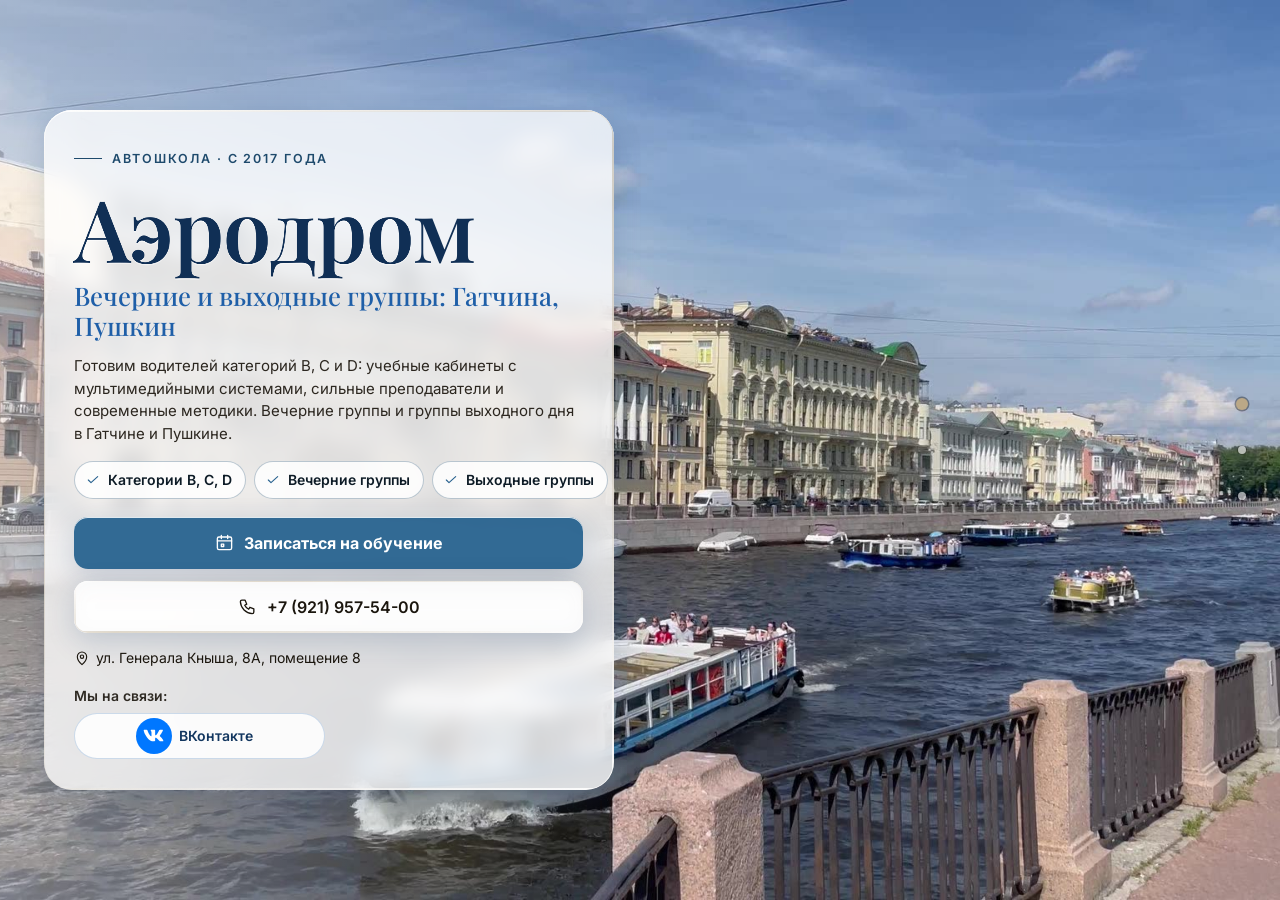
<file: index.html>
<!DOCTYPE html>
<html lang="ru" data-theme="light">
<head>
<meta charset="utf-8">
<meta name="viewport" content="width=device-width, initial-scale=1, viewport-fit=cover">
<title>Автошкола «Аэродром» — права категорий B, C, D в Гатчине и Пушкине</title>
<meta name="description" content="Автошкола «Аэродром»: Гатчина, ул. Генерала Кныша, 8А, и Пушкин, ул. Новодеревенская, 4. Категории B, C, D, вечерние группы и выходные. Категория B — от 45 000 ₽. Телефон +7 (921) 957-54-00.">
<meta name="robots" content="noindex, nofollow, noarchive">
<meta name="geo.region" content="RU-SPE">
<meta name="geo.placename" content="Санкт-Петербург">
<meta name="geo.position" content="59.8944504;30.4585142">
<meta name="ICBM" content="59.8944504, 30.4585142">
<meta property="og:type" content="website">
<meta property="og:locale" content="ru_RU">
<meta property="og:site_name" content="Автошкола «Аэродром»">
<meta property="og:title" content="Автошкола «Аэродром» — права категорий B, C, D в Гатчине и Пушкине">
<meta property="og:description" content="Автошкола «Аэродром»: Гатчина, ул. Генерала Кныша, 8А, и Пушкин, ул. Новодеревенская, 4. Категории B, C, D, вечерние группы и выходные. Категория B — от 45 000 ₽. Телефон +7 (921) 957-54-00.">
<meta name="twitter:card" content="summary_large_image">
<meta name="twitter:title" content="Автошкола «Аэродром» — права категорий B, C, D в Гатчине и Пушкине">
<meta name="twitter:description" content="Автошкола «Аэродром»: Гатчина, ул. Генерала Кныша, 8А, и Пушкин, ул. Новодеревенская, 4. Категории B, C, D, вечерние группы и выходные. Категория B — от 45 000 ₽. Телефон +7 (921) 957-54-00.">
<meta name="theme-color" content="#f0f8fe">
<link rel="icon" href="data:image/svg+xml,%3Csvg%20xmlns%3D%22http%3A//www.w3.org/2000/svg%22%20viewBox%3D%220%200%2064%2064%22%3E%3Crect%20width%3D%2264%22%20height%3D%2264%22%20rx%3D%2214%22%20fill%3D%22%231f5fa8%22/%3E%3Ccircle%20cx%3D%2232%22%20cy%3D%2232%22%20r%3D%2217%22%20fill%3D%22none%22%20stroke%3D%22%23fff%22%20stroke-width%3D%225%22/%3E%3Ccircle%20cx%3D%2232%22%20cy%3D%2232%22%20r%3D%225%22%20fill%3D%22%23ffc54d%22/%3E%3C/svg%3E">
<script>document.documentElement.classList.add('js');try{var _i=parseInt(localStorage.getItem('nb_fs2'),10),_f=[1,1.15,1.3,1.5][_i];if(_f)document.documentElement.style.setProperty('--fs',_f)}catch(e){}</script>
<style id="hero-timing">:root{--hero-d:1.2s}</style>
<link rel="preload" as="image" href="img/hero-poster.jpg" fetchpriority="high">
<!-- шрифты лежат внутри сайта: Google Fonts у российской аудитории режется -->
<style>
@font-face{font-family:'Inter';font-style:normal;font-weight:400;font-display:swap;src:url(assets/fonts/inter-400-cyrillic-ext.woff2) format('woff2');unicode-range:U+0460-052F, U+1C80-1C8A, U+20B4, U+2DE0-2DFF, U+A640-A69F, U+FE2E-FE2F}
@font-face{font-family:'Inter';font-style:normal;font-weight:400;font-display:swap;src:url(assets/fonts/inter-400-cyrillic.woff2) format('woff2');unicode-range:U+0301, U+0400-045F, U+0490-0491, U+04B0-04B1, U+2116}
@font-face{font-family:'Inter';font-style:normal;font-weight:400;font-display:swap;src:url(assets/fonts/inter-400-latin-ext.woff2) format('woff2');unicode-range:U+0100-02BA, U+02BD-02C5, U+02C7-02CC, U+02CE-02D7, U+02DD-02FF, U+0304, U+0308, U+0329, U+1D00-1DBF, U+1E00-1E9F, U+1EF2-1EFF, U+2020, U+20A0-20AB, U+20AD-20C0, U+2113, U+2C60-2C7F, U+A720-A7FF}
@font-face{font-family:'Inter';font-style:normal;font-weight:400;font-display:swap;src:url(assets/fonts/inter-400-latin.woff2) format('woff2');unicode-range:U+0000-00FF, U+0131, U+0152-0153, U+02BB-02BC, U+02C6, U+02DA, U+02DC, U+0304, U+0308, U+0329, U+2000-206F, U+20AC, U+2122, U+2191, U+2193, U+2212, U+2215, U+FEFF, U+FFFD}
@font-face{font-family:'Inter';font-style:normal;font-weight:500;font-display:swap;src:url(assets/fonts/inter-500-cyrillic-ext.woff2) format('woff2');unicode-range:U+0460-052F, U+1C80-1C8A, U+20B4, U+2DE0-2DFF, U+A640-A69F, U+FE2E-FE2F}
@font-face{font-family:'Inter';font-style:normal;font-weight:500;font-display:swap;src:url(assets/fonts/inter-500-cyrillic.woff2) format('woff2');unicode-range:U+0301, U+0400-045F, U+0490-0491, U+04B0-04B1, U+2116}
@font-face{font-family:'Inter';font-style:normal;font-weight:500;font-display:swap;src:url(assets/fonts/inter-500-latin-ext.woff2) format('woff2');unicode-range:U+0100-02BA, U+02BD-02C5, U+02C7-02CC, U+02CE-02D7, U+02DD-02FF, U+0304, U+0308, U+0329, U+1D00-1DBF, U+1E00-1E9F, U+1EF2-1EFF, U+2020, U+20A0-20AB, U+20AD-20C0, U+2113, U+2C60-2C7F, U+A720-A7FF}
@font-face{font-family:'Inter';font-style:normal;font-weight:500;font-display:swap;src:url(assets/fonts/inter-500-latin.woff2) format('woff2');unicode-range:U+0000-00FF, U+0131, U+0152-0153, U+02BB-02BC, U+02C6, U+02DA, U+02DC, U+0304, U+0308, U+0329, U+2000-206F, U+20AC, U+2122, U+2191, U+2193, U+2212, U+2215, U+FEFF, U+FFFD}
@font-face{font-family:'Inter';font-style:normal;font-weight:600;font-display:swap;src:url(assets/fonts/inter-600-cyrillic-ext.woff2) format('woff2');unicode-range:U+0460-052F, U+1C80-1C8A, U+20B4, U+2DE0-2DFF, U+A640-A69F, U+FE2E-FE2F}
@font-face{font-family:'Inter';font-style:normal;font-weight:600;font-display:swap;src:url(assets/fonts/inter-600-cyrillic.woff2) format('woff2');unicode-range:U+0301, U+0400-045F, U+0490-0491, U+04B0-04B1, U+2116}
@font-face{font-family:'Inter';font-style:normal;font-weight:600;font-display:swap;src:url(assets/fonts/inter-600-latin-ext.woff2) format('woff2');unicode-range:U+0100-02BA, U+02BD-02C5, U+02C7-02CC, U+02CE-02D7, U+02DD-02FF, U+0304, U+0308, U+0329, U+1D00-1DBF, U+1E00-1E9F, U+1EF2-1EFF, U+2020, U+20A0-20AB, U+20AD-20C0, U+2113, U+2C60-2C7F, U+A720-A7FF}
@font-face{font-family:'Inter';font-style:normal;font-weight:600;font-display:swap;src:url(assets/fonts/inter-600-latin.woff2) format('woff2');unicode-range:U+0000-00FF, U+0131, U+0152-0153, U+02BB-02BC, U+02C6, U+02DA, U+02DC, U+0304, U+0308, U+0329, U+2000-206F, U+20AC, U+2122, U+2191, U+2193, U+2212, U+2215, U+FEFF, U+FFFD}
@font-face{font-family:'Inter';font-style:normal;font-weight:700;font-display:swap;src:url(assets/fonts/inter-700-cyrillic-ext.woff2) format('woff2');unicode-range:U+0460-052F, U+1C80-1C8A, U+20B4, U+2DE0-2DFF, U+A640-A69F, U+FE2E-FE2F}
@font-face{font-family:'Inter';font-style:normal;font-weight:700;font-display:swap;src:url(assets/fonts/inter-700-cyrillic.woff2) format('woff2');unicode-range:U+0301, U+0400-045F, U+0490-0491, U+04B0-04B1, U+2116}
@font-face{font-family:'Inter';font-style:normal;font-weight:700;font-display:swap;src:url(assets/fonts/inter-700-latin-ext.woff2) format('woff2');unicode-range:U+0100-02BA, U+02BD-02C5, U+02C7-02CC, U+02CE-02D7, U+02DD-02FF, U+0304, U+0308, U+0329, U+1D00-1DBF, U+1E00-1E9F, U+1EF2-1EFF, U+2020, U+20A0-20AB, U+20AD-20C0, U+2113, U+2C60-2C7F, U+A720-A7FF}
@font-face{font-family:'Inter';font-style:normal;font-weight:700;font-display:swap;src:url(assets/fonts/inter-700-latin.woff2) format('woff2');unicode-range:U+0000-00FF, U+0131, U+0152-0153, U+02BB-02BC, U+02C6, U+02DA, U+02DC, U+0304, U+0308, U+0329, U+2000-206F, U+20AC, U+2122, U+2191, U+2193, U+2212, U+2215, U+FEFF, U+FFFD}
@font-face{font-family:'Playfair Display';font-style:normal;font-weight:500;font-display:swap;src:url(assets/fonts/playfair-display-500-cyrillic.woff2) format('woff2');unicode-range:U+0301, U+0400-045F, U+0490-0491, U+04B0-04B1, U+2116}
@font-face{font-family:'Playfair Display';font-style:normal;font-weight:500;font-display:swap;src:url(assets/fonts/playfair-display-500-latin-ext.woff2) format('woff2');unicode-range:U+0100-02BA, U+02BD-02C5, U+02C7-02CC, U+02CE-02D7, U+02DD-02FF, U+0304, U+0308, U+0329, U+1D00-1DBF, U+1E00-1E9F, U+1EF2-1EFF, U+2020, U+20A0-20AB, U+20AD-20C0, U+2113, U+2C60-2C7F, U+A720-A7FF}
@font-face{font-family:'Playfair Display';font-style:normal;font-weight:500;font-display:swap;src:url(assets/fonts/playfair-display-500-latin.woff2) format('woff2');unicode-range:U+0000-00FF, U+0131, U+0152-0153, U+02BB-02BC, U+02C6, U+02DA, U+02DC, U+0304, U+0308, U+0329, U+2000-206F, U+20AC, U+2122, U+2191, U+2193, U+2212, U+2215, U+FEFF, U+FFFD}
@font-face{font-family:'Playfair Display';font-style:normal;font-weight:600;font-display:swap;src:url(assets/fonts/playfair-display-600-cyrillic.woff2) format('woff2');unicode-range:U+0301, U+0400-045F, U+0490-0491, U+04B0-04B1, U+2116}
@font-face{font-family:'Playfair Display';font-style:normal;font-weight:600;font-display:swap;src:url(assets/fonts/playfair-display-600-latin-ext.woff2) format('woff2');unicode-range:U+0100-02BA, U+02BD-02C5, U+02C7-02CC, U+02CE-02D7, U+02DD-02FF, U+0304, U+0308, U+0329, U+1D00-1DBF, U+1E00-1E9F, U+1EF2-1EFF, U+2020, U+20A0-20AB, U+20AD-20C0, U+2113, U+2C60-2C7F, U+A720-A7FF}
@font-face{font-family:'Playfair Display';font-style:normal;font-weight:600;font-display:swap;src:url(assets/fonts/playfair-display-600-latin.woff2) format('woff2');unicode-range:U+0000-00FF, U+0131, U+0152-0153, U+02BB-02BC, U+02C6, U+02DA, U+02DC, U+0304, U+0308, U+0329, U+2000-206F, U+20AC, U+2122, U+2191, U+2193, U+2212, U+2215, U+FEFF, U+FFFD}
/* ===== Notary site — generator stylesheet (light warm base, dark theme by toggle) ===== */
:root{
  --p100:#665230; --p90:#97825e; --p80:#bba887; --p70:#c2b9a9; --p50:#dad5ce; --p40:#e0dedb;
  --p30:#eeece9; --p20:#f1f1f0; --p10:#f8f8f8; --n100:#0e0f11; --n90:#3c404b; --n10:#fff;

  --bg:var(--p10); --bg2:var(--p20); --bg3:var(--p30); --card:var(--n10); --text:var(--n100); --muted:var(--n90);
  --line:var(--p50); --line2:var(--p40); --accent:var(--p90); --accent-d:var(--p100); --accent-l:var(--p80); --accent-soft:var(--p30);
  --on-accent:#fff; --shadow:0 1px 10px rgba(51,51,51,.10); --shadow-lg:0 12px 40px rgba(30,24,10,.14);
  --hero-ov1:rgba(14,15,17,.72); --hero-ov2:rgba(14,15,17,.30); --sec-ov:rgba(248,248,248,.72);
  --ok:#2e8b57; --bad:#b4453b;
  /* те же цвета составляющими: rgba() понимают все браузеры, color-mix() — нет */
  --bg-rgb:248,248,248; --card-rgb:255,255,255; --accent-rgb:151,130,94; --ok-rgb:46,139,87;

  --zc:var(--fs); --fs:1; --vwu:calc(1vw / var(--fs)); --vhu:calc(1vh / var(--fs));   /* масштаб текста (А−/А+) и «честные» vw/vh под ним */
  --hdr-h:68px; --bar-h:70px; --vh:calc(100*var(--vhu)); --gap:24px; --radius:14px; --radius-s:10px;
  --font:"Inter",Tahoma,Arial,sans-serif; --serif:"Playfair Display",Georgia,"Times New Roman",serif;
  --ease:cubic-bezier(.65,.05,.36,1); --speed:520ms;
}
html[data-theme="dark"]{
  --bg:#17150f; --bg2:#1d1a13; --bg3:#252117; --card:#221e15; --text:#f1ebdf; --muted:#b9ae98;
  --line:#3a3325; --line2:#2f2a1e; --accent:#c9b17f; --accent-d:#e0cf9f; --accent-l:#8d7b58; --accent-soft:#2a251a;
  --on-accent:#17150f; --shadow:0 1px 12px rgba(0,0,0,.45); --shadow-lg:0 14px 40px rgba(0,0,0,.55);
  --hero-ov1:rgba(10,9,6,.80); --hero-ov2:rgba(10,9,6,.40); --sec-ov:rgba(16,15,12,.76);
  --bg-rgb:23,21,15; --card-rgb:34,30,21; --accent-rgb:201,177,127;
}

*,*::before,*::after{box-sizing:border-box}
/* А−/А+: весь сайт — шапка, плашки, меню, формы, окна — растёт пропорционально, как при увеличении масштаба в браузере */
html{-webkit-text-size-adjust:100%;scroll-behavior:auto;zoom:var(--fs,1)}
html,body{height:100%;margin:0;overflow:hidden;background:var(--bg);color:var(--text);
  font-family:var(--font);font-size:16px;line-height:1.55;-webkit-font-smoothing:antialiased}
body{overscroll-behavior:none;position:relative}
a{color:inherit;text-decoration:none}
img{display:block;max-width:100%}
button{font:inherit;color:inherit;background:none;border:0;padding:0;cursor:pointer}
input,select,textarea{font:inherit;color:inherit}
h1,h2,h3,h4,p{margin:0}
ul{margin:0;padding:0;list-style:none}
svg{display:block}
.ico{width:22px;height:22px;stroke:currentColor;fill:none;stroke-width:1.7;stroke-linecap:round;stroke-linejoin:round;flex:none}
.vh{position:absolute!important;width:1px;height:1px;overflow:hidden;clip:rect(0 0 0 0);white-space:nowrap}

/* ---------- typography helpers ---------- */
.kicker{display:inline-flex;align-items:center;gap:10px;font-size:13px;font-weight:600;letter-spacing:.14em;text-transform:uppercase;color:var(--accent)}
.kicker::before{content:"";width:28px;height:1px;background:var(--accent)}
.h2{font-size:clamp(26px,calc(3.2*var(--vwu,1vw)),40px);font-weight:600;letter-spacing:-.02em;line-height:1.12;margin-top:10px}
.lead{color:var(--muted);font-size:17px;max-width:640px;margin-top:12px}
.sec-head{margin-bottom:28px}
#contacts .sec-head{margin-bottom:18px}

/* ---------- buttons ---------- */
.btn{display:inline-flex;align-items:center;justify-content:center;gap:10px;min-height:48px;padding:0 22px;border-radius:999px;
  font-weight:600;font-size:15px;line-height:1;border:1.5px solid transparent;transition:background .25s,color .25s,border-color .25s,transform .2s,box-shadow .25s;white-space:nowrap}
.btn:active{transform:translateY(1px)}
.btn-primary{background:var(--accent-d);color:var(--on-accent);border-color:var(--accent-d)}
.btn-primary:hover{background:var(--accent);border-color:var(--accent);color:#fff}
html[data-theme="dark"] .btn-primary:hover{color:#17150f}
.btn-ghost{border-color:var(--line);color:var(--text);background:var(--card)}
.btn-ghost:hover{border-color:var(--accent);color:var(--accent-d)}
.btn-light{background:rgba(255,255,255,.14);color:#fff;border-color:rgba(255,255,255,.55);backdrop-filter:blur(6px)}
.btn-light:hover{background:#fff;color:var(--n100)}
.btn-white{background:#fff;color:var(--n100);border-color:#fff}
.btn-white:hover{background:var(--p30);border-color:var(--p30)}
.btn .ico{width:18px;height:18px}
.btn-sm{min-height:44px;padding:0 16px;font-size:14px}

/* ---------- header ---------- */
.hdr{position:fixed;top:0;left:0;right:0;height:var(--hdr-h);z-index:200;display:flex;align-items:center;
  zoom:calc(1 / var(--zc,1)); --vwu:1vw; --vhu:1vh;   /* А−/А+ шапку не трогают: она всегда как при 100 % (страница в zoom, шапка — встречный zoom) */
  background:rgba(var(--bg-rgb),.88);backdrop-filter:blur(12px);-webkit-backdrop-filter:blur(12px);
  border-bottom:1px solid var(--line2);transition:background .3s}
.hdr-in{width:100%;max-width:1280px;margin:0 auto;padding:0 28px;display:flex;align-items:center;gap:24px}
.brand{display:flex;align-items:center;gap:12px;min-width:0;min-height:44px}
.mono-img{object-fit:contain;background:#fff;padding:2px;box-sizing:border-box}
.mono{width:42px;height:42px;border-radius:12px;background:var(--accent-d);color:var(--on-accent);display:grid;place-items:center;
  font-family:var(--serif);font-size:20px;font-weight:600;flex:none;letter-spacing:.02em}
.brand-t{display:flex;flex-direction:column;line-height:1.15;min-width:0}
.brand-n{font-weight:600;font-size:15px;white-space:nowrap;overflow:hidden;text-overflow:ellipsis}
.brand-s{font-size:13px;color:var(--muted);white-space:nowrap;overflow:hidden;text-overflow:ellipsis}
.nav{display:flex;align-items:center;gap:4px;margin-left:auto}
.nav > li{position:relative}
.nav-a{display:inline-flex;align-items:center;gap:6px;min-height:44px;padding:10px 12px;border-radius:8px;font-size:14px;font-weight:500;color:var(--text);opacity:.8;transition:opacity .2s,background .2s}
.nav-a:hover,.nav-a.cur,.nav > li.open > .nav-a{opacity:1;background:var(--bg3)}
.nav-a .chev{width:14px;height:14px;transition:transform .25s}
.nav > li.open > .nav-a .chev{transform:rotate(180deg)}
.hdr-tools{display:flex;align-items:center;gap:6px;margin-left:8px}
.tool{width:44px;height:44px;border-radius:10px;display:grid;place-items:center;color:var(--text);opacity:.8;transition:background .2s,opacity .2s}
.tool:hover{background:var(--bg3);opacity:1}
.tool .ico{width:20px;height:20px}
.tool-lang{width:auto;padding:0 10px;gap:6px;font-size:13px;font-weight:600;letter-spacing:.04em;display:flex;align-items:center}
.lang-wrap{position:relative}
.lang-dd{position:absolute;right:0;top:calc(100% + 8px);background:var(--card);border:1px solid var(--line);border-radius:12px;box-shadow:var(--shadow-lg);
  padding:6px;min-width:190px;display:none;z-index:210}
.lang-wrap.open .lang-dd{display:block}
.lang-dd button,.lang-dd a{display:flex;width:100%;align-items:center;gap:10px;min-height:44px;padding:9px 12px;border-radius:8px;font-size:14px;text-align:left}
.lang-dd button:hover,.lang-dd a:hover{background:var(--bg3)}
.lang-dd button.cur,.lang-dd a.cur{color:var(--accent-d);font-weight:600}
.lang-dd b{font-size:13px;letter-spacing:.08em;width:26px;color:var(--muted)}
.hdr-book{margin-left:4px}
.burger{display:none}
.moon,.sun{display:none}
html[data-theme="dark"] .sun{display:block}
html:not([data-theme="dark"]) .moon{display:block}

/* mega menu */
.mega{position:absolute;left:50%;top:calc(100% + 10px);transform:translateX(-50%);width:min(980px,calc(calc(100*var(--vwu,1vw)) - 40px));
  background:var(--card);border:1px solid var(--line);border-radius:16px;box-shadow:var(--shadow-lg);padding:20px;display:none;z-index:210}
.nav > li.open > .mega{display:block}
.mega-head{display:flex;justify-content:space-between;align-items:baseline;gap:16px;padding:0 6px 14px;border-bottom:1px solid var(--line2);margin-bottom:12px}
.mega-head b{font-size:14px}
.mega-head span{font-size:13px;color:var(--muted)}
.mega-grid{display:grid;grid-template-columns:repeat(2,1fr);gap:4px}
.mega-it{display:flex;gap:12px;align-items:flex-start;padding:10px 12px;border-radius:10px;text-align:left;width:100%;transition:background .2s}
.mega-it:hover{background:var(--bg3)}
.mega-it .cic{width:38px;height:38px;border-radius:10px;background:var(--accent-soft);color:var(--accent-d);display:grid;place-items:center;flex:none}
.mega-it .cic .ico{width:20px;height:20px}
.mega-it b{display:block;font-size:14px;font-weight:600}
.mega-it small{display:block;font-size:13px;color:var(--muted);line-height:1.35;margin-top:2px}
.mega-it em{font-style:normal;font-size:13px;color:var(--accent);margin-top:3px;display:block}

/* mobile menu */
.mmenu{position:fixed;top:calc(var(--hdr-h) / var(--zc,1));left:0;right:0;bottom:var(--bar-h);z-index:190;background:var(--bg);overflow-y:auto;padding:14px 18px 30px;display:none}
.mmenu.open{display:block}
.mmenu a,.mmenu .macc > button{display:flex;align-items:center;justify-content:space-between;width:100%;padding:14px 6px;border-bottom:1px solid var(--line2);font-size:17px;font-weight:500;text-align:left}
.mmenu .macc > button .chev{width:18px;height:18px;transition:transform .25s}
.mmenu .macc.open > button .chev{transform:rotate(180deg)}
.mmenu .macc-list{display:none;padding:4px 0 8px}
.mmenu .macc.open .macc-list{display:block}
.mmenu .macc-list button{display:flex;align-items:center;gap:12px;width:100%;padding:11px 8px;border-radius:10px;text-align:left;font-size:15px}
.mmenu .macc-list button:hover{background:var(--bg3)}
.mmenu .macc-list .cic{width:32px;height:32px;border-radius:8px;background:var(--accent-soft);color:var(--accent-d);display:grid;place-items:center;flex:none}
.mmenu .macc-list .cic .ico{width:17px;height:17px}
.mmenu-foot{display:flex;flex-wrap:wrap;gap:8px;margin-top:18px}
.mmenu-foot .btn{flex:1}

/* ---------- full-page scroller ---------- */
.fp{position:relative;width:100%;height:var(--vh);overflow:hidden}
.fp-track{will-change:transform;transition:transform var(--speed) var(--ease)}
.fp-track.no-anim{transition:none}
.sec{position:relative;height:var(--vh);width:100%;overflow:hidden}
.sec-scroll{height:100%;overflow-y:auto;overflow-x:hidden;display:flex;flex-direction:column;
  padding:calc(var(--hdr-h) / var(--zc,1) + 20px) 28px calc(var(--bar-h) + 96px);-webkit-overflow-scrolling:touch;scrollbar-width:thin;scrollbar-color:var(--line) transparent}
.wrap{margin:auto;width:100%;max-width:1180px}
.sec-alt{background:var(--bg2)}

/* reveal animation */
.rv{opacity:0;transform:translateY(18px);transition:opacity .7s ease,transform .7s ease;transition-delay:calc(var(--i,0) * 90ms)}
.sec.active .rv{opacity:1;transform:none}

/* side dots */
.dots{position:fixed;right:16px;top:50%;transform:translateY(-50%);z-index:150;display:flex;flex-direction:column;gap:2px}
.dots button{position:relative;width:44px;height:44px;display:grid;place-items:center}
.dots button::after{content:"";width:8px;height:8px;border-radius:50%;background:var(--muted);opacity:.45;transition:transform .25s,opacity .25s,background .25s}
.dots button:hover::after{opacity:.9}
.dots button.cur::after{background:var(--accent);opacity:1;transform:scale(1.5)}
.dots button span{position:absolute;right:32px;top:50%;transform:translateY(-50%) translateX(6px);background:var(--n100);color:#fff;font-size:13px;
  padding:5px 10px;border-radius:6px;white-space:nowrap;opacity:0;pointer-events:none;transition:opacity .2s,transform .2s}
.dots button:hover span{opacity:1;transform:translateY(-50%)}
.sec-hero ~ .dots{color:#fff}
body[data-sec="0"] .dots button::after{background:#fff}
body[data-sec="0"] .dots button.cur::after{background:var(--p80)}

.sec:not(.sec-hero) .sec-scroll{position:relative;z-index:1}

.status{display:inline-flex;align-items:center;gap:8px;padding:8px 14px 8px 10px;border-radius:999px;background:rgba(255,255,255,.12);border:1px solid rgba(255,255,255,.28);font-size:13px;backdrop-filter:blur(6px)}
.status i{width:9px;height:9px;border-radius:50%;background:#7bd389;box-shadow:0 0 0 3px rgba(123,211,137,.28)}
.status.closed i{background:#f08a7e;box-shadow:0 0 0 3px rgba(240,138,126,.28)}
.status.soon i{background:#f0c674;box-shadow:0 0 0 3px rgba(240,198,116,.28)}
.status span{opacity:.85}
.addr-link{display:inline-flex;align-items:center;gap:6px;border-bottom:1px solid currentColor;padding:13px 0 14px;margin:-13px 0 -14px;transition:color .2s}
.addr-link:hover{color:var(--accent)}
.addr-link .ico{width:16px;height:16px}

/* ---------- services ---------- */
.svc-grid{display:grid;grid-template-columns:repeat(5,1fr);gap:14px}
.svc{display:flex;flex-direction:column;align-items:flex-start;gap:10px;padding:18px 16px 16px;border-radius:var(--radius);background:var(--card);border:1px solid var(--line2);
  text-align:left;min-height:170px;transition:transform .25s,box-shadow .25s,border-color .25s;position:relative}
.svc:hover{transform:translateY(-3px);box-shadow:var(--shadow-lg);border-color:var(--accent-l)}
.svc .cic{width:44px;height:44px;border-radius:12px;background:var(--accent-soft);color:var(--accent-d);display:grid;place-items:center}
.svc b{font-size:15px;font-weight:600;line-height:1.3}
.svc small{font-size:13px;color:var(--muted);line-height:1.35}
.svc em{font-style:normal;font-size:13px;color:var(--accent);margin-top:auto;padding-top:6px;display:inline-flex;align-items:center;gap:4px}
.svc em .ico{width:12px;height:12px}

/* ---------- about ---------- */
.about{display:grid;grid-template-columns:1.15fr .85fr;gap:48px;align-items:start}
.about-txt p{color:var(--muted);margin-top:14px;font-size:16px}
.about-txt p:first-of-type{color:var(--text)}
.quote{margin-top:22px;padding:16px 20px;border-left:3px solid var(--accent);background:var(--card);border-radius:0 12px 12px 0;font-family:var(--serif);font-size:18px;line-height:1.45;color:var(--text)}
.creds{display:grid;gap:10px}
.cred{display:flex;gap:14px;align-items:center;padding:14px 16px;border-radius:12px;background:var(--card);border:1px solid var(--line2)}
.cred .cic{width:40px;height:40px;border-radius:10px;background:var(--accent-soft);color:var(--accent-d);display:grid;place-items:center;flex:none}
.cred .cic .ico{width:20px;height:20px}
.cred small{display:block;font-size:13px;color:var(--muted);text-transform:uppercase;letter-spacing:.06em}
.cred b{display:block;font-size:15px;font-weight:600;line-height:1.3}
.chips{display:flex;flex-wrap:wrap;gap:8px;margin-top:16px}
.chips li{padding:8px 14px;border-radius:999px;border:1px solid var(--accent-l);color:var(--accent-d);font-size:13.5px;font-weight:500;background:var(--card)}
.strong-lbl{margin-top:22px;font-size:13px;text-transform:uppercase;letter-spacing:.1em;color:var(--muted)}

/* ---------- how ---------- */
.steps{display:grid;grid-template-columns:repeat(5,1fr);gap:16px;position:relative;margin-top:14px}
.steps::before{content:"";position:absolute;left:8%;right:8%;top:30px;height:1px;background:var(--line)}
.step{position:relative;padding:0 8px}
.step-n{width:60px;height:60px;border-radius:50%;background:var(--card);border:1.5px solid var(--accent-l);color:var(--accent-d);display:grid;place-items:center;
  font-family:var(--serif);font-size:24px;font-weight:600;position:relative;z-index:1;transition:background .4s,color .4s}
.sec.active .step-n{animation:pop .6s var(--ease) both;animation-delay:calc(var(--i) * 140ms + 150ms)}
@keyframes pop{0%{transform:scale(.6);opacity:0}60%{transform:scale(1.08);opacity:1}100%{transform:scale(1)}}
.step b{display:block;margin-top:16px;font-size:17px;font-weight:600}
.step p{color:var(--muted);font-size:14.5px;margin-top:6px}

/* ---------- reviews ---------- */
.reviews{display:grid;grid-template-columns:300px 1fr;gap:28px;align-items:start}
.rsum{background:var(--card);border:1px solid var(--line2);border-radius:var(--radius);padding:26px 24px;text-align:center}
.rsum .big{font-family:var(--serif);font-size:64px;line-height:1;font-weight:500;color:var(--accent-d)}
.stars{display:inline-flex;gap:3px;--fill:100%}
.stars svg{width:20px;height:20px}
.stars .st{fill:var(--line);stroke:none}
.stars .st.on{fill:#e7b73b}
.stars .st.half{fill:url(#halfgrad)}
.rsum .stars{margin-top:8px}
.rsum p{color:var(--muted);font-size:13.5px;margin-top:10px;line-height:1.4}
.rsum .btn{margin-top:16px;width:100%}
.rsum .gis{display:block;margin:10px 0 -14px;padding:14px 0;font-size:13px;color:var(--accent-d);text-decoration:underline;text-underline-offset:3px}
.rgrid{display:grid;grid-template-columns:repeat(2,1fr);gap:14px}
.rev{background:var(--card);border:1px solid var(--line2);border-radius:var(--radius);padding:20px;display:flex;flex-direction:column;gap:10px}
.rev .stars svg{width:15px;height:15px}
.rev p{font-size:14.5px;line-height:1.5;flex:1}
.rev p::before{content:"“";font-family:var(--serif);color:var(--accent);font-size:22px;line-height:0;margin-right:4px;vertical-align:-6px}
.rev-meta{display:flex;flex-wrap:wrap;justify-content:space-between;gap:4px 10px;align-items:baseline;font-size:13px;color:var(--muted)}
.rev-meta b{color:var(--text);font-weight:600}
.rev-src{display:inline-flex;align-items:center;gap:5px;white-space:nowrap;margin-left:auto}
.rev-src i{width:6px;height:6px;border-radius:50%;background:var(--accent)}
.rev-sample{color:var(--muted);font-style:italic;opacity:.85}
.rev-real{color:var(--accent-d);font-weight:600}
.rev-real i{background:var(--ok)}
.rev-is-real{border-color:var(--accent-l)}
.demo-note{margin-top:14px;max-width:760px;font-size:13.5px;line-height:1.45;color:var(--muted);background:var(--accent-soft);
  border-left:3px solid var(--accent);border-radius:0 8px 8px 0;padding:8px 12px}
.rnote{margin-top:14px;font-size:13px;color:var(--muted)}

/* ---------- faq ---------- */
.faq{display:grid;grid-template-columns:1fr 1fr;gap:0 32px;align-items:start}
.faq-col{display:flex;flex-direction:column}
.fq{border-bottom:1px solid var(--line)}
.fq > button{display:flex;width:100%;align-items:center;justify-content:space-between;gap:16px;min-height:44px;padding:16px 4px;text-align:left;font-weight:600;font-size:15.5px;line-height:1.35}
.fq > button .pl{width:26px;height:26px;border-radius:50%;border:1px solid var(--line);display:grid;place-items:center;flex:none;color:var(--accent-d);transition:transform .3s,background .3s}
.fq > button .pl .ico{width:14px;height:14px}
.fq.open > button .pl{transform:rotate(45deg);background:var(--accent-soft)}
.fq-a{display:grid;grid-template-rows:0fr;transition:grid-template-rows .35s var(--ease)}
.fq.open .fq-a{grid-template-rows:1fr}
.fq-a > div{overflow:hidden}
.fq-a p{color:var(--muted);font-size:14.5px;padding:0 4px 16px;line-height:1.55}
.fq-a .faq-note{font-size:13px;color:var(--accent-d);padding-bottom:6px}
.fq-a .faq-note:empty{display:none}

/* ---------- contacts ---------- */
.contacts{display:grid;grid-template-columns:1fr 1.05fr 1fr;gap:18px;align-items:stretch}
.contacts .cbox{padding:16px 18px}
.cbox{background:var(--card);border:1px solid var(--line2);border-radius:var(--radius);padding:20px}
.cl{display:grid;gap:12px}
.cl li{display:flex;gap:12px;align-items:flex-start}
.cl .cic{width:36px;height:36px;border-radius:10px;background:var(--accent-soft);color:var(--accent-d);display:grid;place-items:center;flex:none}
.cl .cic .ico{width:18px;height:18px}
.cl small{display:block;font-size:13px;color:var(--muted);text-transform:uppercase;letter-spacing:.06em}
.cl b{display:block;font-weight:500;font-size:15px;line-height:1.4}
.cl a.tel,.cl a.mail{display:block;padding:14px 0;margin:-14px 0}
.cl a.tel:hover,.cl a.mail:hover{color:var(--accent-d)}
.hours-link{display:inline-block;font-size:13px;color:var(--accent-d);text-decoration:underline;text-underline-offset:3px;padding:14px 0;margin:-14px 0}
.cl .msgs{display:flex;gap:8px;margin-top:4px;flex-wrap:wrap}
.cl .msgs a{display:inline-flex;align-items:center;gap:6px;padding:6px 10px;border-radius:8px;border:1px solid var(--line);font-size:13px;min-height:44px}
.cl .msgs a .ico{width:16px;height:16px}
.mapbox{display:flex;flex-direction:column;gap:12px;padding:12px}
.map{flex:1;min-height:280px;border-radius:10px;overflow:hidden;border:1px solid var(--line);background:var(--bg3);position:relative}
.map iframe{width:100%;height:100%;border:0;position:absolute;inset:0}
.map-actions{display:flex;gap:8px;flex-wrap:wrap}
.map-actions .btn{flex:1;min-height:44px;font-size:14px;padding:0 12px}

/* form */
.form h3{font-size:19px;font-weight:600}
.form .fdesc{color:var(--muted);font-size:13.5px;margin-top:6px}
.fg{display:grid;gap:8px;margin-top:12px}
.f2{display:grid;grid-template-columns:1fr 1fr;gap:10px}
.fld{display:flex;flex-direction:column;gap:4px}
.fld label{font-size:13px;color:var(--muted);font-weight:500}
.fld input,.fld select,.fld textarea{width:100%;background:var(--bg);border:1px solid var(--line);border-radius:10px;padding:8px 12px;font-size:14px;transition:border-color .2s,box-shadow .2s;min-height:44px}
.fld textarea{min-height:48px;resize:vertical}
.fld input:focus,.fld select:focus,.fld textarea:focus{outline:0;border-color:var(--accent);box-shadow:0 0 0 3px rgba(var(--accent-rgb),.22)}
.fld.err input,.fld.err select{border-color:var(--bad)}
.ferr{font-size:13px;color:var(--bad);display:none}
.fld.err .ferr{display:block}
.fnote{font-size:13px;color:var(--muted);margin-top:8px;line-height:1.4}
.fok{display:none;margin-top:10px;padding:10px 12px;border-radius:10px;background:rgba(var(--ok-rgb),.12);color:var(--ok);font-size:13.5px}
.fok.show{display:block}

.foot{margin-top:18px;padding-top:12px;padding-left:250px;flex-wrap:nowrap;align-items:flex-start;border-top:1px solid var(--line2);display:flex;justify-content:space-between;gap:16px;flex-wrap:wrap;font-size:13px;color:var(--muted)}
.foot p{max-width:none}
.foot .fl{white-space:nowrap;flex:none}
.foot .fl a{margin-left:14px;padding:14px 0;margin-top:-14px;margin-bottom:-14px;display:inline-block;min-width:44px;text-align:center;text-decoration:underline;text-underline-offset:3px}

/* ---------- bottom bar ---------- */
.bar{position:fixed;inset:auto 0 0;z-index:300;background:var(--card);box-shadow:0 -1px 10px rgba(51,51,51,.1);border-top:1px solid var(--line2);
  padding:6px 0;padding-bottom:calc(6px + env(safe-area-inset-bottom,0px))}
.bar-in{display:flex;justify-content:space-around;align-items:center;max-width:1080px;margin:0 auto}
.bi{display:flex;flex-direction:column;align-items:center;gap:5px;padding:8px 24px;border-radius:10px;font-size:13.5px;line-height:1;color:var(--text);opacity:.65;
  transition:opacity .3s,background .3s,color .3s;flex:1;max-width:190px;min-width:0}
.bi span{white-space:nowrap;max-width:100%;overflow:hidden;text-overflow:ellipsis}
.bi .ico{width:24px;height:24px}
.bi:hover{opacity:1;background:var(--bg3)}
.bi.cur{opacity:1;color:var(--accent-d)}


/* ---------- modals ---------- */
.modal{position:fixed;inset:0;z-index:400;background:rgba(14,15,17,.62);display:none;align-items:center;justify-content:center;padding:20px}
.modal.open{display:flex}
.mbox{background:var(--card);color:var(--text);border-radius:18px;width:100%;max-width:560px;max-height:min(calc(86*var(--vhu,1vh)),860px);overflow:auto;padding:26px 26px 22px;position:relative;box-shadow:var(--shadow-lg);
  animation:mup .3s var(--ease)}
@keyframes mup{from{opacity:0;transform:translateY(16px) scale(.98)}to{opacity:1;transform:none}}
.mbox-lg{max-width:760px}
.mclose{position:absolute;top:12px;right:12px;width:44px;height:44px;border-radius:50%;display:grid;place-items:center;color:var(--muted)}
.mclose:hover{background:var(--bg3);color:var(--text)}
.mbox h3{font-size:22px;font-weight:600;padding-right:36px}
.mbox .msub{color:var(--muted);font-size:14px;margin-top:4px}
.hours-t{width:100%;border-collapse:collapse;margin-top:16px;font-size:15px}
.hours-t td{padding:9px 6px;border-bottom:1px solid var(--line2)}
.hours-t td:last-child{text-align:right;font-weight:500;white-space:nowrap}
.hours-t tr.today td{color:var(--accent-d);font-weight:600}
.hours-t tr.today td:first-child::after{content:" · " attr(data-today);font-weight:400;font-size:13px;color:var(--muted)}
.hours-t tr.off td:last-child{color:var(--muted);font-weight:400}
.mnote{margin-top:14px;padding:12px 14px;border-radius:10px;background:var(--bg2);font-size:13.5px;color:var(--muted)}
.mnote b{display:block;color:var(--text);margin-bottom:3px;font-size:13px}
.mcontacts{display:flex;flex-wrap:wrap;gap:8px;margin-top:14px}
.mcontacts a{display:inline-flex;align-items:center;gap:7px;min-height:44px;padding:9px 13px;border-radius:10px;border:1px solid var(--line);font-size:13.5px}
.mcontacts a .ico{width:16px;height:16px}
.mcontacts a:hover{border-color:var(--accent)}
/* способы записи: позвонить, написать на почту, заказать обратный звонок */
.bk-opts{display:grid;gap:10px;margin-top:14px}
.bk-opt{display:flex;align-items:center;gap:14px;min-height:60px;padding:10px 16px;border-radius:14px;border:1px solid var(--line);background:var(--bg3);color:var(--text);font-size:16px;font-weight:600;text-align:left;text-decoration:none;transition:border-color .2s,background .2s}
.bk-opt:hover{border-color:var(--accent);background:var(--accent-soft)}
.bk-opt .ico{width:24px;height:24px;color:var(--accent-d);flex:none}
.bk-opt small{display:block;font-weight:400;font-size:13px;color:var(--muted);margin-top:1px}
.mbox-book{max-width:440px}
/* оплата значками, подпись у общего телефона */
.pay-pills{display:flex;flex-wrap:wrap;gap:6px;margin-top:5px}
.pay-pill{display:inline-flex;align-items:center;gap:6px;padding:4px 11px 4px 9px;border-radius:999px;border:1px solid var(--line);background:var(--bg3);font-size:13px;font-weight:600;line-height:1.3;white-space:nowrap}
.pay-pill .ico{width:15px;height:15px;color:var(--accent-d)}
.pay-pill.pay-logo{background:#fff;border-color:rgba(0,0,0,.12);padding:3px 11px;min-height:28px}
.pay-pill.pay-logo img{display:block;height:17px;width:auto}
.pay-pill.pay-logo img[src$="sbp.svg"]{height:20px}

.brand-t{display:flex;flex-direction:column;justify-content:center;gap:2px;line-height:1.1;min-width:0}
.brand-s{display:block;font-size:10.5px;font-weight:600;letter-spacing:.16em;text-transform:uppercase;color:var(--muted);white-space:nowrap;overflow:visible;text-overflow:clip}
.brand-n{font-size:16px;font-weight:600;white-space:nowrap;overflow:visible;text-overflow:clip}
.nav-a{white-space:nowrap}
#navServices{position:static}
.mega{max-height:calc(calc(100*var(--vhu,1vh)) - var(--hdr-h) - 24px);overflow-y:auto;top:calc(100% + 6px);width:min(980px,calc(calc(100*var(--vwu,1vw)) - 32px))}
@media screen and (max-width:760px){.mega-grid{grid-template-columns:1fr}}
@media screen and (max-width:479px){.brand-t{display:flex}.brand-s{font-size:9px;letter-spacing:.14em}.brand-n{font-size:12.5px;white-space:normal;line-height:1.12}}
.bk-inline{grid-template-columns:repeat(3,1fr);gap:8px}
.bk-inline .bk-opt{flex-direction:column;justify-content:center;gap:5px;min-height:76px;padding:9px 6px;font-size:13.5px;text-align:center;line-height:1.2}
.bk-inline .bk-opt .ico{width:22px;height:22px}
.bk-inline .bk-opt small{display:none}
/* services modal */
.svc-list{margin-top:16px;display:grid;grid-template-columns:1fr 1fr;gap:6px}
.svc-list button{display:flex;gap:10px;align-items:center;width:100%;min-height:44px;text-align:left;padding:10px 12px;border-radius:10px;font-size:14px;line-height:1.35;border:1px solid var(--line2);background:var(--bg)}
.svc-list button:hover{border-color:var(--accent);background:var(--accent-soft)}
.svc-list button .ico{width:16px;height:16px;color:var(--accent);margin-top:2px}
.mhint{font-size:13px;color:var(--muted);margin-top:12px}
.mhead{display:flex;gap:14px;align-items:center;padding-right:36px}
.mhead .cic{width:48px;height:48px;border-radius:12px;background:var(--accent-soft);color:var(--accent-d);display:grid;place-items:center;flex:none}

/* ---------- responsive ---------- */
@media (max-width:1200px){
  .svc-grid{grid-template-columns:repeat(5,1fr)}
  .svc{min-height:160px;padding:14px}
  .svc small{display:none}
}
@media screen and (max-width:991px){
  :root{--hdr-h:62px}
  .nav,.hdr-book{display:none}
  .burger{display:grid}
  .hdr-in{padding:0 18px;gap:12px}
}
@media (max-width:991px){
  :root{--bar-h:64px}
  .sec-scroll{padding:calc(var(--hdr-h) / var(--zc,1) + 16px) 22px calc(var(--bar-h) + 96px)}
  .dots{right:8px;gap:8px}
  .dots button span{display:none}
  .svc-grid{grid-template-columns:repeat(3,1fr);gap:10px}
  .svc{min-height:0}
  .about{grid-template-columns:1fr;gap:22px}
  .steps{grid-template-columns:repeat(5,1fr);gap:10px}
  .step-n{width:48px;height:48px;font-size:20px}
  .step b{font-size:15px}.step p{font-size:13px}
  .reviews{grid-template-columns:1fr;gap:16px}
  .rsum{display:flex;align-items:center;gap:18px;text-align:left;padding:16px 18px}
  .rsum .big{font-size:44px}.rsum .stars{margin:0}.rsum p{margin:0;flex:1}.rsum .btn{margin:0;width:auto}.rsum .gis{display:none}
  .faq{grid-template-columns:1fr;gap:0}
  .contacts{grid-template-columns:1fr 1fr}
  .foot{padding-left:0}
  .contacts .form{grid-column:1 / -1}
  .map{min-height:240px}
  .bi{padding:10px 12px;font-size:13px}
}
@media (max-width:767px){
  :root{--bar-h:62px}
  .h2{font-size:26px}
  .lead{font-size:15px}
  .sec-head{margin-bottom:18px}
  .sec-scroll{padding-left:16px;padding-right:16px}
  .svc-grid{grid-template-columns:repeat(2,1fr);gap:10px}
  .svc{padding:12px;gap:8px}
  .svc .cic{width:36px;height:36px}
  .svc b{font-size:13.5px}
  .svc em{display:none}
  .steps{grid-template-columns:1fr;gap:12px}
  .steps::before{left:24px;right:auto;top:10px;bottom:10px;height:auto;width:1px}
  .step{display:grid;grid-template-columns:48px 1fr;gap:14px;align-items:start;padding:0}
  .step-n{grid-row:1 / span 2}
  .step b{margin-top:10px;grid-column:2}
  .step p{grid-column:2;margin-top:2px}
  .rgrid{display:flex;overflow-x:auto;gap:12px;scroll-snap-type:x mandatory;padding-bottom:8px;margin:0 -16px;padding-left:16px;padding-right:16px;scrollbar-width:none}
  .rgrid::-webkit-scrollbar{display:none}
  .rev{flex:0 0 82%;scroll-snap-align:start}
  .rsum{flex-wrap:wrap;gap:12px}
  .rsum p{flex-basis:100%}
  .contacts{grid-template-columns:1fr;gap:14px}
  .contacts .form{grid-column:auto}
  .cbox{padding:16px}
  .map{min-height:220px}
  .f2{grid-template-columns:1fr}
  .foot{flex-direction:column;gap:8px;padding-left:0}
  .bi{padding:8px 4px;font-size:13px;gap:4px}
  .bi .ico{width:22px;height:22px}
  .sec-scroll{padding-bottom:calc(var(--bar-h) + 66px)}
  .mmenu{padding-bottom:80px}
  .demo-note{font-size:13px;padding:7px 10px}
  .mbox{padding:22px 18px 18px;border-radius:16px}
  .svc-list{grid-template-columns:1fr}
  .dots{right:6px;gap:0}
  .dots button{width:44px;height:44px}
  .dots button::after{width:6px;height:6px}
}
@media screen and (max-width:479px){
  :root{--hdr-h:58px}
  .mono{width:36px;height:36px;font-size:17px;border-radius:10px}
  .brand-n{font-size:14px}
  /* тапы в шапке доведены до 44px (см. .tool ниже) — на самой узкой ширине
     текстовому названию рядом с логотипом уже не хватает места без обрезки,
     поэтому в шапке оставляем только логотип-ссылку */
  .tool{width:44px;height:44px}
  .tool-lang{padding:0 8px;width:auto}
  .tool-lang .ico{display:none}
}
@media (max-width:479px){
  :root{--bar-h:60px}
  .svc{padding:11px 10px}
  .svc b{font-size:13px}
  .bi{padding:6px 2px;font-size:13px;gap:4px;width:100%;max-width:none;letter-spacing:-.01em}
  .bi .ico{width:20px;height:20px}
  .bar{padding:5px 0}
  .cl b{font-size:14px}
}
@media (max-height:640px) and (min-width:768px){
  .svc{min-height:0}
}
@media (prefers-reduced-motion:reduce){
  .fp-track{transition-duration:0s}
  .rv{transition:none;opacity:1;transform:none}
}


/* пометка «демонстрационный проект» в подвале */
.foot-demo{margin-top:.5em;font-size:13px;line-height:1.45;opacity:.62}
.foot-demo a{padding:14px 0;margin:-14px 0;display:inline-block;min-width:44px;text-decoration:underline}

/* --- материалы конторы (перенесённый контент клиента) --- */
.info-links{display:flex;flex-wrap:wrap;gap:10px;justify-content:center;margin-top:26px}
.info-links .ilink{display:inline-flex;align-items:center;gap:8px;min-height:44px;padding:9px 16px;border-radius:999px;border:1px solid var(--line);background:var(--card);color:var(--text);font:inherit;font-size:14px;cursor:pointer;transition:background .2s,border-color .2s}
.info-links .ilink:hover{border-color:var(--accent-d);background:var(--bg-alt)}
.info-tabs{display:flex;flex-wrap:wrap;gap:8px;margin:14px 0 4px}
.info-tabs button{min-height:44px;padding:7px 13px;border-radius:999px;border:1px solid var(--line);background:transparent;color:var(--text);font:inherit;font-size:13px;cursor:pointer}
.info-tabs button[aria-selected="true"]{background:var(--accent-d);border-color:var(--accent-d);color:#fff}
.info-body{max-height:min(calc(56*var(--vhu,1vh)),520px);overflow:auto;margin-top:10px;padding-right:4px}
.info-note{font-size:13px;opacity:.7;margin:6px 0 10px}
.info-i{border-bottom:1px solid var(--line)}
.info-i > button{width:100%;display:flex;justify-content:space-between;align-items:center;gap:12px;padding:13px 2px;background:none;border:0;color:inherit;font:inherit;font-weight:600;text-align:left;cursor:pointer}
.info-i > button .pl{width:26px;height:26px;border-radius:50%;border:1px solid var(--line);display:grid;place-items:center;flex:none;color:var(--accent-d);transition:transform .3s,background .3s}
.info-i > button .pl .ico{width:14px;height:14px}
.info-i.open > button .pl{transform:rotate(45deg);background:var(--accent-soft)}
.info-i > div{display:none;padding:0 2px 14px;font-size:15px;line-height:1.62}
.info-i.open > div{display:block}
.info-i p{margin:0 0 10px}
.info-i h4{margin:14px 0 6px;font-size:15px}
.info-i ul{margin:0 0 10px;padding-left:20px}
.info-i li{margin:0 0 5px}
.info-i table{width:100%;border-collapse:collapse;margin:0 0 12px;font-size:14px}
.info-i th,.info-i td{border:1px solid var(--line);padding:7px 9px;text-align:left;vertical-align:top}
.info-f{display:inline-flex;align-items:center;gap:7px;margin:0 8px 8px 0;min-height:44px;padding:7px 12px;border:1px solid var(--line);border-radius:8px;font-size:13px;text-decoration:none;color:var(--accent-d)}
.info-src{display:block;font-size:13px;opacity:.55;margin-top:8px}

/* мобильный: экран должен помещаться целиком, без прокрутки внутри секции —
   поэтому убираем самое объёмное (встроенная карта заменяется кнопкой) и поджимаем формы */
@media (max-width:760px){
  .mapbox .map{display:none}
  .mapbox{padding:0;background:none;border:0}
  /* карточка со списком контактов на телефоне не нужна: адрес, телефон, часы —
     в нижней плашке; прячем её целиком, иначе остаётся пустая рамка */
  #contacts .cbox-info{display:none}
  .foot{padding-left:0;font-size:13px;gap:8px}
  .foot .fl{white-space:normal;flex:1 1 auto}
  .foot .fl a{margin:-14px 12px -14px 0;padding:14px 0;display:inline-block}
  .form .fld{margin-bottom:8px}
  .reviews .rev:nth-child(n+4){display:none}
  .creds .cred:nth-child(n+4){display:none}
  /* второстепенное на телефоне убираем: метро и оплата есть в модалке часов,
     язык и удобное время можно написать в комментарии */
  .cl li.li-metro,.cl li.li-payment{display:none}
  .fld-lang,.fld-time{display:none}
  .foot [data-i18n="foot_disclaimer"]{display:none}
  .foot{padding-top:10px;font-size:13px}
  #about .sec-head .lead,#contacts .sec-head .lead,.form .fnote{display:none}
  /* на телефоне адрес, часы и телефоны всегда под рукой в нижней плашке,
     поэтому на экране контактов оставляем форму и кнопки карты */
  #about .quote,#about .about-txt p:nth-of-type(3){display:none}
  .creds .cred:nth-child(n+3){display:none}
}

/* ---------- размер текста и режим для слабовидящих ---------- */
.tool-a span{font-weight:700;font-size:13px;line-height:1;letter-spacing:.01em}
#hcBtn[aria-pressed="true"]{border-color:var(--accent-d);color:var(--accent-d)}

html[data-hc="1"]{
  --bg:#000; --bg2:#000; --bg3:#000; --card:#000; --text:#fff; --muted:#fff;
  --line:#fff; --line2:#fff; --accent:#ffe14d; --accent-d:#ffe14d; --accent-l:#ffe14d;
  --accent-soft:#000; --on-accent:#000; --shadow:none; --shadow-lg:none;
  --hero-ov1:rgba(0,0,0,.9); --hero-ov2:rgba(0,0,0,.85); --sec-ov:rgba(0,0,0,.92);
  --bg-rgb:0,0,0; --card-rgb:0,0,0; --accent-rgb:255,225,77;
}
html[data-hc="1"] body{background:#000;color:#fff}
html[data-hc="1"] .sec-bg,html[data-hc="1"] .hero-bg,html[data-hc="1"] .sec-photo{display:none!important}
html[data-hc="1"] *{text-shadow:none!important;box-shadow:none!important;backdrop-filter:none!important}
html[data-hc="1"] .card,html[data-hc="1"] .tool,html[data-hc="1"] .btn,
html[data-hc="1"] .chip,html[data-hc="1"] .tag{border:2px solid #fff!important;background:#000!important;color:#fff!important}
html[data-hc="1"] .btn-primary{background:#ffe14d!important;color:#000!important;border-color:#ffe14d!important}
html[data-hc="1"] .btn-primary *{color:#000!important}
html[data-hc="1"] .sec-scroll :where(p,li,span,small,b,strong,h1,h2,h3,h4,td,th,div){color:#fff!important;opacity:1!important}
html[data-hc="1"] a:not(.btn):not(.nav-a){text-decoration:underline;color:#ffe14d!important}
html[data-hc="1"] :focus-visible{outline:3px solid #ffe14d;outline-offset:2px}

/* палец должен попадать и по ширине, не только по высоте — правило в самом
   конце файла, чтобы точно не быть перебитым медиа-запросами/темой выше */
.tool,.tool-lang,.brand{min-width:44px}

</style>
<link rel="stylesheet" href="css/etalon.css?v=20261112f">
<link rel="stylesheet" href="css/title-b.css?v=20261112f">
<link rel="stylesheet" href="css/nevo.css?v=20261112f">
<link rel="stylesheet" href="css/school.css?v=1">
<script type="application/ld+json">{"@context": "https://schema.org", "@type": "DrivingSchool", "name": "Автошкола «Аэродром»", "telephone": "+7 (921) 957-54-00", "email": "autoschoolaerodrom@mail.ru", "sameAs": ["https://vk.com/public162358659"], "address": {"@type": "PostalAddress", "streetAddress": "ул. Генерала Кныша, 8А, помещение 8", "addressLocality": "Гатчина", "addressCountry": "RU"}, "geo": {"@type": "GeoCoordinates", "latitude": 59.5619344, "longitude": 30.0960196}, "department": [{"@type": "DrivingSchool", "name": "Автошкола «Аэродром» — Гатчина", "telephone": "+7 (921) 957-54-00", "address": {"@type": "PostalAddress", "streetAddress": "ул. Генерала Кныша, 8А, помещение 8", "addressLocality": "Гатчина", "addressCountry": "RU"}, "geo": {"@type": "GeoCoordinates", "latitude": 59.5619344, "longitude": 30.0960196}}, {"@type": "DrivingSchool", "name": "Автошкола «Аэродром» — Пушкин", "telephone": "+7 (921) 957-54-00", "address": {"@type": "PostalAddress", "streetAddress": "ул. Новодеревенская, 4", "addressLocality": "Гатчина", "addressCountry": "RU"}, "geo": {"@type": "GeoCoordinates", "latitude": 59.7213119, "longitude": 30.4285847}}, {"@type": "DrivingSchool", "name": "Автошкола «Аэродром» — Шушары (вождение)", "telephone": "+7 (921) 957-54-00", "address": {"@type": "PostalAddress", "streetAddress": "ул. Первомайская, 26", "addressLocality": "Гатчина", "addressCountry": "RU"}, "geo": {"@type": "GeoCoordinates", "latitude": 59.8073993, "longitude": 30.3707838}}], "hasOfferCatalog": {"@type": "OfferCatalog", "name": "Обучение вождению", "itemListElement": [{"@type": "Offer", "itemOffered": {"@type": "Course", "name": "B  — «Базовый» — Стоимость"}, "price": "45000", "priceCurrency": "RUB"}, {"@type": "Offer", "itemOffered": {"@type": "Course", "name": "B  — «Оптимальный» — Стоимость"}, "price": "60000", "priceCurrency": "RUB"}, {"@type": "Offer", "itemOffered": {"@type": "Course", "name": "B  — «Максимальный» — Стоимость"}, "price": "80000", "priceCurrency": "RUB"}, {"@type": "Offer", "itemOffered": {"@type": "Course", "name": "C  — «Базовый», с категории B — Стоимость"}, "price": "35000", "priceCurrency": "RUB"}, {"@type": "Offer", "itemOffered": {"@type": "Course", "name": "C  — «Оптимальный», с категории B — Стоимость"}, "price": "55000", "priceCurrency": "RUB"}, {"@type": "Offer", "itemOffered": {"@type": "Course", "name": "D  — «Базовый», с категории B — Стоимость"}, "price": "35000", "priceCurrency": "RUB"}, {"@type": "Offer", "itemOffered": {"@type": "Course", "name": "D  — «Оптимальный», с категории B — Стоимость"}, "price": "55000", "priceCurrency": "RUB"}]}, "legalName": "ООО \"Автошкола Аэродром\""}</script>
</head>
<body data-sec="0">
<svg xmlns="http://www.w3.org/2000/svg" style="display:none" aria-hidden="true">
<!-- Font Awesome Free 5.13.0 by @fontawesome - https://fontawesome.com License - https://fontawesome.com/license/free (Icons: CC BY 4.0) --><symbol id="fa-wa" viewBox="0 0 448 512"><path fill="currentColor" stroke="none" d="M380.9 97.1C339 55.1 283.2 32 223.9 32c-122.4 0-222 99.6-222 222 0 39.1 10.2 77.3 29.6 111L0 480l117.7-30.9c32.4 17.7 68.9 27 106.1 27h.1c122.3 0 224.1-99.6 224.1-222 0-59.3-25.2-115-67.1-157zm-157 341.6c-33.2 0-65.7-8.9-94-25.7l-6.7-4-69.8 18.3L72 359.2l-4.4-7c-18.5-29.4-28.2-63.3-28.2-98.2 0-101.7 82.8-184.5 184.6-184.5 49.3 0 95.6 19.2 130.4 54.1 34.8 34.9 56.2 81.2 56.1 130.5 0 101.8-84.9 184.6-186.6 184.6zm101.2-138.2c-5.5-2.8-32.8-16.2-37.9-18-5.1-1.9-8.8-2.8-12.5 2.8-3.7 5.6-14.3 18-17.6 21.8-3.2 3.7-6.5 4.2-12 1.4-32.6-16.3-54-29.1-75.5-66-5.7-9.8 5.7-9.1 16.3-30.3 1.8-3.7.9-6.9-.5-9.7-1.4-2.8-12.5-30.1-17.1-41.2-4.5-10.8-9.1-9.3-12.5-9.5-3.2-.2-6.9-.2-10.6-.2-3.7 0-9.7 1.4-14.8 6.9-5.1 5.6-19.4 19-19.4 46.3 0 27.3 19.9 53.7 22.6 57.4 2.8 3.7 39.1 59.7 94.8 83.8 35.2 15.2 49 16.5 66.6 13.9 10.7-1.6 32.8-13.4 37.4-26.4 4.6-13 4.6-24.1 3.2-26.4-1.3-2.5-5-3.9-10.5-6.6z"/></symbol><symbol id="fa-tg" viewBox="0 0 448 512"><path fill="currentColor" stroke="none" d="M446.7 98.6l-67.6 318.8c-5.1 22.5-18.4 28.1-37.3 17.5l-103-75.9-49.7 47.8c-5.5 5.5-10.1 10.1-20.7 10.1l7.4-104.9 190.9-172.5c8.3-7.4-1.8-11.5-12.9-4.1L117.8 284 16.2 252.2c-22.1-6.9-22.5-22.1 4.6-32.7L418.2 66.4c18.4-6.9 34.5 4.1 28.5 32.2z"/></symbol><symbol id="fa-vk" viewBox="0 0 576 512"><path fill="currentColor" stroke="none" d="M545 117.7c3.7-12.5 0-21.7-17.8-21.7h-58.9c-15 0-21.9 7.9-25.6 16.7 0 0-30 73.1-72.4 120.5-13.7 13.7-20 18.1-27.5 18.1-3.7 0-9.4-4.4-9.4-16.9V117.7c0-15-4.2-21.7-16.6-21.7h-92.6c-9.4 0-15 7-15 13.5 0 14.2 21.2 17.5 23.4 57.5v86.8c0 19-3.4 22.5-10.9 22.5-20 0-68.6-73.4-97.4-157.4-5.8-16.3-11.5-22.9-26.6-22.9H38.8c-16.8 0-20.2 7.9-20.2 16.7 0 15.6 20 93.1 93.1 195.5C160.4 378.1 229 416 291.4 416c37.5 0 42.1-8.4 42.1-22.9 0-66.8-3.4-73.1 15.4-73.1 8.7 0 23.7 4.4 58.7 38.1 40 40 46.6 57.9 69 57.9h58.9c16.8 0 25.3-8.4 20.4-25-11.2-34.9-86.9-106.7-90.3-111.5-8.7-11.2-6.2-16.2 0-26.2.1-.1 72-101.3 79.4-135.6z"/></symbol>
<symbol id="ico-max" viewBox="0 0 24 24"><text x="12" y="15.6" text-anchor="middle" font-family="Arial,Helvetica,sans-serif" font-size="9.5" font-weight="700" fill="currentColor" stroke="none">max</text></symbol>
<symbol id="ico-home" viewBox="0 0 24 24"><path d="M3 11l9-8 9 8"/><path d="M5 10v10h14V10"/><path d="M10 20v-6h4v6"/></symbol>
<symbol id="ico-scroll" viewBox="0 0 24 24"><path d="M7 3h8l4 4v14H7z"/><path d="M15 3v4h4"/><path d="M10 12h6M10 16h6"/></symbol>
<symbol id="ico-heart" viewBox="0 0 24 24"><path d="M12 20s-7-4.4-7-10a4 4 0 0 1 7-2.5A4 4 0 0 1 19 10c0 5.6-7 10-7 10z"/></symbol>
<symbol id="ico-key" viewBox="0 0 24 24"><circle cx="8" cy="15" r="4"/><path d="M11 12l9-9M15 8l2 2M18 5l2 2"/></symbol>
<symbol id="ico-briefcase" viewBox="0 0 24 24"><rect x="3" y="7" width="18" height="13" rx="2"/><path d="M9 7V4h6v3M3 12h18"/></symbol>
<symbol id="ico-stamp" viewBox="0 0 24 24"><path d="M9 10V5a3 3 0 0 1 6 0v5"/><rect x="4" y="10" width="16" height="5" rx="1"/><path d="M7 15v4h10v-4"/></symbol>
<symbol id="ico-safe" viewBox="0 0 24 24"><rect x="3" y="4" width="18" height="16" rx="2"/><circle cx="12" cy="12" r="4"/><path d="M12 10v2l1.5 1.5M6 20v2M18 20v2"/></symbol>
<symbol id="ico-mail" viewBox="0 0 24 24"><rect x="3" y="5" width="18" height="14" rx="2"/><path d="M3 7l9 6 9-6"/></symbol>
<symbol id="ico-chip" viewBox="0 0 24 24"><rect x="6" y="6" width="12" height="12" rx="2"/><rect x="9" y="9" width="6" height="6"/><path d="M9 2v4M15 2v4M9 18v4M15 18v4M2 9h4M2 15h4M18 9h4M18 15h4"/></symbol>
<symbol id="ico-plus" viewBox="0 0 24 24"><circle cx="12" cy="12" r="9"/><path d="M12 8v8M8 12h8"/></symbol>
<symbol id="ico-plus-s" viewBox="0 0 24 24"><path d="M12 6v12M6 12h12"/></symbol>
<symbol id="ico-pin" viewBox="0 0 24 24"><path d="M12 22s7-6.2 7-12a7 7 0 0 0-14 0c0 5.8 7 12 7 12z"/><circle cx="12" cy="10" r="2.5"/></symbol>
<symbol id="ico-phone" viewBox="0 0 24 24"><path d="M5 4h4l2 5-2.5 1.5a11 11 0 0 0 5 5L15 13l5 2v4a2 2 0 0 1-2 2A16 16 0 0 1 3 6a2 2 0 0 1 2-2z"/></symbol>
<symbol id="ico-pen" viewBox="0 0 24 24"><path d="M4 20h4l10-10-4-4L4 16z"/><path d="M12.5 7.5l4 4"/></symbol>
<symbol id="ico-calendar" viewBox="0 0 24 24"><rect x="3" y="5" width="18" height="16" rx="2"/><path d="M3 10h18M8 3v4M16 3v4"/><path d="M8 14h3v3H8z"/></symbol>
<symbol id="ico-clock" viewBox="0 0 24 24"><circle cx="12" cy="12" r="9"/><path d="M12 7v5l3 2"/></symbol>
<symbol id="ico-telegram" viewBox="0 0 24 24"><path d="M21 4L3 11.5l6 2 2 6 3-4 5 3.5z"/><path d="M9 13.5l12-9.5"/></symbol>
<symbol id="ico-callback" viewBox="0 0 24 24"><path d="M5 4h4l2 5-2.5 1.5a11 11 0 0 0 5 5L15 13l5 2v4a2 2 0 0 1-2 2A16 16 0 0 1 3 6a2 2 0 0 1 2-2z"/><path d="M14.5 3.5h6v6M20.5 3.5l-6.5 6.5"/></symbol>
<symbol id="ico-metro" viewBox="0 0 24 24"><circle cx="12" cy="12" r="9"/><path d="M8 16V8l4 5 4-5v8"/></symbol>
<symbol id="ico-check" viewBox="0 0 24 24"><path d="M5 12l4 4L19 7"/></symbol>
<symbol id="ico-moon" viewBox="0 0 24 24"><path d="M20 14.5A8 8 0 0 1 9.5 4a8 8 0 1 0 10.5 10.5z"/></symbol>
<symbol id="ico-sun" viewBox="0 0 24 24"><circle cx="12" cy="12" r="4"/><path d="M12 2v2M12 20v2M2 12h2M20 12h2M4.9 4.9l1.4 1.4M17.7 17.7l1.4 1.4M4.9 19.1l1.4-1.4M17.7 6.3l1.4-1.4"/></symbol>
<symbol id="ico-globe" viewBox="0 0 24 24"><circle cx="12" cy="12" r="9"/><path d="M3 12h18M12 3a14 14 0 0 1 0 18M12 3a14 14 0 0 0 0 18"/></symbol>
<symbol id="ico-menu" viewBox="0 0 24 24"><path d="M4 7h16M4 12h16M4 17h16"/></symbol>
<symbol id="ico-x" viewBox="0 0 24 24"><path d="M6 6l12 12M18 6L6 18"/></symbol>
<symbol id="ico-chev" viewBox="0 0 24 24"><path d="M6 9l6 6 6-6"/></symbol>
<symbol id="ico-card" viewBox="0 0 24 24"><rect x="3" y="6" width="18" height="12" rx="2"/><path d="M3 10h18M7 15h4"/></symbol>
<symbol id="ico-cash" viewBox="0 0 24 24"><rect x="2.5" y="6" width="19" height="12" rx="2"/><circle cx="12" cy="12" r="2.6"/><path d="M6 12h.01M18 12h.01"/></symbol>
<symbol id="ico-shield" viewBox="0 0 24 24"><path d="M12 3l8 3v6c0 5-3.5 8-8 9-4.5-1-8-4-8-9V6z"/><path d="M9 12l2 2 4-4"/></symbol>
<symbol id="ico-hash" viewBox="0 0 24 24"><path d="M10 4L8 20M16 4l-2 16M4 9h17M3 15h17"/></symbol>
<symbol id="ico-users" viewBox="0 0 24 24"><circle cx="9" cy="8" r="3.5"/><path d="M2.5 20a6.5 6.5 0 0 1 13 0"/><circle cx="17" cy="9" r="2.5"/><path d="M15.5 14.5a5 5 0 0 1 6 5"/></symbol>
<symbol id="ico-award" viewBox="0 0 24 24"><circle cx="12" cy="9" r="6"/><path d="M8.5 14L7 22l5-3 5 3-1.5-8"/></symbol>
<symbol id="ico-route" viewBox="0 0 24 24"><circle cx="6" cy="18" r="2.5"/><circle cx="18" cy="6" r="2.5"/><path d="M8.5 18H14a3 3 0 0 0 0-6h-4a3 3 0 0 1 0-6h5.5"/></symbol>
<symbol id="ico-arrow" viewBox="0 0 24 24"><path d="M5 12h14M13 6l6 6-6 6"/></symbol>
<symbol id="ico-ext" viewBox="0 0 24 24"><path d="M14 4h6v6M20 4l-9 9"/><path d="M19 14v5a1 1 0 0 1-1 1H5a1 1 0 0 1-1-1V6a1 1 0 0 1 1-1h5"/></symbol>
<symbol id="ico-send" viewBox="0 0 24 24"><path d="M21 3L10 14"/><path d="M21 3l-7 18-4-7-7-4z"/></symbol>
<symbol id="ico-vk" viewBox="0 0 24 24"><rect x="3" y="3" width="18" height="18" rx="4"/><path d="M7 9c.5 4 2.5 6 5 6v-6m0 3c1.5 0 3-1.5 3-3m-3 3c1.5 0 3 1.5 3 3"/></symbol>
<symbol id="ico-copy" viewBox="0 0 24 24"><rect x="9" y="9" width="11" height="11" rx="2"/><path d="M5 15V6a2 2 0 0 1 2-2h9"/></symbol>
<symbol id="ico-eye" viewBox="0 0 24 24"><path d="M2 12s3.8-6.5 10-6.5S22 12 22 12s-3.8 6.5-10 6.5S2 12 2 12Z"/><circle cx="12" cy="12" r="3"/></symbol>
</svg>

<!-- ===== шапка: на первом экране скрыта, закрепляется со второго ===== -->
<header class="hdr" id="hdr">
  <div class="hdr-in">
    <a class="brand" href="#home" data-go="home" aria-label="Автошкола «Аэродром»">
      <span class="brand-t"><span class="brand-s">Автошкола</span><span class="brand-n">Аэродром</span></span>
    </a>
    <ul class="nav" id="nav"><li><a class="nav-a" href="#home" data-go="home">Главная</a></li><li><a class="nav-a" href="#services" data-go="services">Цены</a></li><li><a class="nav-a" href="#contacts" data-go="contacts">Филиалы</a></li><li><a class="nav-a" href="credits.html">О сайте</a></li></ul>
    <div class="hdr-tools">
      <div class="hdr-a11y" role="group" aria-label="Размер текста, контраст и тема">
        <button class="tool tool-a" id="fsDown" type="button" title="Мельче" aria-label="Мельче"><span>А−</span></button>
        <button class="tool tool-a" id="fsUp" type="button" title="Крупнее" aria-label="Крупнее"><span>А+</span></button>
        <button class="tool" id="hcBtn" type="button" title="Для слабовидящих" aria-label="Для слабовидящих" aria-pressed="false"><svg class="ico"><use href="#ico-eye"/></svg></button>
        <button class="tool" id="themeBtn" type="button" title="Тёмная / светлая тема" aria-label="Тёмная / светлая тема"><svg class="ico moon"><use href="#ico-moon"/></svg><svg class="ico sun"><use href="#ico-sun"/></svg></button>
      </div>
      <a class="btn btn-primary btn-sm hdr-book" href="#book" data-modal="bookModal">Записаться на обучение</a>
      <a class="hdr-tel" href="tel:+79219575400" aria-label="Позвонить +7 (921) 957-54-00"><svg class="ico"><use href="#ico-phone"/></svg><span>+7 (921) 957-54-00</span></a>
      <button class="tool burger" id="burger" type="button" aria-controls="mmenu" aria-expanded="false" aria-label="Меню"><svg class="ico"><use href="#ico-menu"/></svg></button>
    </div>
  </div>
</header>

<nav class="mmenu" id="mmenu" aria-label="Меню">
  <a href="#home" data-go="home"><span>Главная</span></a>
  <a href="#services" data-go="services"><span>Цены</span></a>
  <a href="#contacts" data-go="contacts"><span>Филиалы</span></a>
  <a href="credits.html"><span>О сайте</span></a>
  <div class="mm-set">
    <div class="mm-tools" role="group" aria-label="Размер текста, контраст и тема"><button type="button" data-proxy="#fsDown" aria-label="Мельче"><span>А−</span></button><button type="button" data-proxy="#fsUp" aria-label="Крупнее"><span>А+</span></button><button type="button" data-proxy="#hcBtn" aria-label="Для слабовидящих"><svg class="ico"><use href="#ico-eye"/></svg></button><button type="button" data-proxy="#themeBtn" aria-label="Тёмная / светлая тема"><svg class="ico moon"><use href="#ico-moon"/></svg><svg class="ico sun"><use href="#ico-sun"/></svg></button></div>
  </div>
  <div class="mmenu-foot">
    <a class="btn btn-primary" href="#book" data-modal="bookModal">Записаться на обучение</a>
    <a class="btn btn-ghost" href="tel:+79219575400"><svg class="ico"><use href="#ico-phone"/></svg>+7 (921) 957-54-00</a>
  </div>
</nav>

<main class="fp" id="fp">
  <div class="fp-track" id="track">

<!-- 1. HOME -->
    <section class="sec sec-hero active" id="home" data-title="nav_home">
      <div class="hero-bg" aria-hidden="true">
        <video class="hero-video" id="heroVideo" autoplay muted loop playsinline preload="auto" poster="img/hero-poster.jpg" disablepictureinpicture tabindex="-1"></video>
        <script>(function(){var v=document.getElementById('heroVideo');if(!v)return;var c=navigator.connection;if((window.matchMedia&&matchMedia('(prefers-reduced-motion:reduce)').matches)||(c&&c.saveData)){v.removeAttribute('autoplay');return}v.src=(window.matchMedia&&matchMedia('(max-width:768px)').matches)?'img/hero-video-mobile.mp4':'img/hero-video.mp4'})();</script>
        <canvas class="hero-clouds" id="heroClouds"></canvas>
      </div>
      <div class="sec-scroll"><div class="wrap">
        <div class="hero hero-plq glass glow">
          <span class="kicker rv" style="--i:0">Автошкола · с 2017 года</span>
          <h1 class="hero-h1"><span class="hw" id="heroWord">Аэродром</span><span class="hn rv" style="--i:1">Вечерние и выходные группы: Гатчина, Пушкин</span></h1>
          <p class="hero-lead rv" style="--i:2">Готовим водителей категорий B, C и D: учебные кабинеты с мультимедийными системами, сильные преподаватели и современные методики. Вечерние группы и группы выходного дня в Гатчине и Пушкине.</p>
          <ul class="hero-cats rv" style="--i:3" aria-label="Обучение"><li><svg class="ico"><use href="#ico-check"/></svg>Категории B, C, D</li><li><svg class="ico"><use href="#ico-check"/></svg>Вечерние группы</li><li><svg class="ico"><use href="#ico-check"/></svg>Выходные группы</li></ul>
          <div class="hero-cta rv" style="--i:4">
            <a class="btn btn-glass btn-book glass glow" href="#book" data-modal="bookModal"><svg class="ico"><use href="#ico-calendar"/></svg><span>Записаться на обучение</span></a>
            <a class="btn btn-glass btn-call glass glow" href="tel:+79219575400"><svg class="ico"><use href="#ico-phone"/></svg><span>+7 (921) 957-54-00</span></a>
          </div>
          <p class="hero-addr rv" style="--i:5"><a class="addr-link" href="#contacts" data-go="contacts"><svg class="ico"><use href="#ico-pin"/></svg>ул. Генерала Кныша, 8А, помещение 8</a></p>
          <div class="hero-soc ac-soc2 rv" style="--i:6"><span class="soc-cap">Мы на связи:</span><a class="soc soc-vk" href="https://vk.com/public162358659" target="_blank" rel="noopener" aria-label="Мы во ВКонтакте"><span class="soc-i"><svg><use href="#fa-vk"/></svg></span><span class="soc-n">ВКонтакте</span></a></div>
        </div>
      </div></div>
    </section>

<!-- services -->
    <section class="sec nk-sec" id="services" data-title="nav_services">
      <div class="sec-bg" aria-hidden="true"><div class="a4bg vl-road" aria-hidden="true"><svg viewBox="0 0 1600 900" preserveAspectRatio="xMidYMax slice" focusable="false">
<rect class="vlr-band" x="0" y="520" width="1600" height="320"/><path class="vlr-edge" d="M0 524H1600M0 836H1600"/><path class="vlr-dash" d="M0 628H1600M0 732H1600"/><g class="vlr-v" style="--t:11s;--d:-2s"><g transform="translate(0 616)"><rect class="vlr-body" x="0" y="-38" width="150" height="34" rx="12"/><path class="vlr-body" d="M30 -38 L52 -66 H108 L128 -38Z"/><path class="vlr-glass" d="M58 -60 H104 L118 -40 H48Z"/><circle class="vlr-lamp" cx="146" cy="-24" r="5"/><circle class="vlr-wheel" cx="34" cy="-4" r="13"/><circle class="vlr-wheel" cx="118" cy="-4" r="13"/><rect class="vlr-plate" x="53.0" y="-35" width="44" height="26" rx="5"/><text class="vlr-plt" x="75" y="-15">B</text></g></g><g class="vlr-v" style="--t:15s;--d:-7s"><g transform="translate(0 720)"><rect class="vlr-body" x="0" y="-38" width="150" height="34" rx="12"/><path class="vlr-body" d="M30 -38 L52 -66 H108 L128 -38Z"/><path class="vlr-glass" d="M58 -60 H104 L118 -40 H48Z"/><circle class="vlr-lamp" cx="146" cy="-24" r="5"/><circle class="vlr-wheel" cx="34" cy="-4" r="13"/><circle class="vlr-wheel" cx="118" cy="-4" r="13"/><rect class="vlr-plate" x="53.0" y="-35" width="44" height="26" rx="5"/><text class="vlr-plt" x="75" y="-15">B</text></g></g><g class="vlr-v" style="--t:19s;--d:-12s"><g transform="translate(0 824)"><rect class="vlr-body" x="0" y="-38" width="150" height="34" rx="12"/><path class="vlr-body" d="M30 -38 L52 -66 H108 L128 -38Z"/><path class="vlr-glass" d="M58 -60 H104 L118 -40 H48Z"/><circle class="vlr-lamp" cx="146" cy="-24" r="5"/><circle class="vlr-wheel" cx="34" cy="-4" r="13"/><circle class="vlr-wheel" cx="118" cy="-4" r="13"/><rect class="vlr-plate" x="53.0" y="-35" width="44" height="26" rx="5"/><text class="vlr-plt" x="75" y="-15">B</text></g></g></svg></div></div>
      <div class="sec-scroll"><div class="wrap">
        <div class="sec-head glass glow"><span class="kicker rv" style="--i:0">Цены</span><h2 class="h2 rv" style="--i:1">Категории B, C, D: от 35 000 ₽</h2></div>
        <div class="cbox ac-tbl ac-c1 rv"><div class="ac-tr ac-th"><span>Курс</span><span>Стоимость</span></div><div class="ac-tr"><span class="ac-c"><i>B</i> — «Базовый»<small>с 16 лет, 3–3,5 месяца</small></span><b>45&nbsp;000&nbsp;₽</b></div><div class="ac-tr"><span class="ac-c"><i>B</i> — «Оптимальный»<small>3–3,5 месяца</small></span><b>60&nbsp;000&nbsp;₽</b></div><div class="ac-tr"><span class="ac-c"><i>B</i> — «Максимальный»<small>3–3,5 месяца</small></span><b>80&nbsp;000&nbsp;₽</b></div><div class="ac-tr"><span class="ac-c"><i>C</i> — «Базовый», с категории B<small>с 18 лет, 3–3,5 месяца</small></span><b>35&nbsp;000&nbsp;₽</b></div><div class="ac-tr"><span class="ac-c"><i>C</i> — «Оптимальный», с категории B<small>3–3,5 месяца</small></span><b>55&nbsp;000&nbsp;₽</b></div><div class="ac-tr"><span class="ac-c"><i>D</i> — «Базовый», с категории B<small>с 20 лет, стаж B от 4 месяцев</small></span><b>35&nbsp;000&nbsp;₽</b></div><div class="ac-tr"><span class="ac-c"><i>D</i> — «Оптимальный», с категории B<small>3–3,5 месяца</small></span><b>55&nbsp;000&nbsp;₽</b></div></div><div class="cbox ac-extra rv" style="--i:2">В стоимость обучения входят все расходы на топливо и обслуживание автомобилей · подарочный сертификат на обучение</div>
        <ul class="a4-notes rv"><li><svg class="ico"><use href="#ico-calendar"/></svg><span>Вечерние группы: пн и ср, вт и чт с 18:00 до 20:00; группа выходного дня — вс с 10:00 до 14:00</span></li><li><svg class="ico"><use href="#ico-check"/></svg><span>Учебные автомобили оборудованы дополнительным зеркалом и педалями для обучающего</span></li><li><svg class="ico"><use href="#ico-award"/></svg><span>Занятия в кабинетах с мультимедийными системами и дополнительными презентациями</span></li><li><svg class="ico"><use href="#ico-card"/></svg><span>Подарочный сертификат на обучение</span></li></ul>
        <div class="a4-cta rv"><a class="btn btn-primary" href="#book" data-modal="bookModal"><svg class="ico"><use href="#ico-calendar"/></svg><span>Записаться на обучение</span></a></div>
      </div></div>
    </section>

    

    

    

    

<!-- contacts -->
    <section class="sec nk-sec" id="contacts" data-title="nav_contacts">
      <div class="sec-bg" aria-hidden="true"><div class="a4bg vl-scheme" aria-hidden="true"><svg viewBox="0 0 1600 900" preserveAspectRatio="xMidYMid slice" focusable="false"><path class="vls-wave" d="M0 820 C 300 790, 700 850, 1000 810 S 1400 780, 1600 820M0 860 C 400 830, 800 890, 1600 850"/><path id="vlr1" class="vls-route" d="M229 755 Q729 351 1371 359"/><path id="vlr2" class="vls-route" d="M229 755 Q591 280 1173 145"/><circle class="vls-ring" cx="229" cy="755" r="16" style="animation-delay:-0.00s"/><circle class="vls-pt" cx="229" cy="755" r="9"/><circle class="vls-ring" cx="1371" cy="359" r="16" style="animation-delay:-0.45s"/><circle class="vls-pt" cx="1371" cy="359" r="9"/><circle class="vls-ring" cx="1173" cy="145" r="16" style="animation-delay:-0.90s"/><circle class="vls-pt" cx="1173" cy="145" r="9"/><circle class="vls-hub" cx="229" cy="755" r="13"/><circle class="vls-dot" r="6"><animateMotion dur="4.9s" begin="-0.7s" repeatCount="indefinite"><mpath href="#vlr1"/></animateMotion></circle><circle class="vls-dot" r="6"><animateMotion dur="5.8s" begin="-1.4s" repeatCount="indefinite"><mpath href="#vlr2"/></animateMotion></circle></svg></div></div>
      <div class="sec-scroll"><div class="wrap">
        <div class="sec-head glass glow"><span class="kicker rv" style="--i:0">Филиалы</span><h2 class="h2 rv" style="--i:1">Как нас найти</h2></div>
        <div class="contacts nk-contacts vl-contacts">
          <div class="cbox vl-offs rv"><ul class="vl-ol vl-flat"><li><span>Гатчина</span><a class="addr-link" href="https://yandex.ru/maps/?ll=30.0960196,59.5619344&z=16&pt=30.0960196,59.5619344" target="_blank" rel="noopener">ул. Генерала Кныша, 8А, помещение 8</a><span class="addr-note">пн–пт 10:00–17:00, сб и вс выходной</span></li><li><span>Пушкин</span><a class="addr-link" href="https://yandex.ru/maps/?ll=30.4285847,59.7213119&z=16&pt=30.4285847,59.7213119" target="_blank" rel="noopener">ул. Новодеревенская, 4</a><span class="addr-note">пн–чт 10:00–18:00, пт 10:00–16:00, сб и вс выходной</span></li><li><span>Шушары (вождение)</span><a class="addr-link" href="https://yandex.ru/maps/?ll=30.3707838,59.8073993&z=16&pt=30.3707838,59.8073993" target="_blank" rel="noopener">ул. Первомайская, 26</a></li></ul><p class=vl-more>Записаться на обучение можно по телефону +7 (921) 957-54-00 или заявкой на сайте.</p></div>
          <div class="cbox mapbox rv" style="--i:3">
            <a class="map-static" href="https://yandex.ru/maps/?ll=30.2985,59.6969&z=9&pt=30.0960196,59.5619344,pm2orm1~30.4285847,59.7213119,pm2orm2~30.3707838,59.8073993,pm2orm3" target="_blank" rel="noopener" aria-label="Открыть карту в Яндекс Картах"><img src="img/map-static.webp" width="720" height="300" alt="Карта: адреса автошколы" loading="lazy" decoding="async"><span class="map-osm">© OpenStreetMap</span></a><div class="map"><iframe data-src="https://yandex.ru/map-widget/v1/?ll=30.2985,59.6969&z=9&pt=30.0960196,59.5619344,pm2orm1~30.4285847,59.7213119,pm2orm2~30.3707838,59.8073993,pm2orm3" title="Карта: Автошкола «Аэродром»" allowfullscreen></iframe></div>
            <p class="vl-tel"><svg class="ico"><use href="#ico-phone"/></svg><a class="tel" href="tel:+79219575400">+7 (921) 957-54-00</a><span class="addr-note"><span class="nw">Гатчина: пн–пт 10:00–17:00, сб и вс выходной</span> · <span class="nw">Пушкин: пн–чт 10:00–18:00, пт 10:00–16:00</span></span><span class="addr-note">Пушкин: <a class="tel" href="tel:+79313700037">+7 (931) 370-00-37</a></span></p>
            <p class="a4-mail"><svg class="ico"><use href="#ico-mail"/></svg><a class="mail" href="mailto:autoschoolaerodrom@mail.ru">autoschoolaerodrom@mail.ru</a> · <a href="https://vk.com/public162358659" target="_blank" rel="noopener">ВКонтакте</a></p>
            <div class="map-actions"><button class="btn btn-ghost" type="button" data-modal="wayModal"><svg class="ico"><use href="#ico-metro"/></svg><span>Как добраться</span></button>
              <a class="btn btn-ghost" href="https://yandex.ru/maps/?ll=30.2985,59.6969&z=9&pt=30.0960196,59.5619344,pm2orm1~30.4285847,59.7213119,pm2orm2~30.3707838,59.8073993,pm2orm3" target="_blank" rel="noopener"><svg class="ico"><use href="#ico-ext"/></svg><span>На Яндекс.Картах</span></a></div>
          </div>
        </div>
      </div></div>
    </section>

    

    



  </div>
</main>

<!-- side dots -->
<nav class="dots" id="dots" aria-label="Разделы"></nav>

<!-- ===== bottom bar ===== -->
<nav class="bar" aria-label="Быстрые действия">
  <div class="bar-in">
    <a class="bi" href="https://yandex.ru/maps/?rtext=~59.5619344,30.0960196&rtt=auto" target="_blank" rel="noopener"><svg class="ico"><use href="#ico-route"/></svg><span>Маршрут</span></a>
    <a class="bi" href="tel:+79219575400"><svg class="ico"><use href="#ico-phone"/></svg><span>Позвонить</span></a>
    <a class="bi" href="#mail" data-modal="mailModal"><svg class="ico"><use href="#ico-pen"/></svg><span>Написать</span></a>
    <a class="bi" href="#book" data-modal="bookModal"><svg class="ico"><use href="#ico-calendar"/></svg><span>Записаться</span></a>
    <a class="bi" href="#hours" data-modal="hoursModal"><svg class="ico"><use href="#ico-clock"/></svg><span>Часы</span></a>
    <a class="bi" href="mailto:autoschoolaerodrom@mail.ru"><svg class="ico"><use href="#ico-mail"/></svg><span>Почта</span></a>
  </div>
</nav>

<!-- ===== modals ===== -->
<div class="modal" id="bookModal" role="dialog" aria-modal="true" aria-labelledby="bookTitle">
  <div class="mbox mbox-book flipc flipc-swap">
    <button class="mclose" type="button" title="Закрыть" aria-label="Закрыть"><svg class="ico"><use href="#ico-x"/></svg></button>
   <div class="flip-front">
    <h3 id="bookTitle">Как удобнее записаться на обучение?</h3>
    <div class="bk-opts">
      <button class="bk-opt" type="button" data-flip="tel"><svg class="ico"><use href="#ico-phone"/></svg><span><span>Позвонить</span><small>+7 (921) 957-54-00</small></span></button>
      <button class="bk-opt" type="button" data-flip="mail"><svg class="ico"><use href="#ico-mail"/></svg><span><span>Написать на почту</span><small>autoschoolaerodrom@mail.ru</small></span></button>
      <button class="bk-opt" type="button" data-flip="cb"><svg class="ico"><use href="#ico-callback"/></svg><span><span>Заказать обратный звонок</span></span></button>
    </div>
   </div>
   <div class="flip-back" data-cb-back="md" aria-hidden="true"></div>
  </div>
</div>













<div class="modal" id="wayModal" role="dialog" aria-modal="true" aria-labelledby="wayModalT">
  <div class="mbox mbox-rev">
    <button class="mclose" type="button" title="Закрыть" aria-label="Закрыть"><svg class="ico"><use href="#ico-x"/></svg></button>
    <h3 id="wayModalT">Как добраться</h3>
    <div class="nk-mbody"><ul class="nk-list"><li>Гатчина — ул. Генерала Кныша, 8А, помещение 8</li><li>Пушкин — ул. Новодеревенская, 4</li><li>Шушары (вождение) — ул. Первомайская, 26</li></ul><p class="nk-note">Автошкола «Аэродром» в Гатчине: ул. Генерала Кныша, 8А, помещение 8, рынок «Аэродром». В Пушкине: ул. Новодеревенская, 4.</p></div>
  </div>
</div>
<div class="modal" id="mailModal" role="dialog" aria-modal="true" aria-labelledby="mailTitle">
  <div class="mbox mbox-mail">
    <button class="mclose" type="button" title="Закрыть" aria-label="Закрыть"><svg class="ico"><use href="#ico-x"/></svg></button>
    <div id="mailBox"></div>
  </div>
</div>
<div class="modal" id="hoursModal" role="dialog" aria-modal="true" aria-labelledby="hoursTitle">
  <div class="mbox">
    <button class="mclose" type="button" title="Закрыть" aria-label="Закрыть"><svg class="ico"><use href="#ico-x"/></svg></button>
    <h3 id="hoursTitle">Часы работы</h3>
    <p class="msub">Телефон автошколы +7 (921) 957-54-00: Гатчина: пн–пт 10:00–17:00, сб и вс выходной, Пушкин: пн–чт 10:00–18:00, пт 10:00–16:00.</p>
    <table class="hours-t"><tbody id="hoursBody"></tbody></table>
        <div class="mnote"><b>Вне часов приёма</b><span>Оставьте заявку через форму на сайте или напишите на почту — ответим в ближайший рабочий день.</span></div>
    <div class="mcontacts">
      <a href="tel:+79219575400"><svg class="ico"><use href="#ico-phone"/></svg>+7 (921) 957-54-00</a>
      <a href="mailto:autoschoolaerodrom@mail.ru"><svg class="ico"><use href="#ico-mail"/></svg>autoschoolaerodrom@mail.ru</a>

      <a href="#book" data-modal="bookModal" class="mclose-go"><svg class="ico"><use href="#ico-calendar"/></svg><span>Записаться</span></a>
    </div>
  </div>
</div>


<script>window.SITE = {"hours_known": true, "slug": "aerodrom", "lang": "ru", "langs": ["ru"], "base": "", "name": "Автошкола «Аэродром»", "name_ru": "Автошкола «Аэродром»", "short_name": "Аэродром", "url": "", "form_to": "autoschoolaerodrom@mail.ru", "hours": {"mon": "10:00–17:00", "tue": "10:00–17:00", "wed": "10:00–17:00", "thu": "10:00–17:00", "fri": "10:00–17:00", "sat": "выходной", "sun": "выходной", "noappt": []}, "phones": ["+7 (921) 957-54-00"], "email": "autoschoolaerodrom@mail.ru", "lat": 59.5619344, "lon": 30.0960196, "i18n": {"ru": {"_name": "Русский", "_flag": "RU", "nav_home": "Главная", "nav_services": "Обучение и цены", "nav_about": "Об автошколе", "nav_how": "Поступление", "nav_reviews": "Отзывы", "nav_faq": "Вопросы", "nav_contacts": "Контакты", "nav_book": "Записаться", "theme_toggle": "Тёмная / светлая тема", "lang_label": "Язык", "btn_book": "Записаться на обучение", "btn_services": "Все услуги", "status_open": "Открыто сейчас", "status_closed": "Сейчас закрыто", "status_until": "до {t}", "status_opens": "откроется {d} в {t}", "status_today": "сегодня", "status_tomorrow": "завтра", "badge_reviews": "Отзывы на Яндекс.Картах", "badge_hint": "Открыть отзывы на Яндекс.Картах", "contacts_kicker": "Контакты", "contacts_title": "Как нас найти", "lbl_address": "Адрес", "lbl_metro": "Метро", "lbl_phone": "Телефоны", "lbl_email": "Почта", "lbl_hours": "Часы приёма", "lbl_payment": "Оплата", "btn_route": "Проложить маршрут", "btn_map": "Открыть на Яндекс.Картах", "hours_mf": "Пн–Пт", "hours_sat": "Сб", "hours_sun": "Вс", "form_title": "Записаться на приём", "form_desc": "Заполните форму — откроется ваш почтовый клиент с готовым письмом. Или позвоните +7 (921) 957-54-00.", "f_name": "Ваше имя", "f_phone": "Телефон", "f_lang": "Язык обращения", "f_service": "Направление", "f_service_ph": "Выберите направление", "f_time": "Удобное время", "f_time_ph": "Например: вторник после 15:00", "f_comment": "Комментарий", "f_comment_ph": "Кратко опишите задачу", "f_submit": "Отправить заявку", "f_note": "Нажимая кнопку, вы открываете письмо в своём почтовом приложении — проверьте и отправьте его.", "f_err_name": "Укажите имя", "f_err_phone": "Укажите телефон в формате +7 …", "f_err_service": "Выберите услугу", "f_sent": "Письмо сформировано и открыто в почтовой программе. Если оно не открылось (например, на телефоне нет почты) — скопируйте адрес и напишите нам вручную или позвоните +7 (921) 957-54-00.", "mail_subject": "Запись на обучение — автошкола «Аэродром»", "mail_intro": "Заявка на обучение с сайта автошколы «Аэродром»", "bar_route": "Маршрут", "bar_call": "Позвонить", "bar_write": "Написать", "bar_book": "Записаться", "bar_hours": "Часы", "bar_tg": "Telegram", "bar_mail": "Почта", "hm_title": "Часы работы", "hm_today": "сегодня", "hm_closed": "выходной", "hm_outside": "Вне часов работы", "hm_outside_text": "Оставьте заявку на сайте или напишите на почту — ответим, когда откроемся.", "day_mon": "Понедельник", "day_tue": "Вторник", "day_wed": "Среда", "day_thu": "Четверг", "day_fri": "Пятница", "day_sat": "Суббота", "day_sun": "Воскресенье", "modal_close": "Закрыть", "metro_prefix": "м. ", "aria_menu": "Меню", "aria_sections": "Разделы", "aria_quick": "Быстрые действия", "lang_switch": "Языки сайта", "mail_lbl_notary": "Автошкола", "mail_lbl_name": "Имя", "mail_lbl_phone": "Телефон", "mail_lbl_lang": "Язык", "mail_lbl_service": "Категория", "mail_lbl_time": "Удобное время", "mail_lbl_comment": "Комментарий", "mail_lbl_site": "Сайт", "lbl_messengers": "Мы на связи", "status_docs_last": "приём документов до {t}", "status_docs_over": "приём документов на сегодня закончен", "a11y_bigger": "Крупнее", "a11y_smaller": "Мельче", "a11y_contrast": "Для слабовидящих", "book_pick_title": "Как удобнее записаться?", "book_mail": "Написать на почту", "hours_line": "Пн 10:00–17:00; Вт 11:00–18:00; Ср — нет приёма; Чт 10:00–17:00; Пт 10:00–17:00; Сб, Вс — выходной", "hm_noappt": "нет приёма", "pay_cash": "Наличные", "pay_card": "Банковские карты", "cb_btn": "Заказать обратный звонок", "cb_title": "Заказать обратный звонок", "cb_sub": "Оставьте номер — откроется письмо в автошколу с просьбой перезвонить.", "cb_back": "Назад", "f_email": "Почта", "f_optional": "необязательно", "f_err_email": "Проверьте адрес почты", "cb_service": "Какое обучение нужно", "cb_service_ph": "Выберите направление", "cb_service_other": "Пока не знаю", "cb_time": "Удобное время для звонка", "cb_time_ph": "Например: завтра после 15:00", "cb_submit": "Заказать звонок", "cb_note": "Нажимая кнопку, вы открываете письмо в своём почтовом приложении — проверьте и отправьте его.", "cb_sent": "Письмо сформировано и открыто в почтовой программе. Если оно не открылось (например, на телефоне нет почты) — скопируйте адрес и напишите нам вручную или позвоните +7 (921) 957-54-00.", "mail_cb_subject": "Просьба перезвонить — автошкола «Аэродром»", "mail_cb_intro": "Прошу перезвонить мне", "mail_cb_about": "по вопросу", "mail_cb_time": "Удобное время для звонка", "mail_lbl_email": "Почта", "mail_modal_title": "Написать на почту", "mail_modal_sub": "Заполните форму — откроется ваша почтовая программа с готовым письмом в автошколу.", "mail_addr_lbl": "Адрес для писем", "mail_copy": "Скопировать адрес", "mail_copied": "Адрес скопирован", "tel_title": "Позвонить", "tel_sub": "Звоните в часы приёма — ответим на вопросы и запишем на приём.", "phone_common": "учебная часть", "cat_B": "Категория B", "cat_IND": "Индивидуальное обучение", "cat_KID": "Детская автошкола", "cat_KAP": "Контраварийная подготовка", "cat_ADP": "Адаптация к своему автомобилю", "nav_docs": "Документы", "nav_team": "Преподаватели", "nav_admit": "Документы для поступления", "nav_more": "Отзывы и документы"}}, "svc": {}, "cats": [{"id": "B", "icon": "plus", "items": []}, {"id": "IND", "icon": "plus", "items": []}, {"id": "KID", "icon": "plus", "items": []}, {"id": "KAP", "icon": "plus", "items": []}, {"id": "ADP", "icon": "plus", "items": []}]};</script>
<script>
/* Notary site engine: full-page scroller, i18n, theme, menus, modals, hours status, form. No dependencies. */
(function () {
  'use strict';
  var S = window.SITE || {};
  var I18N = S.i18n || {};
  var LANGS = Object.keys(I18N);
  var $ = function (sel, root) { return (root || document).querySelector(sel); };
  var $$ = function (sel, root) { return Array.prototype.slice.call((root || document).querySelectorAll(sel)); };
  var html = document.documentElement, body = document.body;
  var lang = 'ru', dict = {};

  /* ---------- helpers ---------- */
  function fmt(str, vars) {
    return String(str).replace(/\{(\w+)\}/g, function (m, k) { return (vars && k in vars) ? vars[k] : (S.vars && k in S.vars ? S.vars[k] : m); });
  }
  function t(key, vars) { var v = dict[key]; if (v === undefined) v = (I18N.ru || {})[key]; if (v === undefined) return key; return fmt(v, vars); }
  function store(k, v) { try { if (v === undefined) return localStorage.getItem(k); localStorage.setItem(k, v); } catch (e) { return null; } }

  /* ---------- i18n ---------- */
  /* Every language is a separate static page (ru at the root, others in /<lang>/); the page already contains its
     dictionary (+ Russian as fallback), so applyLang only (re)fills the dynamic bits — hours table, status, dots. */
  function applyLang(code) {
    if (!I18N[code]) code = 'ru';
    lang = code; dict = I18N[code];
    html.setAttribute('lang', code === 'kg' ? 'ky' : code);
    $$('[data-i18n]').forEach(function (el) {
      var k = el.getAttribute('data-i18n'); var v = t(k);
      if (el.hasAttribute('data-i18n-html')) el.innerHTML = v; else el.textContent = v;
    });
    $$('[data-i18n-ph]').forEach(function (el) { el.setAttribute('placeholder', t(el.getAttribute('data-i18n-ph'))); });
    $$('[data-i18n-title]').forEach(function (el) { el.setAttribute('title', t(el.getAttribute('data-i18n-title'))); el.setAttribute('aria-label', t(el.getAttribute('data-i18n-title'))); });
    $$('.lang-dd [data-lang]').forEach(function (b) { b.classList.toggle('cur', b.getAttribute('data-lang') === code); });
    var cur = $('#langCur'); if (cur) cur.textContent = (dict._flag || code.toUpperCase());
    store('nb_lang', code);
    updateStatus(); buildDots(); buildHours();
    scheduleFit();
    if ($('#infoModal') && (infoData || S.content)) renderInfo();
  }
  function langHref(code) { return (S.base || '') + (code === 'ru' ? '' : code + '/'); }
  function initLang() {
    var page = S.lang || 'ru';
    // legacy links ?lang=xx / #lang=xx → the real language page (hash with the section is kept)
    var want = ((location.search + location.hash).match(/lang=(\w+)/) || [])[1];
    if (want && want !== page && (S.langs || []).indexOf(want) >= 0) {
      var sec = (location.hash.match(/#([a-z]+)/) || [])[1];
      location.replace(langHref(want) + (sec && sec !== 'lang' ? '#' + sec : ''));
      return;
    }
    applyLang(page);
  }

  /* ---------- theme ---------- */
  function initTheme() {
    var saved = store('nb_theme_etalon');   /* свой ключ: на github.io другие демо пишут сюда nb_theme */
    if (saved === 'light' || saved === 'dark') html.setAttribute('data-theme', saved);
    var b = $('#themeBtn'); if (b) b.addEventListener('click', function () {
      var next = html.getAttribute('data-theme') === 'dark' ? 'light' : 'dark';
      html.setAttribute('data-theme', next); store('nb_theme_etalon', next);
    });
  }

  /* ---------- размер текста и режим для слабовидящих ----------
     А−/А+ меняют масштаб всей страницы (CSS zoom на <html>): шапка, плашки, меню, формы, окна и подписи растут
     вместе. Чтобы раскладка перестраивалась так же, как при увеличении масштаба в браузере (колонки сворачиваются,
     меню шапки уходит в бургер, плашки занимают свободное место), пороги всех @media (max/min-width|height)
     пересчитываются под масштаб: «ширина окна» для вёрстки — это ширина окна ÷ масштаб. */
  var FS = [1, 1.15, 1.3, 1.5], fsNow = 1, mqList = null;
  function mqCollect() {
    mqList = [];
    function walk(rules) {
      for (var k = 0; k < rules.length; k++) {
        var r = rules[k];
        if (r.media && r.cssRules && !/^screen\b/.test(r.media.mediaText) && /(?:max|min)-(?:width|height)\s*:\s*[\d.]+px/.test(r.media.mediaText)) mqList.push({ r: r, t: r.media.mediaText });
        if (r.cssRules) walk(r.cssRules);
      }
    }
    Array.prototype.forEach.call(document.styleSheets, function (sh) { var rules; try { rules = sh.cssRules; } catch (e) { return; } if (rules) walk(rules); });
  }
  function mqScale(f) {
    if (!mqList) { if (f === 1) return; mqCollect(); }
    mqList.forEach(function (o) {
      var txt = f === 1 ? o.t : o.t.replace(/((?:max|min)-(?:width|height)\s*:\s*)([\d.]+)px/g, function (m, a, n) { return a + Math.round(n * f) + 'px'; });
      if (o.r.media.mediaText !== txt) o.r.media.mediaText = txt;
    });
  }
  function initA11y() {
    var i = parseInt(store('nb_fs2'), 10); if (isNaN(i) || i < 0 || i >= FS.length) i = 0;
    function apply() {
      fsNow = FS[i];
      html.style.setProperty('--fs', fsNow); html.setAttribute('data-fs', String(i)); store('nb_fs2', String(i));
      mqScale(fsNow);
      var d = $('#fsDown'), u = $('#fsUp');
      if (d) d.disabled = (i === 0); if (u) u.disabled = (i === FS.length - 1);
      window.dispatchEvent(new Event('resize'));                // высоты разделов пересчитать
    }
    apply();
    var u = $('#fsUp'), d = $('#fsDown');
    if (u) u.addEventListener('click', function () { if (i < FS.length - 1) { i++; apply(); } });
    if (d) d.addEventListener('click', function () { if (i > 0) { i--; apply(); } });
    if (store('nb_hc') === '1') html.setAttribute('data-hc', '1');
    var h = $('#hcBtn');
    if (h) {
      h.setAttribute('aria-pressed', html.getAttribute('data-hc') === '1' ? 'true' : 'false');
      h.addEventListener('click', function () {
        var on = html.getAttribute('data-hc') !== '1';
        if (on) html.setAttribute('data-hc', '1'); else html.removeAttribute('data-hc');
        h.setAttribute('aria-pressed', on ? 'true' : 'false'); store('nb_hc', on ? '1' : '0');
      });
    }
  }
  initA11y();

  /* ---------- full page scroller ---------- */
  var track = $('#track'), secs = track ? $$('.sec', track) : [];
  var idx = 0, vh = window.innerHeight / fsNow, lastFlip = 0, lastFlipP = -1e9, lastInner = -1e9;
  /* видимая высота: меньшее из окна и «малого» экрана (100svh — с показанными панелями браузера, адресной строкой и полоской жестов);
     на Android во встроенном браузере Telegram и в Chrome окно бывает выше видимой части — тогда низ экрана уходил под край */
  function visH() {
    var h = window.innerHeight, c = document.documentElement.clientHeight;
    if (c && c < h) h = c;
    try { var pr = document.createElement('div'); pr.style.cssText = 'position:fixed;top:0;left:0;width:0;height:100svh;visibility:hidden;pointer-events:none';
      document.body.appendChild(pr); var sv = pr.offsetHeight; pr.remove(); if (sv > 0 && sv < h) h = sv; } catch (e) { }
    /* встроенные браузеры (Telegram) иногда отдают окно выше видимой части — сверяемся с visualViewport,
       но не во время набора текста (клавиатура) и не при увеличении щипком */
    var vv = window.visualViewport, a = document.activeElement;
    if (vv && vv.scale <= 1.01 && !(a && /^(INPUT|TEXTAREA|SELECT)$/.test(a.tagName))) { var vvh = Math.floor(vv.height); if (vvh > 240 && vvh < h) h = vvh; }
    return h;
  }
  function setVh() {
    var vr = visH(); vh = vr / fsNow; html.style.setProperty('--vh', vh + 'px');   /* в «масштабных» пикселях страницы */
    html.style.setProperty('--vhr', vr + 'px');   /* та же высота в настоящих пикселях — для первого экрана (у него встречный zoom) */
    if (!track) return;
    track.classList.add('no-anim'); track.style.transform = 'translateY(' + (-idx * vh) + 'px)';
    void track.offsetHeight; track.classList.remove('no-anim');
  }
  function goTo(i, noAnim) {
    if (!track) return;
    i = Math.max(0, Math.min(secs.length - 1, i));
    var changed = i !== idx; idx = i;
    if (noAnim) track.classList.add('no-anim');
    track.style.transform = 'translateY(' + (-idx * vh) + 'px)';
    if (noAnim) { void track.offsetHeight; track.classList.remove('no-anim'); }
    body.setAttribute('data-sec', idx);
    secs.forEach(function (s, k) { s.classList.toggle('active', k === idx); });
    if (window.nkAnimSync) window.nkAnimSync();
    var id = secs[idx].id;
    $$('.dots button').forEach(function (d, k) { d.classList.toggle('cur', k === idx); });
    $$('[data-go]').forEach(function (a) { a.classList.toggle('cur', a.getAttribute('data-go') === id); });
    if (changed) { lastFlip = Date.now(); lastFlipP = performance.now(); try { history.replaceState(null, '', '#' + id); } catch (e) { } }
    closeMenus();
  }
  function goId(id) { var k = secs.findIndex(function (s) { return s.id === id; }); if (k >= 0) goTo(k); }
  function canScroll(el, dir) {
    if (!el) return false;
    if (dir > 0) return el.scrollTop + el.clientHeight < el.scrollHeight - 2;
    return el.scrollTop > 2;
  }
  function locked() { return body.classList.contains('modal-open') || body.classList.contains('menu-open'); }

  /* Колесо и тачпад. Один жест = один переход. Жест — это поток событий wheel без пауз дольше WHEEL_QUIET мс.
     Пока идёт анимация перехода и пока поток не затих, новые события только продлевают блокировку: инерция
     тачпада (десятки мелких событий подряд, иногда секунду и дольше) не листает дальше. Отдельный новый жест
     распознаётся по паузе или по явному «разгону» дельты поверх затухающего хвоста. */
  var WHEEL_QUIET = 180, WHEEL_THRESH = 36, wheelAcc = 0, wheelAt = -1e9, wheelHold = false, wheelTail = [];
  function wheelDelta(e) {
    var d = e.deltaY;
    if (e.deltaMode === 1) d *= 33; else if (e.deltaMode === 2) d *= vh;   // строки (Firefox) и страницы → пиксели
    return d;
  }
  function onWheel(e) {
    if (locked()) return;
    var sc = e.target.closest ? e.target.closest('.sec-scroll') : null;
    var d = wheelDelta(e);
    /* время берём у самого события: если страница на миг зависла, накопившиеся события не примут за новый жест */
    var ts = (e.timeStamp && e.timeStamp < 1e11) ? e.timeStamp : performance.now();
    if (Math.abs(e.deltaX) > Math.abs(e.deltaY)) return;                // horizontal (review carousel)
    if (sc && canScroll(sc, d)) { lastInner = ts; return; }              // native inner scroll
    e.preventDefault();
    var gap = ts - wheelAt; wheelAt = ts;
    var ad = Math.abs(d);
    if (gap > WHEEL_QUIET || gap < 0) { wheelHold = false; wheelAcc = 0; wheelTail = []; }   // тишина: новый жест
    wheelTail.push(ad); if (wheelTail.length > 6) wheelTail.shift();
    if (ts - lastFlipP < 620) { wheelHold = true; wheelAcc = 0; return; }          // идёт анимация перехода
    if (ts - lastInner < 350) { wheelAcc = 0; return; }                            // только что доехали до края внутри
    if (wheelHold) {
      /* тот же поток после перехода: пропускаем, пока не появится явный новый толчок */
      var before = wheelTail.slice(0, -1), base = before.length ? Math.max.apply(null, before) : 0;
      if (ad >= 60 && ad > base * 2.5) { wheelHold = false; wheelAcc = 0; } else return;
    }
    if (ad < 2) return;
    wheelAcc += d;
    if (Math.abs(wheelAcc) < WHEEL_THRESH) return;
    var dir = wheelAcc > 0 ? 1 : -1;
    wheelAcc = 0; wheelHold = true;
    goTo(idx + dir);
  }

  /* Касание. Короткий свайп (≥ 40 px или быстрый жест от 24 px) переключает экран сразу. Если внутри экрана своя
     прокрутка — сначала она: свайп, который целиком ушёл на докрутку, экран не листает; свайп, у которого после
     упора осталась «лишняя» длина, листает сразу, без второго свайпа. Пока палец ведёт — экран не двигается. */
  var tY = 0, tX = 0, tT = 0, tOn = false, tSc = null, tScroll0 = 0, tNative = false;
  function evTime(e) { return (e.timeStamp && e.timeStamp < 1e11) ? e.timeStamp : performance.now(); }
  function onTouchStart(e) {
    if (e.touches.length !== 1) { tOn = false; return; }
    var p = e.touches[0]; tY = p.clientY; tX = p.clientX; tT = evTime(e); tOn = true; tNative = false;
    tSc = e.target.closest ? e.target.closest('.sec-scroll') : null;
    tScroll0 = tSc ? tSc.scrollTop : 0;
  }
  function onTouchMove(e) {
    if (locked() || !tOn) return;
    var p = e.touches[0]; var dy = tY - p.clientY, dx = tX - p.clientX;
    if (Math.abs(dx) > Math.abs(dy)) return;                             // horizontal gesture – let it be
    if (tSc && canScroll(tSc, dy)) { tNative = true; return; }           // свой скролл внутри экрана ещё есть
    if (e.cancelable) e.preventDefault();                                 // иначе страница стоит на месте
  }
  function onTouchEnd(e) {
    if (locked() || !tOn) return;
    var p = e.changedTouches[0]; var dy = tY - p.clientY, dx = tX - p.clientX, dt = Math.max(1, evTime(e) - tT);
    tOn = false;
    if (Math.abs(dx) > Math.abs(dy)) return;
    var dir = dy > 0 ? 1 : -1;
    var used = tSc ? Math.abs(tSc.scrollTop - tScroll0) : 0;             // сколько пальцу «съела» внутренняя прокрутка
    var rest = Math.abs(dy) - used;                                       // длина свайпа сверх неё
    if (tSc && canScroll(tSc, dir)) return;                               // внутри ещё есть что докручивать — листать рано
    var fast = Math.abs(dy) / dt > 0.45;
    if (!(rest >= 40 || (fast && rest >= 24))) return;
    if (Date.now() - lastFlip < 450) return;
    goTo(idx + dir);
  }
  function onKey(e) {
    if (locked()) { if (e.key === 'Escape') { closeModals(); closeMenus(); } return; }
    var tag = (e.target.tagName || '').toLowerCase();
    if (tag === 'input' || tag === 'textarea' || tag === 'select') return;
    var sc = $('.sec-scroll', secs[idx]);
    var k = e.key;
    if (k === 'ArrowDown' || k === 'PageDown' || k === ' ') {
      e.preventDefault();
      if (canScroll(sc, 1)) { sc.scrollBy({ top: k === 'ArrowDown' ? 90 : sc.clientHeight * .8, behavior: 'smooth' }); } else goTo(idx + 1);
    } else if (k === 'ArrowUp' || k === 'PageUp') {
      e.preventDefault();
      if (canScroll(sc, -1)) { sc.scrollBy({ top: -(k === 'ArrowUp' ? 90 : sc.clientHeight * .8), behavior: 'smooth' }); } else goTo(idx - 1);
    } else if (k === 'Home') { e.preventDefault(); goTo(0); }
    else if (k === 'End') { e.preventDefault(); goTo(secs.length - 1); }
    else if (k === 'Escape') { closeMenus(); }
  }
  function buildDots() {
    var box = $('#dots'); if (!box) return;
    box.innerHTML = '';
    secs.forEach(function (s, k) {
      var b = document.createElement('button'); b.type = 'button';
      var name = t(s.getAttribute('data-title') || ('nav_' + s.id));
      b.setAttribute('aria-label', name); b.innerHTML = '<span></span>'; b.firstChild.textContent = name;
      if (k === idx) b.classList.add('cur');
      b.addEventListener('click', function () { goTo(k); });
      box.appendChild(b);
    });
  }
  function initScroller() {
    if (!track) return;
    setVh();
    window.addEventListener('resize', setVh);
    window.addEventListener('orientationchange', function () { setTimeout(setVh, 200); });
    if (window.visualViewport) visualViewport.addEventListener('resize', function () { setVh(); if (typeof scheduleFit === 'function') scheduleFit(); });
    [400, 1200, 2500].forEach(function (t) { setTimeout(function () { setVh(); if (typeof scheduleFit === 'function') scheduleFit(); }, t); });   /* панели встроенного браузера встают на место не сразу */
    window.addEventListener('wheel', onWheel, { passive: false });
    window.addEventListener('touchstart', onTouchStart, { passive: true });
    window.addEventListener('touchmove', onTouchMove, { passive: false });
    window.addEventListener('touchend', onTouchEnd, { passive: true });
    window.addEventListener('keydown', onKey);
    document.addEventListener('click', function (e) {
      var a = e.target.closest ? e.target.closest('[data-go]') : null;
      if (!a) return;
      e.preventDefault(); closeModals(); goId(a.getAttribute('data-go'));
      var f = a.getAttribute('data-focus'); if (f) setTimeout(function () { var el = $(f); if (el) el.focus({ preventScroll: true }); }, 600);
    });
    var h = location.hash.replace('#', '').replace(/lang=\w+/, '').replace(/[&?]/g, '');
    var start = h ? secs.findIndex(function (s) { return s.id === h; }) : 0;
    goTo(start > 0 ? start : 0, true);
    // prevent the page itself from scrolling on focus jumps
    window.addEventListener('scroll', function () { if (window.scrollY) window.scrollTo(0, 0); });
  }

  /* ---------- menus ---------- */
  function closeMenus() {
    $$('.nav > li.open').forEach(function (li) { li.classList.remove('open'); });
    var lw = $('.lang-wrap'); if (lw) lw.classList.remove('open');
    var mm = $('#mmenu'); if (mm && mm.classList.contains('open')) { mm.classList.remove('open'); body.classList.remove('menu-open'); }
    var bg = $('#burger'); if (bg) bg.setAttribute('aria-expanded', 'false');
  }
  function initMenus() {
    var svcLi = $('#navServices');
    if (svcLi) {
      var btn = $('.nav-a', svcLi);
      btn.addEventListener('click', function (e) { e.preventDefault(); e.stopPropagation(); var o = svcLi.classList.contains('open'); closeMenus(); if (!o) svcLi.classList.add('open'); });
      var hoverT;
      svcLi.addEventListener('mouseenter', function () { if (window.innerWidth > 991) { clearTimeout(hoverT); svcLi.classList.add('open'); } });
      svcLi.addEventListener('mouseleave', function () { if (window.innerWidth > 991) hoverT = setTimeout(function () { svcLi.classList.remove('open'); }, 180); });
    }
    var lw = $('.lang-wrap');
    if (lw) {
      $('#langBtn').addEventListener('click', function (e) { e.stopPropagation(); var o = lw.classList.contains('open'); $$('.nav > li.open').forEach(function (li) { li.classList.remove('open'); }); lw.classList.toggle('open', !o); });
      // language items are links to the static language pages; keep the current section in the hash
      $$('.lang-dd [data-lang]').forEach(function (b) { b.addEventListener('click', function (e) {
        var code = b.getAttribute('data-lang'); lw.classList.remove('open');
        if (code === lang) { e.preventDefault(); return; }
        var sec = secs[idx] ? secs[idx].id : '';
        if (b.tagName === 'A') { if (sec && sec !== 'home') b.setAttribute('href', langHref(code) + '#' + sec); return; }
        applyLang(code);
      }); });
    }
    var bg = $('#burger'), mm = $('#mmenu');
    if (bg && mm) bg.addEventListener('click', function (e) {
      e.stopPropagation();
      var o = mm.classList.contains('open');
      closeMenus();
      if (!o) { mm.classList.add('open'); body.classList.add('menu-open'); bg.setAttribute('aria-expanded', 'true'); }
    });
    $$('.macc > button').forEach(function (b) { b.addEventListener('click', function () { b.parentNode.classList.toggle('open'); }); });
    document.addEventListener('click', function (e) {
      if (e.target.closest && (e.target.closest('.nav > li.open') || e.target.closest('.lang-wrap') || e.target.closest('#mmenu') || e.target.closest('#burger'))) return;
      $$('.nav > li.open').forEach(function (li) { li.classList.remove('open'); });
      if (lw) lw.classList.remove('open');
    });
    $$('[data-cat]').forEach(function (b) { b.addEventListener('click', function (e) { e.preventDefault(); openCat(b.getAttribute('data-cat')); }); });
  }

  /* ---------- modals ---------- */
  function openModal(id) { var m = $('#' + id); if (!m) return; closeMenus(); $$('.modal.open').forEach(function (o) { if (o !== m) o.classList.remove('open'); }); m.classList.add('open'); body.classList.add('modal-open'); var c = $('.mclose', m); if (c) c.focus({ preventScroll: true }); }
  function closeModals() { $$('.modal.open').forEach(function (m) { m.classList.remove('open'); }); body.classList.remove('modal-open'); resetFlips(); }
  function initModals() {
    $$('[data-modal]').forEach(function (b) { b.addEventListener('click', function (e) { e.preventDefault(); openModal(b.getAttribute('data-modal')); }); });
    $$('.modal').forEach(function (m) {
      m.addEventListener('click', function (e) { if (e.target === m) closeModals(); });
      $$('.mclose', m).forEach(function (c) { c.addEventListener('click', closeModals); });
    });
    document.addEventListener('keydown', function (e) { if (e.key === 'Escape') closeModals(); });
  }

  /* ---------- services category modal ---------- */
  var cats = S.cats || [];
  function catById(id) { for (var i = 0; i < cats.length; i++) if (cats[i].id === id) return cats[i]; return null; }
  function openCat(id) {
    var c = catById(id); if (!c) return;
    var m = $('#svcModal'); if (!m) return;
    $('#svcTitle', m).textContent = t('cat_' + c.id);
    $('#svcDesc', m).textContent = t('cat_' + c.id + '_d');
    var ic = $('#svcIcon', m); var tpl = $('#ico-' + c.icon); ic.innerHTML = tpl ? tpl.innerHTML : '';
    var list = $('#svcList', m); list.innerHTML = '';
    var tr = (S.svc && S.svc[c.id]) || [];          // translated names for the page language; missing → Russian original
    c.items.forEach(function (ru, i) {
      var name = (lang !== 'ru' && tr[i]) ? tr[i] : ru;
      var b = document.createElement('button'); b.type = 'button';
      var chk = $('#ico-check'); b.innerHTML = (chk ? chk.innerHTML : '') + '<span></span>'; b.lastChild.textContent = name;
      // the request e-mail is read by a Russian-speaking office: translated name + Russian original
      b.addEventListener('click', function () { pickService(c.id, name === ru ? ru : name + ' (' + ru + ')'); });
      list.appendChild(b);
    });
    var bk = $('#svcBook', m); bk.onclick = function () { var sel = $('#fService'); if (sel) sel.value = c.id; closeModals(); openModal('bookModal'); };
    openModal('svcModal');
  }
  function pickService(catId, item) {
    closeModals();
    var sel = $('#fService'); if (sel) sel.value = catId;
    var cm = $('#fComment'); if (cm && item) cm.value = item;
    goId('contacts');
    setTimeout(function () { var n = $('#fName'); if (n) n.focus({ preventScroll: true }); }, 600);
  }

  /* ---------- hours / status ---------- */
  var DAYS = ['sun', 'mon', 'tue', 'wed', 'thu', 'fri', 'sat'];
  function mskNow() { var d = new Date(); return new Date(d.getTime() + (d.getTimezoneOffset() + 180) * 60000); }
  function parseRange(s) { var m = String(s || '').match(/(\d{1,2}):(\d{2})\s*[–—-]\s*(\d{1,2}):(\d{2})/); if (!m) return null; return { o: +m[1] * 60 + +m[2], c: +m[3] * 60 + +m[4], os: m[1].padStart(2, '0') + ':' + m[2], cs: m[3].padStart(2, '0') + ':' + m[4] }; }
  function dayRange(dow) { var h = S.hours || {}; return parseRange(h[DAYS[dow]]); }
  /* Приём документов заканчивается раньше закрытия конторы (hours.doc).
     Отсюда три состояния «светофора»: зелёный — работаем и принимаем документы,
     жёлтый — открыто, но приём документов кончается/закончился, красный — закрыто.
     Всё считается по реальному расписанию, ничего не выдумывается. */
  function docMins(dow) {
    var h = S.hours || {}, doc = h.doc; if (!doc) return null;
    var v = dow === 0 ? doc.sun : dow === 6 ? doc.sat : doc.mon_fri;
    var m = String(v || '').match(/(\d{1,2}):(\d{2})/); if (!m) return null;
    return { m: +m[1] * 60 + +m[2], s: m[1].padStart(2, '0') + ':' + m[2] };
  }
  function updateStatus() {
    var el = $('#status'); if (!el) return;
    var now = mskNow(), dow = now.getDay(), mins = now.getHours() * 60 + now.getMinutes();
    var r = dayRange(dow), open = r && mins >= r.o && mins < r.c;
    var soon = false;
    var txt;
    if (open) {
      var dm = docMins(dow);
      if (dm && mins >= dm.m) { soon = true; txt = t('status_open') + ' · ' + t('status_docs_over'); }
      else if (dm && mins >= dm.m - 30) { soon = true; txt = t('status_open') + ' · ' + t('status_docs_last', { t: dm.s }); }
      else txt = t('status_open') + ' · ' + t('status_until', { t: r.cs });
    }
    else {
      var when = null, d = dow, add = 0;
      if (r && mins < r.o) when = { d: t('status_today'), t: r.os };
      else for (var i = 1; i <= 7 && !when; i++) { var rr = dayRange((dow + i) % 7); if (rr) when = { d: i === 1 ? t('status_tomorrow') : t('day_' + DAYS[(dow + i) % 7]).toLowerCase(), t: rr.os }; }
      txt = t('status_closed') + (when ? ' · ' + t('status_opens', when) : '');
    }
    el.classList.toggle('closed', !open);
    el.classList.toggle('soon', !!soon);
    $('span', el).textContent = txt;
  }
  function buildHours() {
    var tb = $('#hoursBody'); if (!tb) return;
    var h = S.hours || {}, dow = mskNow().getDay(); tb.innerHTML = '';
    for (var i = 1; i <= 7; i++) {
      var d = i % 7, key = DAYS[d], val = h[key];
      var r = parseRange(val), tr = document.createElement('tr');
      if (d === dow) { tr.className = 'today'; }
      if (!r) tr.classList.add('off');
      var td1 = document.createElement('td'); td1.textContent = t('day_' + key); td1.setAttribute('data-today', t('hm_today'));
      var td2 = document.createElement('td'); td2.textContent = r ? (r.os + ' – ' + r.cs) : t((h.noappt || []).indexOf(key) >= 0 ? 'hm_noappt' : 'hm_closed');
      tr.appendChild(td1); tr.appendChild(td2); tb.appendChild(tr);
    }
  }

  /* ---------- stars ---------- */
  var starN = 0;
  function starsHtml(rating) {
    var out = '', r = Math.max(0, Math.min(5, parseFloat(String(rating).replace(',', '.')) || 0));
    var path = 'M12 2.5l2.9 6.1 6.6.8-4.9 4.6 1.3 6.6L12 17.4l-5.9 3.2 1.3-6.6L2.5 9.4l6.6-.8z';
    for (var i = 0; i < 5; i++) {
      var p = Math.max(0, Math.min(1, r - i)), id = 'sc' + (starN++);
      out += '<svg viewBox="0 0 24 24" aria-hidden="true"><path class="st" d="' + path + '"/>';
      if (p > 0) out += '<clipPath id="' + id + '"><rect x="0" y="0" width="' + (24 * p).toFixed(1) + '" height="24"/></clipPath><path class="st on" clip-path="url(#' + id + ')" d="' + path + '"/>';
      out += '</svg>';
    }
    return out;
  }
  function initStars() { $$('[data-stars]').forEach(function (el) { el.innerHTML = starsHtml(el.getAttribute('data-stars')); }); }

  /* ---------- FAQ ---------- */
  function initFaq() {
    $$('.fq > button').forEach(function (b) {
      b.addEventListener('click', function () {
        var it = b.parentNode, open = it.classList.contains('open');
        it.classList.toggle('open', !open); b.setAttribute('aria-expanded', String(!open));
      });
    });
    var first = $('.fq');
    if (first && window.innerWidth / fsNow > 760) { first.classList.add('open'); $('button', first).setAttribute('aria-expanded', 'true'); }
  }

  /* ---------- form ---------- */
  function initForm() {
    var f = $('#bookForm'); if (!f) return;
    function setErr(id, on) { var fl = $('#' + id).closest('.fld'); fl.classList.toggle('err', !!on); }
    f.addEventListener('submit', function (e) {
      e.preventDefault();
      var name = $('#fName').value.trim(), phone = $('#fPhone').value.trim(), svc = $('#fService'), ok = true;
      var digits = phone.replace(/\D/g, '');
      setErr('fName', name.length < 2); if (name.length < 2) ok = false;
      setErr('fPhone', digits.length < 10); if (digits.length < 10) ok = false;
      setErr('fService', !svc.value); if (!svc.value) ok = false;
      if (!ok) return;
      var svcName = svc.options[svc.selectedIndex].textContent;
      var notaryName = S.name_ru && S.name_ru !== S.name ? S.name + ' / ' + S.name_ru : (S.name || '');
      var lines = [t('mail_intro'), '',
        t('mail_lbl_notary') + ': ' + notaryName,
        t('mail_lbl_name') + ': ' + name,
        t('mail_lbl_phone') + ': ' + phone,
        t('mail_lbl_lang') + ': ' + $('#fLang').value,
        t('mail_lbl_service') + ': ' + svcName,
        t('mail_lbl_time') + ': ' + ($('#fTime').value.trim() || '—'),
        t('mail_lbl_comment') + ': ' + ($('#fComment').value.trim() || '—'), '',
        t('mail_lbl_site') + ': ' + (S.url || location.href)];
      var href = 'mailto:' + (S.form_to || '') + '?subject=' + encodeURIComponent(t('mail_subject')) + '&body=' + encodeURIComponent(lines.join('\n'));
      window.location.href = href;
      showSent($('#fOk'), 'f_sent');
    });
    $$('input,select,textarea', f).forEach(function (el) { el.addEventListener('input', function () { el.closest('.fld').classList.remove('err'); }); });
  }


  /* ---------- обратный звонок: плашка переворачивается (3D flip) в форму; без серверов — письмо через mailto ---------- */
  function flipCard(card, toBack, done, mid) {
    var front = $('.flip-front', card), back = $('.flip-back', card);
    function swap() {
      if (mid) mid();   /* в момент, когда плашка стоит ребром: смена вида и высоты не видна */
      card.classList.toggle('show-back', toBack);
      if (front) front.setAttribute('aria-hidden', toBack ? 'true' : 'false');
      if (back) back.setAttribute('aria-hidden', toBack ? 'false' : 'true');
    }
    var reduced = window.matchMedia && matchMedia('(prefers-reduced-motion:reduce)').matches;
    if (reduced || !card.animate || card._flipping) { if (!card._flipping) { swap(); if (done) done(); } return; }
    card._flipping = true;
    var P = 'perspective(1500px) ';
    var out = card.animate([{ transform: P + 'rotateY(0deg) scale(1)' }, { transform: P + 'rotateY(90deg) scale(.94)' }],
      { duration: 360, easing: 'cubic-bezier(.55,0,.9,.55)', fill: 'forwards' });
    out.onfinish = function () {
      swap();
      var inn = card.animate([{ transform: P + 'rotateY(-90deg) scale(.94)' }, { transform: P + 'rotateY(0deg) scale(1)' }],
        { duration: 620, easing: 'cubic-bezier(.2,.9,.3,1.18)' });
      out.cancel();
      inn.onfinish = function () { card._flipping = false; if (done) done(); };
    };
  }
  function resetFlips() { $$('.flipc.show-back').forEach(function (c) { c.classList.remove('show-back'); showView(c, null); var f = $('.flip-front', c), b = $('.flip-back', c); if (f) f.setAttribute('aria-hidden', 'false'); if (b) b.setAttribute('aria-hidden', 'true'); }); }
  function cbHTML(p) {
    var opts = '<option value="" selected disabled>' + esch(t('cb_service_ph')) + '</option>' +
      (S.cats || []).map(function (c) { var n = t('cat_' + c.id); return '<option value="' + esch(n) + '">' + esch(n) + '</option>'; }).join('') +
      '<option value="' + esch(t('cb_service_other')) + '">' + esch(t('cb_service_other')) + '</option>';
    function fld(id, label, input, err, opt) {
      return '<div class="fld"><label for="' + id + '">' + esch(label) + (opt ? ' <span class="opt">(' + esch(t('f_optional')) + ')</span>' : '') + '</label>' + input + (err ? '<span class="ferr">' + esch(err) + '</span>' : '') + '</div>';
    }
    return '<h3>' + esch(t('cb_title')) + '</h3><p class="fdesc">' + esch(t('cb_sub')) + '</p>' +
      '<form class="fg cb-form" novalidate>' +
      '<div class="f2">' +
        fld('cb' + p + 'Name', t('f_name'), '<input id="cb' + p + 'Name" name="name" type="text" autocomplete="name" required>', t('f_err_name')) +
        fld('cb' + p + 'Phone', t('f_phone'), '<input id="cb' + p + 'Phone" name="phone" type="tel" inputmode="tel" autocomplete="tel" placeholder="+7 " required>', t('f_err_phone')) +
      '</div><div class="f2">' +
        fld('cb' + p + 'Email', t('f_email'), '<input id="cb' + p + 'Email" name="email" type="email" inputmode="email" autocomplete="email" placeholder="name@example.ru">', t('f_err_email'), true) +
        fld('cb' + p + 'Service', t('cb_service'), '<select id="cb' + p + 'Service" name="service" required>' + opts + '</select>', t('f_err_service')) +
      '</div>' +
      fld('cb' + p + 'Time', t('cb_time'), '<input id="cb' + p + 'Time" name="time" type="text" placeholder="' + esch(t('cb_time_ph')) + '">', '', true) +
      '<div class="cb-actions"><button class="btn btn-ghost cb-back-btn" type="button"><svg class="ico" style="transform:rotate(180deg)"><use href="#ico-arrow"/></svg><span>' + esch(t('cb_back')) + '</span></button>' +
      '<button class="btn btn-primary" type="submit"><svg class="ico"><use href="#ico-send"/></svg><span>' + esch(t('cb_submit')) + '</span></button></div>' +
      '<p class="fnote">' + esch(t('cb_note')) + '</p>' +
      (dict.pd_note || (I18N.ru || {}).pd_note ? '<p class="pd-note">' + esch(t('pd_note')) + ' <a href="' + esch((S.base || '') + 'politika.html') + '" target="_blank" rel="noopener">' + esch(t('pd_link')) + '</a></p>' : '') + '<p class="fok"></p></form>';
  }
  /* Обратная сторона плашки «Записаться на приём» — три вида: обратный звонок (cb), письмо (mail), телефон (tel).
     Показывается один, остальные скрыты; «Назад» переворачивает плашку обратно. Тот же 3D-переворот. */
  function telHTML() {
    var h = S.hours || {}, dow = mskNow().getDay(), rows = '';
    for (var i = 1; i <= 7; i++) {
      var d = i % 7, key = DAYS[d], r = parseRange(h[key]);
      rows += '<tr class="' + (d === dow ? 'today ' : '') + (r ? '' : 'off') + '"><td data-today="' + esch(t('hm_today')) + '">' + esch(t('day_' + key)) + '</td><td>' +
        esch(r ? (r.os + ' – ' + r.cs) : t((h.noappt || []).indexOf(key) >= 0 ? 'hm_noappt' : 'hm_closed')) + '</td></tr>';
    }
    var num = (S.phones || [])[0] || '', href = 'tel:' + num.replace(/[^\d+]/g, '');
    return '<h3>' + esch(t('tel_title')) + '</h3><p class="fdesc">' + esch(t('tel_sub')) + '</p>' +
      '<a class="tel-num" href="' + esch(href) + '">' + esch(num) + '</a>' +
      (S.phone2 ? '<a class="tel-num2" href="tel:' + esch(S.phone2.replace(/[^\d+]/g, '')) + '"><b>' + esch(S.phone2) + '</b><span>' + esch(t('phone_common')) + '</span></a>' : '') +
      '<a class="btn btn-primary tel-call" href="' + esch(href) + '"><svg class="ico"><use href="#ico-phone"/></svg><span>' + esch(t('bar_call')) + '</span></a>' +
      '<div class="tel-hours"><b>' + esch(t('lbl_hours')) + '</b><table class="hours-t hours-mini"><tbody>' + rows + '</tbody></table></div>' +
      '<div class="cb-actions solo"><button class="btn btn-ghost cb-back-btn" type="button"><svg class="ico" style="transform:rotate(180deg)"><use href="#ico-arrow"/></svg><span>' + esch(t('cb_back')) + '</span></button></div>';
  }
  function showView(card, v) {   /* v = null — все виды скрыты, плашка по высоте равна лицевой стороне */
    var back = $('.flip-back', card); if (!back) return;
    $$('.fb-view', back).forEach(function (el) { el.hidden = !v || el.getAttribute('data-view') !== v; });
    if (v) card.setAttribute('data-view', v);
  }
  function initCallback() {
    $$('[data-cb-back]').forEach(function (back) {
      var card = back.closest('.flipc'), p = back.getAttribute('data-cb-back');
      back.innerHTML = '<div class="fb-view" data-view="cb">' + cbHTML(p) + '</div>' +
        '<div class="fb-view" data-view="mail" hidden>' + mailHTML(p, true) + '</div>' +
        '<div class="fb-view" data-view="tel" hidden>' + telHTML() + '</div>';
      showView(card, null); card.setAttribute('data-view', 'cb');
      var form = $('.cb-form', back), ok = $('.fok', form);
      $$('.cb-back-btn', back).forEach(function (bb) {
        bb.addEventListener('click', function () {
          var v = card.getAttribute('data-view');
          flipCard(card, false, function () { var b = $('[data-flip="' + v + '"]', card); if (b) b.focus({ preventScroll: true }); }, function () { showView(card, null); });
        });
      });
      bindMailForm($('.ml-form', back));
      $$('input,select', form).forEach(function (el) { el.addEventListener('input', function () { el.closest('.fld').classList.remove('err'); }); el.addEventListener('change', function () { el.closest('.fld').classList.remove('err'); }); });
      form.addEventListener('submit', function (e) {
        e.preventDefault();
        var q = function (n) { return form.elements[n]; };
        var name = q('name').value.trim(), phone = q('phone').value.trim(), email = q('email').value.trim(), svc = q('service').value, time = q('time').value.trim();
        var bad = { name: name.length < 2, phone: phone.replace(/\D/g, '').length < 10, email: !!email && !/^[^\s@]+@[^\s@]+\.[^\s@]{2,}$/.test(email), service: !svc };
        var okAll = true;
        Object.keys(bad).forEach(function (k) { q(k).closest('.fld').classList.toggle('err', bad[k]); if (bad[k]) okAll = false; });
        if (!okAll) { var f = form.querySelector('.fld.err input,.fld.err select'); if (f) f.focus({ preventScroll: true }); return; }
        var notary = S.name_ru && S.name_ru !== S.name ? S.name + ' / ' + S.name_ru : (S.name || '');
        var lines = [t('mail_cb_intro') + (svc ? ' ' + t('mail_cb_about') + ' «' + svc + '»' : '') + (time ? ' — ' + t('mail_cb_time').toLowerCase() + ': ' + time : '') + '.', '',
          t('mail_lbl_notary') + ': ' + notary,
          t('mail_lbl_name') + ': ' + name,
          t('mail_lbl_phone') + ': ' + phone,
          t('mail_lbl_email') + ': ' + (email || '—'),
          t('mail_lbl_service') + ': ' + svc,
          t('mail_cb_time') + ': ' + (time || '—'), '',
          t('mail_lbl_site') + ': ' + (S.url || location.href)];
        window.location.href = 'mailto:' + (S.form_to || '') + '?subject=' + encodeURIComponent(t('mail_cb_subject')) + '&body=' + encodeURIComponent(lines.join('\n'));
        showSent(ok, 'cb_sent');
      });
    });
    $$('[data-flip]').forEach(function (btn) {
      btn.addEventListener('click', function () {
        var card = btn.closest('.flipc'); if (!card || card._flipping) return;
        var v = btn.getAttribute('data-flip');
        flipCard(card, true, function () {
          var f = $('.fb-view[data-view="' + v + '"] ' + (v === 'tel' ? '.tel-call' : 'input'), card);
          if (f) f.focus({ preventScroll: true });
        }, function () { showView(card, v); });
      });
    });
  }

  /* ---------- письмо на почту ----------
     Одна форма письма для окна «Написать» (нижняя полоса) и для обратной стороны плашки записи. Почтового сервера нет:
     письмо открывается в почтовой программе (mailto). Если программы нет (частый случай на телефоне) — адрес
     показан рядом с кнопкой «Скопировать адрес», его же показывает сообщение после отправки. */
  var LANG_OPTS = ['Русский', 'English', 'O‘zbekcha', 'Тоҷикӣ', 'Кыргызча', 'Azərbaycanca', '中文'];
  function mailAddr() { return S.form_to || S.email || ''; }
  function copyRow(cls) {
    var a = mailAddr();
    return '<span class="mail-addr ' + (cls || '') + '"><b>' + esch(a) + '</b><button class="btn btn-ghost btn-sm mail-copy" type="button" data-copy="' + esch(a) + '">' +
      '<svg class="ico"><use href="#ico-copy"/></svg><span>' + esch(t('mail_copy')) + '</span></button></span>';
  }
  function showSent(el, key) {
    if (!el) return;
    el.innerHTML = '<span class="ok-t">' + esch(t(key)) + '</span>' + copyRow('in-ok');
    el.classList.add('show');
    try { el.scrollIntoView({ block: 'nearest', behavior: 'smooth' }); } catch (e) { }   /* сообщение не должно остаться за краем окна */
  }
  function copyText(txt, ok, fail) {
    function legacy() {
      var ta = document.createElement('textarea'); ta.value = txt; ta.setAttribute('readonly', '');
      ta.style.cssText = 'position:fixed;top:0;left:0;opacity:0;font-size:16px';
      document.body.appendChild(ta); ta.focus({ preventScroll: true }); ta.select(); ta.setSelectionRange(0, txt.length);
      var r = false; try { r = document.execCommand('copy'); } catch (e) { }
      document.body.removeChild(ta); if (r) ok(); else fail();
    }
    if (navigator.clipboard && navigator.clipboard.writeText && window.isSecureContext) navigator.clipboard.writeText(txt).then(ok, legacy); else legacy();
  }
  function initCopy() {
    document.addEventListener('click', function (e) {
      var b = e.target.closest && e.target.closest('.mail-copy'); if (!b) return;
      e.preventDefault();
      var lab = $('span', b), txt = b.getAttribute('data-copy');
      copyText(txt, function () {
        lab.textContent = t('mail_copied'); b.classList.add('done');
        clearTimeout(b._ct); b._ct = setTimeout(function () { lab.textContent = t('mail_copy'); b.classList.remove('done'); }, 2400);
      }, function () {   // копирование запрещено: выделяем адрес, чтобы его можно было скопировать вручную
        var bb = $('b', b.parentNode); if (bb && window.getSelection) { var r = document.createRange(); r.selectNodeContents(bb); var sel = window.getSelection(); sel.removeAllRanges(); sel.addRange(r); }
      });
    });
  }
  function mailHTML(p, back, tid) {
    var svc = '<option value="" selected>' + esch(t('f_service_ph')) + '</option>' +
      (S.cats || []).map(function (c) { return '<option value="' + esch(c.id) + '">' + esch(t('cat_' + c.id)) + '</option>'; }).join('');
    var lng = LANG_OPTS.map(function (l, i) { return '<option value="' + esch(l) + '"' + (i ? '' : ' selected') + '>' + esch(l) + '</option>'; }).join('');
    var id = function (n) { return 'ml' + p + n; };
    function fld(i, label, input, err) {
      return '<div class="fld"><label for="' + i + '">' + esch(label) + '</label>' + input + (err ? '<span class="ferr">' + esch(err) + '</span>' : '') + '</div>';
    }
    return '<h3' + (tid ? ' id="' + tid + '"' : '') + '>' + esch(t('mail_modal_title')) + '</h3><p class="fdesc">' + esch(t('mail_modal_sub')) + '</p>' +
      '<form class="fg ml-form" novalidate>' +
      '<div class="f2">' +
        fld(id('Name'), t('f_name'), '<input id="' + id('Name') + '" name="name" type="text" autocomplete="name" required>', t('f_err_name')) +
        fld(id('Phone'), t('f_phone'), '<input id="' + id('Phone') + '" name="phone" type="tel" inputmode="tel" autocomplete="tel" placeholder="+7 " required>', t('f_err_phone')) +
      '</div><div class="f2">' +
        fld(id('Lang'), t('f_lang'), '<select id="' + id('Lang') + '" name="lang">' + lng + '</select>') +
        fld(id('Service'), t('f_service'), '<select id="' + id('Service') + '" name="service" required>' + svc + '</select>', t('f_err_service')) +
      '</div>' +
      fld(id('Time'), t('f_time'), '<input id="' + id('Time') + '" name="time" type="text" placeholder="' + esch(t('f_time_ph')) + '">') +
      fld(id('Comment'), t('f_comment'), '<textarea id="' + id('Comment') + '" name="comment" rows="2" placeholder="' + esch(t('f_comment_ph')) + '"></textarea>') +
      '<div class="mail-line"><span>' + esch(t('mail_addr_lbl')) + '</span>' + copyRow() + '</div>' +
      '<div class="cb-actions' + (back ? '' : ' solo') + '">' +
        (back ? '<button class="btn btn-ghost cb-back-btn" type="button"><svg class="ico" style="transform:rotate(180deg)"><use href="#ico-arrow"/></svg><span>' + esch(t('cb_back')) + '</span></button>' : '') +
        '<button class="btn btn-primary" type="submit"><svg class="ico"><use href="#ico-send"/></svg><span>' + esch(t('f_submit')) + '</span></button></div>' +
      '<p class="fnote">' + esch(t('f_note')) + '</p>' +
      (dict.pd_note || (I18N.ru || {}).pd_note ? '<p class="pd-note">' + esch(t('pd_note')) + ' <a href="' + esch((S.base || '') + 'politika.html') + '" target="_blank" rel="noopener">' + esch(t('pd_link')) + '</a></p>' : '') + '<p class="fok"></p></form>';
  }
  function bindMailForm(form) {
    var ok = $('.fok', form);
    $$('input,select,textarea', form).forEach(function (el) { el.addEventListener('input', function () { el.closest('.fld').classList.remove('err'); }); el.addEventListener('change', function () { el.closest('.fld').classList.remove('err'); }); });
    form.addEventListener('submit', function (e) {
      e.preventDefault();
      var q = function (n) { return form.elements[n]; };
      var name = q('name').value.trim(), phone = q('phone').value.trim(), svc = q('service');
      var bad = { name: name.length < 2, phone: phone.replace(/\D/g, '').length < 10, service: !svc.value };
      var okAll = true;
      Object.keys(bad).forEach(function (k) { q(k).closest('.fld').classList.toggle('err', bad[k]); if (bad[k]) okAll = false; });
      if (!okAll) { var f = form.querySelector('.fld.err input,.fld.err select'); if (f) f.focus({ preventScroll: true }); return; }
      var svcName = svc.options[svc.selectedIndex].textContent;
      var notary = S.name_ru && S.name_ru !== S.name ? S.name + ' / ' + S.name_ru : (S.name || '');
      var lines = [t('mail_intro'), '',
        t('mail_lbl_notary') + ': ' + notary,
        t('mail_lbl_name') + ': ' + name,
        t('mail_lbl_phone') + ': ' + phone,
        t('mail_lbl_lang') + ': ' + q('lang').value,
        t('mail_lbl_service') + ': ' + svcName,
        t('mail_lbl_time') + ': ' + (q('time').value.trim() || '—'),
        t('mail_lbl_comment') + ': ' + (q('comment').value.trim() || '—'), '',
        t('mail_lbl_site') + ': ' + (S.url || location.href)];
      window.location.href = 'mailto:' + mailAddr() + '?subject=' + encodeURIComponent(t('mail_subject')) + '&body=' + encodeURIComponent(lines.join('\n'));
      showSent(ok, 'f_sent');
    });
  }
  function initMail() {
    initCopy();
    var box = $('#mailBox'); if (!box) return;
    box.innerHTML = mailHTML('M', false, 'mailTitle');
    bindMailForm($('form', box));
  }

  /* ---------- материалы конторы ----------
     Контент со старого сайта клиента (тарифы, памятки по документам, разъяснения,
     полезная информация, ПДн) переносится дословно и живёт в одной модалке с
     вкладками — чтобы не заводить отдельные страницы и не ломать перелистывание. */
  var INFO_TABS = [['tariffs', 'info_tariffs'], ['docs', 'info_docs'], ['articles', 'info_articles'],
                   ['useful', 'info_useful'], ['pdn', 'info_pdn']];
  var infoTab = '', infoData = null, infoLoading = null;
  function C() { return infoData || S.content || {}; }
  /* Контент клиента общий для всех языковых версий и лежит отдельным content.json,
     чтобы не утяжелять каждую страницу: грузим при первом открытии модалки. */
  function loadInfo() {
    if (infoData || !S.content_url) return Promise.resolve();
    if (!infoLoading) {
      infoLoading = fetch(S.content_url).then(function (r) { return r.json(); })
        .then(function (j) { infoData = j; }).catch(function () { infoData = {}; });
    }
    return infoLoading;
  }
  /* Типографика текста материалов: союзы, предлоги и отдельные буквы не остаются в конце строки (неразрывный пробел),
     тире не отрывается от слова, «ст. 35» и «№ 5» не рвутся; в длинные слова добавляются мягкие переносы,
     чтобы текст «по ширине» не растягивался в рваные пробелы. */
  var VOW = 'аеёиоуыэюя', START = ' бл бр вз вл вм вн вр гл гн гр дв дл дн др жд жм зв зд зл зн зр кл кн кр кс кт кв лг мн мг мл мс пл пн пр пс пт рв рд рж рт сб св сг сд сж сз ск см сн сп ср ст сх сч тв тк тл тр тс фл фр хл хр цв чв чт шк шл шн шт шв щр ';
  function hyph(w) {
    if (w.length < 7 || w === w.toUpperCase()) return w;
    var lw = w.toLowerCase(), n = lw.length, cuts = [], i = 0, v;
    function isV(k) { return VOW.indexOf(lw.charAt(k)) >= 0; }
    while (i < n && !isV(i)) i++;                         // первая гласная
    while (i < n) {
      v = i; i++;
      var s = i; while (i < n && !isV(i)) i++;            // согласные между гласными: s..i-1
      if (i >= n) break;                                  // дальше гласных нет
      var k = i - s;
      if (k === 0) continue;                              // две гласные подряд: не переносим
      var c1 = lw.charAt(s), c2 = lw.charAt(s + 1), cut;
      if (k === 1) cut = (c1 === 'й' || c1 === 'ь' || c1 === 'ъ') ? s + 1 : s;
      else if (c1 === 'й') cut = s + 1;                                           // ой|ти
      else if (c2 === 'ь' || c2 === 'ъ') cut = s + 2;                             // каль|ций
      else cut = START.indexOf(' ' + c1 + c2 + ' ') >= 0 ? s : s + 1;             // сочетание, с которого начинаются слова, уходит на новую строку целиком
      if (cut >= 3 && n - cut >= 3) cuts.push(cut);
    }
    if (!cuts.length) return w;
    var out = '', prev = 0;
    cuts.forEach(function (c) { out += w.slice(prev, c) + '\u00AD'; prev = c; });
    return out + w.slice(prev);
  }
  var NB = '\u00A0';
  function typo(s, hy) {
    s = String(s == null ? '' : s)
      .replace(/(^|[\s(«„"])([А-Яа-яЁёA-Za-z]{1,2})\s+(?=\S)/g, function (m, a, w) { return a + w + NB; })
      .replace(/(^|[\s(«„"])(для|при|без|над|под|про|или|как|что|так|еще|ещё|бы)\s+(?=\S)/gi, function (m, a, w) { return a + w + NB; })
      .replace(/(^|[\s(])(ст|п|пп|ч|гл|г|№|кв|д|ул)\.?\s+(?=\d)/gi, function (m, a, w) { return a + w + (m.indexOf('.') >= 0 ? '.' : '') + NB; })
      .replace(/\s+([–—-])\s+/g, NB + '$1 ');
    if (hy) s = s.replace(/[А-Яа-яЁё]{7,}/g, hyph);
    return s;
  }
  function esch(v) { return String(v == null ? '' : v).replace(/[&<>"]/g, function (c) { return { '&': '&amp;', '<': '&lt;', '>': '&gt;', '"': '&quot;' }[c]; }); }
  function infoHas(id) {
    var c = C();
    if (id === 'tariffs') { var tf = c.tariffs || {}; return !!((tf.rows || []).length || tf.intro || (tf.files || []).length); }
    if (id === 'docs') return !!(c.docs || []).length;
    if (id === 'articles') return !!(c.articles || []).length;
    if (id === 'useful') return !!((c.useful || []).length || ((c.history || {}).paragraphs || []).length);
    if (id === 'pdn') return (((c.pdn || {}).paragraphs) || []).length > 0;
    return false;
  }
  function pars(list) { return (list || []).map(function (p) { return '<p>' + esch(typo(p, true)) + '</p>'; }).join(''); }
  function files(list) {
    return (list || []).map(function (f) {
      return '<a class="info-f" href="' + esch(f.url) + '" target="_blank" rel="noopener">' +
        '<svg class="ico"><use href="#ico-scroll"/></svg>' + esch(f.title || t('info_file')) + '</a>';
    }).join('');
  }
  function src() { return ''; }   // адрес страницы-источника остаётся в данных, но посетителю не показывается
  function acc(title, inner) {
    return '<div class="info-i"><button type="button" aria-expanded="false"><span>' + esch(typo(title, false)) +
      '</span><span class="pl"><svg class="ico"><use href="#ico-plus-s"/></svg></span></button><div>' + inner + '</div></div>';
  }
  function infoBody(id) {
    var c = C(), out = '';
    if (id === 'tariffs') {
      var tf = c.tariffs || {}, inner = pars(tf.intro ? [tf.intro] : []);
      if ((tf.rows || []).length) {
        inner += '<table><tbody>' + tf.rows.map(function (r) {
          return '<tr><td>' + esch(r.service) + '</td><td>' + esch(r.tariff) + '</td><td>' + esch(r.upth) + '</td><td>' + esch(r.total) + '</td></tr>';
        }).join('') + '</tbody></table>';
      }
      inner += files(tf.files) + pars(tf.note ? [tf.note] : []) + src(tf.source_url);
      out = acc(tf.title || t('info_tariffs'), inner);
    } else if (id === 'docs') {
      out = (c.docs || []).map(function (d) {
        var inner = pars(d.intro ? [d.intro] : []);
        (d.sections || []).forEach(function (sec) {
          if (sec.title) inner += '<h4>' + esch(typo(sec.title, false)) + '</h4>';
          if (sec.text) inner += '<p>' + esch(typo(sec.text, true)) + '</p>';
          if ((sec.items || []).length) inner += '<ul>' + sec.items.map(function (i) { return '<li>' + esch(typo(i, true)) + '</li>'; }).join('') + '</ul>';
        });
        return acc(d.title, inner + files(d.files) + src(d.source_url));
      }).join('');
    } else if (id === 'articles') {
      out = (c.articles || []).map(function (a) {
        var head = a.title ? ((a.date ? a.date + ' · ' : '') + a.title) : (a.date || t('info_articles'));
        return acc(head, pars(a.paragraphs) + files(a.files) + src(a.source_url));
      }).join('');
    } else if (id === 'useful') {
      out = (c.useful || []).map(function (u) {
        var inner = pars(u.text ? [u.text] : []);
        (u.entries || []).forEach(function (e) {
          var bits = [];
          if (e.address) bits.push(esch(e.address));
          (e.phones || []).forEach(function (ph) { bits.push('<a href="tel:' + esch(String(ph).replace(/[^+\d]/g, '')) + '">' + esch(ph) + '</a>'); });
          if (e.email) bits.push('<a href="mailto:' + esch(e.email) + '">' + esch(e.email) + '</a>');
          if (e.url) bits.push('<a href="' + esch(e.url) + '" target="_blank" rel="noopener">' + esch(e.url) + '</a>');
          inner += '<p><b>' + esch(e.name) + '</b><br>' + bits.join('<br>') + '</p>';
        });
        return acc(u.title, inner + src(u.source_url));
      }).join('');
      var h = c.history || {};
      if ((h.paragraphs || []).length) out += acc(h.title || '', pars(h.paragraphs) + src(h.source_url));
    } else if (id === 'pdn') {
      var pd = c.pdn || {};
      out = acc(pd.title || t('info_pdn'), pars(pd.paragraphs) + src(pd.source_url));
    }
    return out;
  }
  function renderInfo() {
    var tabsEl = $('#infoTabs'), bodyEl = $('#infoBody');
    if (!tabsEl || !bodyEl) return;
    var avail = INFO_TABS.filter(function (x) { return infoHas(x[0]); });
    if (!avail.length) return;
    if (!infoTab || avail.map(function (x) { return x[0]; }).indexOf(infoTab) < 0) infoTab = avail[0][0];
    tabsEl.innerHTML = avail.map(function (x) {
      return '<button type="button" role="tab" data-itab="' + x[0] + '" aria-selected="' + (x[0] === infoTab) + '">' + esch(t(x[1])) + '</button>';
    }).join('');
    var note = t('info_ru_note');
    bodyEl.innerHTML = (note ? '<p class="info-note">' + esch(note) + '</p>' : '') + infoBody(infoTab);
    var first = $('.info-i', bodyEl);
    if (first) { first.classList.add('open'); $('button', first).setAttribute('aria-expanded', 'true'); }
  }
  function openInfo(tab) {
    var m = $('#infoModal'); if (m) m.removeAttribute('hidden');
    openModal('infoModal');
    loadInfo().then(function () {
      if (tab && infoHas(tab)) infoTab = tab;
      renderInfo();
    });
  }
  function initInfo() {
    var m = $('#infoModal'); if (!m) return;
    if (!S.content_url && !INFO_TABS.some(function (x) { return infoHas(x[0]); })) { m.remove(); return; }
    m.removeAttribute('hidden');
    $$('[data-info]').forEach(function (b) {
      b.addEventListener('click', function (e) { e.preventDefault(); openInfo(b.getAttribute('data-info')); });
    });
    var tabsEl = $('#infoTabs'), bodyEl = $('#infoBody');
    tabsEl.addEventListener('click', function (e) {
      var b = e.target.closest('[data-itab]'); if (!b) return;
      infoTab = b.getAttribute('data-itab'); renderInfo();
      bodyEl.scrollTop = 0;
    });
    bodyEl.addEventListener('click', function (e) {
      var b = e.target.closest('.info-i > button'); if (!b) return;
      var it = b.parentNode, open = it.classList.toggle('open');
      b.setAttribute('aria-expanded', open ? 'true' : 'false');
    });
  }

  /* ---------- посадка экрана в телефон ----------
     На узких экранах контент секции бывает выше окна, и палец сначала листает
     секцию, а только потом перелистывается страница — не то перелистывание,
     ради которого всё затевалось. Поэтому на мобильных ужимаем содержимое
     секции ровно под высоту экрана.
     Важно: zoom секции масштабирует заодно и кнопки/ссылки, утаскивая тап-
     таргеты ниже 44px. Чтобы этого не было, но при этом не отключать само
     сжатие (иначе секции начинают скроллиться внутри себя), у конкретных
     интерактивных элементов из TAP_EXEMPT_SEL на каждой итерации подбора
     ставится встречный zoom = 1/k — они остаются в реальном размере, а под
     них при подборе k честно учитывается их настоящая (не ужатая) высота. */
  var TAP_EXEMPT_SEL = '.info-links .ilink,.map-actions .btn,.fg .btn-primary,.foot-demo a,.foot .fl a,.rsum .btn,.cl .msgs a';
  var MIN_ZOOM = 0.8;
  /* шапка и нижняя панель при крупном шрифте телефона (встроенный браузер Telegram берёт размер шрифта из настроек)
     выше, чем заложено в --hdr-h/--bar-h: берём их настоящую высоту, иначе низ раздела уходит под панель */
  var safeProbe;
  function measureChrome() {
    html.style.removeProperty('--bar-h'); html.style.removeProperty('--hdr-h');
    html.classList.remove('nk-bar-icons');
    if (fsNow !== 1) return;
    var bar = $('.bar'), hdr = $('.hdr');
    if (bar) {
      var caps = $$('.bi span', bar).some(function (sp) { return sp.offsetWidth > 0 && (sp.scrollWidth > sp.parentNode.clientWidth + 1 || sp.offsetHeight > 22); });
      if (caps) html.classList.add('nk-bar-icons');
      if (!safeProbe) { safeProbe = document.createElement('div'); safeProbe.style.cssText = 'position:fixed;left:0;bottom:0;width:0;height:0;visibility:hidden;padding-bottom:env(safe-area-inset-bottom,0px)'; document.body.appendChild(safeProbe); }
      var safe = parseFloat(getComputedStyle(safeProbe).paddingBottom) || 0;
      var bh = Math.ceil(bar.getBoundingClientRect().height - safe);
      var cssBar = parseFloat(getComputedStyle(html).getPropertyValue('--bar-h')) || 0;
      if (bh > cssBar + 1) html.style.setProperty('--bar-h', bh + 'px');
    }
    if (hdr) {
      var hh = Math.ceil(hdr.getBoundingClientRect().height);
      var cssHdr = parseFloat(getComputedStyle(html).getPropertyValue('--hdr-h')) || 0;
      if (hh > cssHdr + 1) html.style.setProperty('--hdr-h', hh + 'px');
    }
  }
  function overflowing() {
    return $$('.sec').some(function (sec) { var sc = $('.sec-scroll', sec); return sc && sc.clientHeight && sc.scrollHeight > sc.clientHeight + 2; });
  }
  /* живые картинки внизу разделов: полоса занимает свободное место между текстом и нижней панелью, текст не закрывает */
  function fitAnims() {
    var bar = $('.bar'), bh = bar ? bar.getBoundingClientRect().height : 0, vis = visH(), phone = window.innerWidth <= 767;
    $$('.nk-anim').forEach(function (a) {
      var sec = a.closest('.sec'), inner = sec && $('.sec-scroll .wrap', sec);
      if (!inner) return;
      var top0 = sec.getBoundingClientRect().top, cb = inner.getBoundingClientRect().bottom - top0;
      var gap = phone ? 6 : 10, limit = Math.min(sec.clientHeight, vis) - bh, free = limit - cb - gap - (phone ? 4 : 10);
      var hMax = phone ? 100 : 116, h = Math.min(hMax, free);
      if (h < 18) { a.style.display = 'none'; return; }
      a.style.display = ''; a.style.height = Math.floor(h) + 'px'; a.style.bottom = Math.ceil(sec.clientHeight - limit + gap) + 'px';
      var sv = $('svg', a); if (sv) sv.setAttribute('preserveAspectRatio', phone ? 'xMidYMax slice' : 'xMidYMax meet');
    });
    window.nkAnimSync();
  }
  window.nkAnimSync = function () {
    var reduce = window.matchMedia && matchMedia('(prefers-reduced-motion: reduce)').matches;
    var phoneV = window.innerWidth <= 767;
    $$('.vb4 video').forEach(function (v) {
      if (!v.poster) v.poster = phoneV ? v.getAttribute('data-pm') : v.getAttribute('data-pd');
      var on = !reduce && v.closest('.sec').classList.contains('active');
      if (on) { if (!v.getAttribute('src')) { v.src = phoneV ? v.getAttribute('data-m') : v.getAttribute('data-d'); } var pr = v.play(); if (pr && pr.catch) pr.catch(function () {}); }
      else if (!v.paused) v.pause();
    });
    $$('.nk-anim svg, .vb svg').forEach(function (sv) {
      if (!sv.pauseAnimations) return;
      var on = !reduce && sv.closest('.sec').classList.contains('active');
      if (on) sv.unpauseAnimations(); else sv.pauseAnimations();
    });
  };
  function fitSections() {
    var phone = window.innerWidth / fsNow <= 767;
    if (!window.matchMedia('(max-height:700px)').matches) html.classList.remove('nk-compact');
    measureChrome(); fitPass();
    /* не влезло даже ужатым — плотная раскладка (как у низких телефонов) и ещё раз */
    if (phone && overflowing() && !html.classList.contains('nk-compact')) { html.classList.add('nk-compact'); measureChrome(); fitPass(); }
    if (typeof fitAnims === 'function') fitAnims();
  }
  function fitPass() {
    var wide = window.innerWidth / fsNow > 760;
    /* на широком экране тоже поджимаем, но чуть-чуть: секция контактов бывает
       выше окна, и подвал уезжает под нижнюю плашку */
    /* при увеличенном тексте (А+) раздел не ужимается обратно: он прокручивается внутри себя */
    var floor0 = fsNow > 1 ? 1 : (wide ? 0.8 : MIN_ZOOM);
    $$('.sec').forEach(function (sec) {
      var sc = $('.sec-scroll', sec), inner = sc && $('.wrap', sc);
      if (!sc || !inner) return;
      /* первый экран А−/А+ не трогают: он всегда как при 100 % (окно — настоящее, без поправки на масштаб) */
      var floor = sec.classList.contains('sec-hero') ? (window.innerWidth > 760 ? 0.8 : 1) : floor0;   /* на телефоне плашка первого экрана компактная — не ужимаем */
      if (sec.getAttribute('data-fit') === 'scroll' || (sec.getAttribute('data-fit') === 'scroll-m' && !wide)) floor = 1;   /* scroll-m: на телефоне не сжимается (формы и текст в настоящем размере), а прокручивается */   /* длинный справочный экран («Тарифы»): не сжимается, а прокручивается внутри */
      var exempt = $$(TAP_EXEMPT_SEL, inner);
      function setExemptZoom(z) { exempt.forEach(function (e) { e.style.zoom = z; }); }
      inner.style.zoom = '';
      setExemptZoom('');
      var have = sc.clientHeight;
      if (!have) return;
      /* zoom, а не transform: transform уменьшает картинку, но не размер блока,
         и секция всё равно осталась бы прокручиваемой */
      var k = 1, over = sc.scrollHeight > have + 2;
      if (over) k = Math.max(have / sc.scrollHeight * 0.99, floor);
      for (var i = 0; over && i < 6; i++) {
        inner.style.zoom = k;
        setExemptZoom(1 / k);
        if (sc.scrollHeight <= sc.clientHeight + 2 || k <= floor) break;
        k = Math.max(k * (sc.clientHeight / sc.scrollHeight) * 0.99, floor);
      }
      /* страховка: низ содержимого обязан стоять над нижней панелью видимой части окна */
      if (fsNow === 1 && !sec.classList.contains('sec-hero') && window.innerWidth <= 767) {
        var bar = $('.bar'), bh = bar ? bar.getBoundingClientRect().height : 0;
        var limit = Math.min(sc.clientHeight, visH()) - bh - 4, top0 = sec.getBoundingClientRect().top;
        for (var j = 0; j < 4; j++) {
          var wb = inner.getBoundingClientRect().bottom - top0, wt = inner.getBoundingClientRect().top - top0;
          if (wb <= limit || k <= 0.7) break;
          k = Math.max(k * (limit - wt) / (wb - wt) * 0.99, 0.7);
          inner.style.zoom = k; setExemptZoom(1 / Math.max(k, 0.86));
        }
      }
    });
  }
  var fitTimer;
  function scheduleFit() { clearTimeout(fitTimer); fitTimer = setTimeout(fitSections, 120); }

  /* ---------- init ---------- */
  function init() {
    initTheme(); initStars(); initFaq(); initForm(); initMenus(); initModals(); initInfo();
    initLang(); initCallback(); initMail(); initScroller();
    setInterval(updateStatus, 60000);
    scheduleFit();
    window.addEventListener('resize', scheduleFit);
    window.addEventListener('orientationchange', scheduleFit);
    window.addEventListener('load', scheduleFit);
    if (document.fonts && document.fonts.ready) document.fonts.ready.then(scheduleFit);
    if (window.nkAnimSync) window.nkAnimSync();
    var y = $('#year'); if (y) y.textContent = new Date().getFullYear();
    // block scroll on inner content when a modal is open
    $$('.mbox').forEach(function (m) { m.addEventListener('wheel', function (e) { e.stopPropagation(); }, { passive: true }); });
  }
  if (document.readyState === 'loading') document.addEventListener('DOMContentLoaded', init); else init();
  window.NB = { goTo: goTo, goId: goId, applyLang: applyLang, openCat: openCat, openModal: openModal, openInfo: openInfo };
})();

</script>
<script>
(function () {
  var box = document.getElementById('revAll'), done = false;
  function e(s) { return String(s).replace(/[&<>"]/g, function (c) { return {'&':'&amp;','<':'&lt;','>':'&gt;','"':'&quot;'}[c]; }); }
  document.querySelectorAll('[data-modal="revModal"]').forEach(function (b) { b.addEventListener('click', function () {
    if (done) return; done = true;
    fetch('reviews.json').then(function (r) { return r.json(); }).then(function (list) {
      box.innerHTML = list.map(function (r) {
        return '<article class="nk-rev">' + (r.title ? '<b class="nk-rev-t">' + e(r.title) + '</b>' : '') +
          '<p>' + e(r.text).replace(/\n/g, '<br>') + '</p><div class="nk-rev-meta"><b>' + e(r.name) + '</b><small>' + e(r.date || '') + '</small></div></article>';
      }).join('');
    }).catch(function () { done = false; box.innerHTML = '<p class="msub">Не удалось загрузить отзывы. Попробуйте ещё раз.</p>'; });
  }); });
})();
</script>
<script src="js/etalon.js" defer></script>
<script src="js/gulls.js" defer></script>
<script src="js/title-b.js" defer></script>
<script src="js/fit-title.js" defer></script>
<script src="js/diag.js?v=1"></script>
<!-- visits-counter: заход на сайт школы; без cookies и хранилища, IP не сохраняется; ?k=1 — наш просмотр -->
<script>(function(){try{var q=location.search,s=(location.pathname.split('/')[1]||'').toLowerCase();if(!s)return;var n=0,done=false,iv=setInterval(function(){if(done)return;if(document.visibilityState==='visible')n++;if(n<3)return;done=true;clearInterval(iv);var u='https://rinazolotareva.ru/vseti-api/avto-hit?s='+encodeURIComponent(s)+'&k='+(/[?&]k=1\b/.test(q)?1:0)+'&w='+(navigator.webdriver?1:0)+'&m='+(/Mobi|Android|iPhone|iPad/i.test(navigator.userAgent)?1:0);if(!(navigator.sendBeacon&&navigator.sendBeacon(u)))new Image().src=u;},1000);}catch(e){}})();</script>
</body>
</html>
</file>
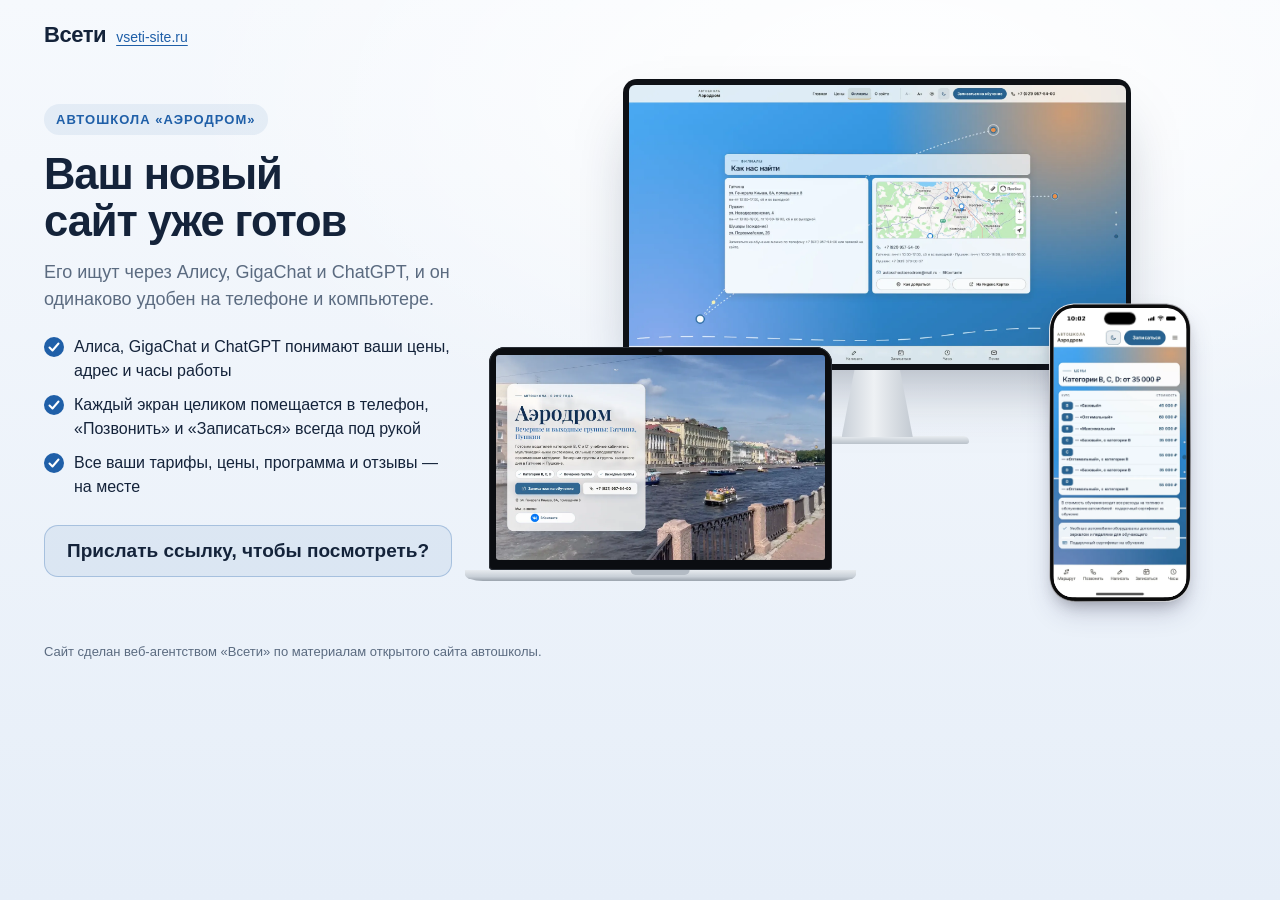
<file: vitrina/index.html>
<!doctype html>
<html lang="ru">
<head>
<meta charset="utf-8">
<meta name="viewport" content="width=device-width, initial-scale=1">
<meta name="robots" content="noindex, nofollow">
<title>Новый сайт автошколы «Аэродром» — веб-агентство «Всети»</title>
<style>
@layer stageshow{:where(.ss-phone){position:relative}.ss-phone{flex-shrink:0;box-shadow:0 calc(var(--ps) * 40) calc(var(--ps) * 80) calc(var(--ps) * -16) #32325d40,0 calc(var(--ps) * 24) calc(var(--ps) * 48) calc(var(--ps) * -24) #0000004d}.ss-phone__glass{height:100%}.ss-phone__window{position:relative;overflow:hidden;isolation:isolate}.ss-phone:is([data-frame=pro],[data-frame=silver],[data-frame=bezel],[data-frame=clay],[data-frame=outline],[data-frame=bare]){--ss-phone-glass: #0b0b0c;--ss-phone-rim: #2c2c2d;--ss-phone-seam: #e0dfdc;--ss-phone-line: var(--ss-text-faint, #9a9a9d);background:none}.ss-phone__bands{position:absolute;inset:0;overflow:visible;pointer-events:none}.ss-phone:is([data-frame=pro],[data-frame=silver],[data-frame=bezel],[data-frame=clay],[data-frame=outline]) .ss-phone__glass{position:relative}.ss-phone[data-frame=pro]{--ss-phone-band-1: #e3e3e6;--ss-phone-band-2: #9a9ba0;--ss-phone-band-3: #cfd0d4;--ss-phone-band-4: #85868b;--ss-phone-band-5: #c9cacd}.ss-stage[data-theme=dark] .ss-phone[data-frame=pro],.ss-stage[data-theme=glass] .ss-phone[data-frame=pro][data-dark]{--ss-phone-band-1: #5b5c61;--ss-phone-band-2: #2b2c2f;--ss-phone-band-3: #48494d;--ss-phone-band-4: #232427;--ss-phone-band-5: #404145}.ss-phone[data-frame=silver]{--ss-phone-band-1: #f4f4f6;--ss-phone-band-2: #c9cacf;--ss-phone-band-3: #eeeef1;--ss-phone-band-4: #b9babf;--ss-phone-band-5: #e6e6ea}.ss-phone[data-frame=bezel]{--ss-phone-glass: #111113}.ss-phone[data-frame=clay]{--ss-phone-clay-top: color-mix(in srgb, var(--ss-phone-clay, #ecebe8), #fff 45%);--ss-phone-clay-bottom: color-mix(in srgb, var(--ss-phone-clay, #ecebe8), #000 6%);box-shadow:0 calc(var(--ps) * 30) calc(var(--ps) * 60) calc(var(--ps) * -12) #32325d33,0 calc(var(--ps) * 16) calc(var(--ps) * 32) calc(var(--ps) * -16) #00000029}.ss-stage[data-theme=dark] .ss-phone[data-frame=clay]{--ss-phone-clay-top: color-mix(in srgb, var(--ss-phone-clay, #2a2a2e), #fff 6%);--ss-phone-clay-bottom: var(--ss-phone-clay, #2a2a2e);--ss-phone-seam: #333338}.ss-phone[data-frame=outline]{box-shadow:none}.ss-stage[data-theme=blueprint] .ss-phone[data-frame=outline]{--ss-phone-line: var(--ss-line)}.ss-phone:not([data-frame=android],[data-frame=soft]) .ss-phone__status{height:62px;padding:0}.ss-phone:not([data-frame=android],[data-frame=soft]) .ss-phone__time{position:absolute;top:21.5px;left:0;width:138.5px;line-height:22px;text-align:center}.ss-phone:not([data-frame=android],[data-frame=soft]) .ss-phone__glyphs{position:absolute;top:25.33px;left:285.25px;align-items:flex-start;gap:8px}.ss-phone:not([data-frame=android],[data-frame=soft]) .ss-phone__signal{margin-top:1px}.ss-phone:not([data-frame=android],[data-frame=soft]) .ss-phone__battery{margin-top:.33px}.ss-phone[data-frame=photo]{position:relative;background:none}.ss-phone__photo{position:absolute;z-index:4;background:var(--ss-phone-photo-light, none) center / 100% 100% no-repeat;pointer-events:none}.ss-stage[data-theme=dark] .ss-phone__photo,.ss-phone[data-dark] .ss-phone__photo{background-image:var(--ss-phone-photo-dark, var(--ss-phone-photo-light, none))}.ss-phone[data-frame=android]{background:linear-gradient(150deg,#3a3b3f,#1d1e21 40%,#2f3034 70%,#1a1b1e)}.ss-phone[data-frame=android] .ss-phone__glass{background:#050505}.ss-phone[data-frame=android] .ss-phone__island{top:14px;width:24px;height:24px;border-radius:50%}.ss-phone[data-frame=android] .ss-phone__status{height:48px;padding:0 26px}.ss-phone[data-frame=android] .ss-phone__time{font-family:system-ui,sans-serif;font-size:15px;font-weight:500}.ss-phone[data-frame=android] .ss-phone__content[data-status]{padding-top:48px}.ss-phone[data-frame=android] .ss-phone__home{width:108px;height:4px}.ss-phone[data-frame=soft]{box-shadow:0 0 0 calc(var(--ps) * 1.5) #0a25400d,0 calc(var(--ps) * 30) calc(var(--ps) * 60) calc(var(--ps) * -12) #32325d2e,0 calc(var(--ps) * 18) calc(var(--ps) * 36) calc(var(--ps) * -18) #0000001f}.ss-phone[data-frame=soft] .ss-phone__glass{background:#f6f9fc;box-shadow:inset 0 calc(var(--ps) * -2.9) calc(var(--ps) * 7.2) #0a254038}.ss-stage[data-theme=dark] .ss-phone[data-frame=soft] .ss-phone__glass{background:#1c2433;box-shadow:inset 0 calc(var(--ps) * -2.9) calc(var(--ps) * 7.2) #00000073}.ss-phone__screen{--pt: 1px;position:absolute;top:0;left:0;display:flex;flex-direction:column;overflow:hidden;background:#fff;color:#000;font-family:-apple-system,system-ui,sans-serif;font-size:15px;letter-spacing:-.015em;transform-origin:0 0;-webkit-font-smoothing:antialiased}.ss-phone[data-dark] .ss-phone__screen{background:#000;color:#fff}.ss-phone__status{position:absolute;top:0;right:0;left:0;z-index:2;display:flex;align-items:center;justify-content:space-between;height:54px;padding:0 34px 0 52px;transition:color .3s ease;will-change:transform}.ss-phone__time{font-family:SF Pro Text,-apple-system,system-ui,sans-serif;font-variation-settings:"opsz" 17;font-size:17.67px;font-weight:590;letter-spacing:0}.ss-phone__island{position:absolute;top:var(--ss-island-top, 14px);left:50%;z-index:3;width:var(--ss-island-w, 95px);height:37px;border-radius:18.5px;background:#000;transform:translate(-50%)}.ss-phone__glyphs{display:flex;align-items:center;gap:8px}.ss-phone__glyph{display:block}.ss-phone__content{position:relative;flex:1;min-height:0}.ss-phone__content[data-status]{padding-top:62px}.ss-phone__content:not([data-status]){padding-top:44px}.ss-phone[data-frame=bare] .ss-phone__content{padding-right:8px;padding-left:8px}.ss-phone__home{position:absolute;bottom:8px;left:50%;z-index:2;width:144px;height:5px;border-radius:2.5px;background:currentColor;transform:translate(-50%);transition:color .3s ease;will-change:transform}.ss-lock{position:absolute;inset:0;color:#fff;text-align:center}.ss-lock__date{margin-top:66px;font-size:22px;font-weight:600;letter-spacing:-.01em;opacity:.85}.ss-lock__clock{margin-top:-4px;font-size:112px;font-weight:700;line-height:1;letter-spacing:-.035em;font-variant-numeric:tabular-nums;opacity:.92}.ss-lock__stack{position:absolute;right:0;bottom:118px;left:0;display:flex;flex-direction:column;gap:8px;text-align:left}.ss-lock__stack[data-at=top]{top:290px;bottom:auto}.ss-lock__controls{position:absolute;right:46px;bottom:48px;left:46px;display:flex;justify-content:space-between}.ss-lock__control{display:grid;place-items:center;width:50px;height:50px;border-radius:50%;background:#0a0c1842;backdrop-filter:blur(24px) saturate(1.3);color:#fff}.ss-notification{display:flex;align-items:center;gap:13px;margin:0 18px;padding:14px 17px 14px 14px;border-radius:23px;background:#fcfcfdc2;backdrop-filter:blur(30px) saturate(1.25);box-shadow:0 4px 24px #0000000f;color:#000;text-align:left}.ss-notification[data-banner]{position:absolute;top:56px;right:0;left:0;z-index:2;animation:ss-banner-in .52s cubic-bezier(.2,.9,.25,1) both}@keyframes ss-banner-in{0%{transform:translateY(-110px)}}.ss-notification__icon{display:grid;flex-shrink:0;place-items:center;width:38px;height:38px;overflow:hidden;border-radius:9px;background:var(--ss-accent);color:#fff}.ss-notification__icon:has(>img){background:none}.ss-notification__icon>img{display:block;width:100%;height:100%}.ss-notification__text{display:flex;flex:1;flex-direction:column;min-width:0;font-size:15px;line-height:18px;letter-spacing:-.016em}.ss-notification__head{display:flex;align-items:baseline;gap:8px}.ss-notification__title{flex:1;min-width:0;overflow:hidden;font-weight:600;white-space:nowrap;text-overflow:ellipsis}.ss-notification__time{flex-shrink:0;font-size:12px;letter-spacing:-.005em;color:#3c3c4399}.ss-notification__body{display:-webkit-box;overflow:hidden;-webkit-line-clamp:3;-webkit-box-orient:vertical}.ss-lock[data-size=satellite] .ss-lock__stack{top:232px;bottom:auto}.ss-lock[data-size=satellite][data-clock=off] .ss-lock__stack{top:74px}.ss-notification{will-change:transform}.ss-phone:not([data-dark]) .ss-notification{background:#ffffffeb;box-shadow:0 0 0 .5px #00000014,0 8px 24px #0000001f}.ss-phone__time-bar{display:inline-block;width:30px;height:7px;border-radius:4px;background:currentColor;opacity:.5}}
:root{--ink:#14233a;--muted:#5b6b80;--accent:#1f5fa8;--sand:#ffc94d;--bg1:#f6f9fd;--bg2:#e6eef8}
*{box-sizing:border-box}
html,body{margin:0}
body{font:16px/1.5 -apple-system,"Segoe UI",Roboto,Arial,sans-serif;color:var(--ink);background:radial-gradient(1200px 600px at 70% 10%,#ffffff 0,rgba(255,255,255,0) 60%),linear-gradient(180deg,var(--bg1),var(--bg2));min-height:100vh}
a{color:inherit}
.top{display:flex;align-items:center;justify-content:space-between;max-width:1240px;margin:0 auto;padding:18px 24px}
.brand{display:flex;align-items:baseline;gap:10px;text-decoration:none}
.brand b{font-size:22px;letter-spacing:-.02em}
.brand span{font-size:14px;color:var(--accent);text-decoration:underline;text-underline-offset:3px}
.hero{max-width:1240px;margin:0 auto;padding:10px 24px 40px;display:grid;grid-template-columns:minmax(0,.82fr) minmax(0,1.5fr);gap:36px;align-items:center}
.eyebrow{display:inline-block;font-size:13px;font-weight:600;letter-spacing:.08em;text-transform:uppercase;color:var(--accent);background:rgba(31,95,168,.08);padding:6px 12px;border-radius:999px}
h1{text-wrap:balance;font-size:clamp(30px,3.4vw,48px);line-height:1.08;letter-spacing:-.025em;margin:16px 0 14px}
.lead{font-size:18px;color:var(--muted);margin:0 0 22px;max-width:30em}
.pts{list-style:none;padding:0;margin:0 0 26px;display:grid;gap:10px}
.pts li{display:flex;gap:10px;align-items:flex-start}
.pts li::before{content:"";flex:none;width:20px;height:20px;margin-top:2px;border-radius:50%;background:var(--accent) url("data:image/svg+xml,%3Csvg xmlns='http://www.w3.org/2000/svg' viewBox='0 0 20 20'%3E%3Cpath d='M5.5 10.5l3 3 6-7' fill='none' stroke='%23fff' stroke-width='2' stroke-linecap='round' stroke-linejoin='round'/%3E%3C/svg%3E") center/100% no-repeat}
.cta{display:flex;flex-wrap:wrap;gap:14px;align-items:center}
.btn{display:inline-flex;align-items:center;gap:8px;min-height:52px;padding:0 26px;border-radius:14px;background:var(--accent);color:#fff;font-weight:600;text-decoration:none;box-shadow:0 10px 24px rgba(31,95,168,.28)}
.btn:hover{background:#174a86}
.ask{margin:0;display:inline-flex;align-items:center;min-height:52px;padding:12px 22px;line-height:1.3;border-radius:14px;background:rgba(31,95,168,.08);border:1.5px solid rgba(31,95,168,.28);color:var(--ink);font-size:19px;font-weight:600}
/* сцена с устройствами */
.stage{position:relative;width:100%;aspect-ratio:16/11.2}
.dv{position:absolute}
.dv img{display:block;width:100%;height:100%;object-fit:cover;object-position:center top}
.mon .scr img,.lap .scr img{height:auto}
.mon{left:18%;top:0;width:68%}
.mon .scr{padding:1.1%;background:#0e1116;border-radius:14px;box-shadow:0 30px 60px -20px rgba(20,35,58,.35)}
.mon .scr img{border-radius:6px}
.mon .neck{width:14%;aspect-ratio:1/.95;margin:0 auto;background:linear-gradient(90deg,#c9d0d8,#eef1f4 45%,#c3cad2);clip-path:polygon(18% 0,82% 0,100% 100%,0 100%)}
.mon .foot{width:36%;aspect-ratio:36/1.5;margin:-1px auto 0;border-radius:6px 6px 3px 3px;background:linear-gradient(180deg,#e9edf1,#b9c1ca);box-shadow:0 12px 20px -8px rgba(20,35,58,.4)}
.lap{left:0;bottom:4%;width:46%}
.lap .scr{padding:2.2% 2.2% 3%;background:#0b0d11;border-radius:16px 16px 4px 4px;position:relative;box-shadow:0 0 0 1px #2a2f37 inset}
.lap .scr::before{content:"";position:absolute;top:1%;left:50%;width:.9%;aspect-ratio:1;border-radius:50%;background:#2b3442;transform:translateX(-50%)}
.lap .scr img{border-radius:3px}
.lap .base{position:relative;height:0;padding-bottom:3.2%;margin:0 -7%;background:linear-gradient(180deg,#e7ebef 0,#c8cfd7 60%,#9aa3ad 100%);border-radius:0 0 18px 18px/0 0 60% 60%;box-shadow:0 22px 30px -14px rgba(20,35,58,.45)}
.lap .base::after{content:"";position:absolute;top:0;left:50%;width:15%;height:40%;transform:translateX(-50%);background:#b3bbc4;border-radius:0 0 8px 8px}
.tab{right:1.5%;bottom:3%;width:23%}
.tab .scr{aspect-ratio:820/1180;padding:4.5%;background:#121419;border-radius:22px;box-shadow:0 0 0 2px #c7ced6,0 28px 50px -18px rgba(20,35,58,.45)}
.tab .scr img{border-radius:10px}
.ph{right:6%;bottom:0;width:340px;transform-origin:100% 100%}
.ph-shot{display:block;width:100%;height:auto}
.note{max-width:1240px;margin:0 auto;padding:0 24px 34px;color:var(--muted);font-size:13px}
@media (max-width:600px){
  .stage{aspect-ratio:16/9.8}
  .mon{display:none}
  .lap{left:6%;width:64%;bottom:6%}
  .ph{right:5%}
}
@media (max-width:900px){
  .hero{grid-template-columns:1fr;gap:26px;padding-top:0}
  .stage{order:-1}
  .lead{font-size:16.5px}
}
</style>
</head>
<body>
<header class="top"><a class="brand" href="https://vseti-site.ru/" target="_blank" rel="noopener"><b>Всети</b><span>vseti-site.ru</span></a></header>
<main class="hero">
  <div class="txt">
    <span class="eyebrow">Автошкола «Аэродром»</span>
    <h1>Ваш новый сайт уже готов</h1>
    <p class="lead">Его ищут через Алису, GigaChat и ChatGPT, и он одинаково удобен на телефоне и компьютере.</p>
    <ul class="pts">
      <li>Алиса, GigaChat и ChatGPT понимают ваши цены, адрес и часы работы</li>
      <li>Каждый экран целиком помещается в телефон, «Позвонить» и «Записаться» всегда под рукой</li>
      <li>Все ваши тарифы, цены, программа и отзывы — на месте</li>
    </ul>
    <div class="cta">
      <p class="ask">Прислать ссылку, чтобы посмотреть?</p>
    </div>
  </div>
  <div class="stage" id="stage" aria-label="Новый сайт на компьютере, ноутбуке и телефоне">
    <div class="dv mon"><div class="scr"><img src="img/monitor.webp?v=2" alt="" width="1600" height="900"></div><div class="neck"></div><div class="foot"></div></div>
    <div class="dv lap"><div class="scr"><img src="img/laptop.webp?v=2" alt="" width="1280" height="800"></div><div class="base"></div></div>
    <div class="dv ph" id="ph"><div class="ss-phone z-phone" data-frame="pro" style="width: 340px; height: 714.953px; padding: 2.38318px; border-radius: 61.1682px; --ps: 0.794392523364486px;"><svg class="ss-phone__bands" width="100%" height="100%" aria-hidden="true"><defs><linearGradient id="ph-band" x1="0.2" y1="0" x2="0.8" y2="1"><stop offset="0" style="stop-color: var(--ss-phone-band-1);"></stop><stop offset="0.22" style="stop-color: var(--ss-phone-band-2);"></stop><stop offset="0.48" style="stop-color: var(--ss-phone-band-3);"></stop><stop offset="0.74" style="stop-color: var(--ss-phone-band-4);"></stop><stop offset="1" style="stop-color: var(--ss-phone-band-5);"></stop></linearGradient><linearGradient id="ph-clay" x1="0" y1="0" x2="0" y2="1"><stop offset="0" style="stop-color: var(--ss-phone-clay-top);"></stop><stop offset="1" style="stop-color: var(--ss-phone-clay-bottom);"></stop></linearGradient></defs><g transform="translate(10.327102803738317 10.327102803738317)" stroke-linejoin="round"><path d="M262.94 0.00L267.09 0.06L270.49 0.24L273.65 0.53L276.65 0.94L279.51 1.47L282.27 2.11L284.93 2.87L287.50 3.74L289.97 4.72L292.36 5.81L294.65 7.02L296.85 8.33L298.96 9.75L300.98 11.27L302.90 12.90L304.72 14.62L306.45 16.45L308.08 18.37L309.60 20.38L311.02 22.49L312.33 24.70L313.53 26.99L314.63 29.37L315.61 31.85L316.48 34.41L317.24 37.07L317.88 39.83L318.41 42.70L318.82 45.69L319.11 48.85L319.29 52.25L319.35 56.40L319.35 637.90L319.29 642.04L319.11 645.45L318.82 648.60L318.41 651.60L317.88 654.47L317.24 657.23L316.48 659.89L315.61 662.45L314.63 664.92L313.53 667.31L312.33 669.60L311.02 671.80L309.60 673.91L308.08 675.93L306.45 677.85L304.72 679.68L302.90 681.40L300.98 683.03L298.96 684.55L296.85 685.97L294.65 687.28L292.36 688.49L289.97 689.58L287.50 690.56L284.93 691.43L282.27 692.19L279.51 692.83L276.65 693.36L273.65 693.77L270.49 694.06L267.09 694.24L262.94 694.30L56.40 694.30L52.25 694.24L48.85 694.06L45.69 693.77L42.70 693.36L39.83 692.83L37.07 692.19L34.41 691.43L31.85 690.56L29.37 689.58L26.99 688.49L24.70 687.28L22.49 685.97L20.38 684.55L18.37 683.03L16.45 681.40L14.62 679.68L12.90 677.85L11.27 675.93L9.75 673.91L8.33 671.80L7.02 669.60L5.81 667.31L4.72 664.92L3.74 662.45L2.87 659.89L2.11 657.23L1.47 654.47L0.94 651.60L0.53 648.60L0.24 645.45L0.06 642.04L0.00 637.90L0.00 56.40L0.06 52.25L0.24 48.85L0.53 45.69L0.94 42.70L1.47 39.83L2.11 37.07L2.87 34.41L3.74 31.85L4.72 29.37L5.81 26.99L7.02 24.70L8.33 22.49L9.75 20.38L11.27 18.37L12.90 16.45L14.62 14.62L16.45 12.90L18.37 11.27L20.38 9.75L22.49 8.33L24.70 7.02L26.99 5.81L29.37 4.72L31.85 3.74L34.41 2.87L37.07 2.11L39.83 1.47L42.70 0.94L45.69 0.53L48.85 0.24L52.25 0.06L56.40 0.00Z" fill="none" stroke-width="20.654205607476634" stroke="url(#ph-band)"></path><path d="M262.94 0.00L267.09 0.06L270.49 0.24L273.65 0.53L276.65 0.94L279.51 1.47L282.27 2.11L284.93 2.87L287.50 3.74L289.97 4.72L292.36 5.81L294.65 7.02L296.85 8.33L298.96 9.75L300.98 11.27L302.90 12.90L304.72 14.62L306.45 16.45L308.08 18.37L309.60 20.38L311.02 22.49L312.33 24.70L313.53 26.99L314.63 29.37L315.61 31.85L316.48 34.41L317.24 37.07L317.88 39.83L318.41 42.70L318.82 45.69L319.11 48.85L319.29 52.25L319.35 56.40L319.35 637.90L319.29 642.04L319.11 645.45L318.82 648.60L318.41 651.60L317.88 654.47L317.24 657.23L316.48 659.89L315.61 662.45L314.63 664.92L313.53 667.31L312.33 669.60L311.02 671.80L309.60 673.91L308.08 675.93L306.45 677.85L304.72 679.68L302.90 681.40L300.98 683.03L298.96 684.55L296.85 685.97L294.65 687.28L292.36 688.49L289.97 689.58L287.50 690.56L284.93 691.43L282.27 692.19L279.51 692.83L276.65 693.36L273.65 693.77L270.49 694.06L267.09 694.24L262.94 694.30L56.40 694.30L52.25 694.24L48.85 694.06L45.69 693.77L42.70 693.36L39.83 692.83L37.07 692.19L34.41 691.43L31.85 690.56L29.37 689.58L26.99 688.49L24.70 687.28L22.49 685.97L20.38 684.55L18.37 683.03L16.45 681.40L14.62 679.68L12.90 677.85L11.27 675.93L9.75 673.91L8.33 671.80L7.02 669.60L5.81 667.31L4.72 664.92L3.74 662.45L2.87 659.89L2.11 657.23L1.47 654.47L0.94 651.60L0.53 648.60L0.24 645.45L0.06 642.04L0.00 637.90L0.00 56.40L0.06 52.25L0.24 48.85L0.53 45.69L0.94 42.70L1.47 39.83L2.11 37.07L2.87 34.41L3.74 31.85L4.72 29.37L5.81 26.99L7.02 24.70L8.33 22.49L9.75 20.38L11.27 18.37L12.90 16.45L14.62 14.62L16.45 12.90L18.37 11.27L20.38 9.75L22.49 8.33L24.70 7.02L26.99 5.81L29.37 4.72L31.85 3.74L34.41 2.87L37.07 2.11L39.83 1.47L42.70 0.94L45.69 0.53L48.85 0.24L52.25 0.06L56.40 0.00Z" fill="none" stroke-width="15.88785046728972" style="stroke: var(--ss-phone-rim);"></path><path d="M262.94 0.00L267.09 0.06L270.49 0.24L273.65 0.53L276.65 0.94L279.51 1.47L282.27 2.11L284.93 2.87L287.50 3.74L289.97 4.72L292.36 5.81L294.65 7.02L296.85 8.33L298.96 9.75L300.98 11.27L302.90 12.90L304.72 14.62L306.45 16.45L308.08 18.37L309.60 20.38L311.02 22.49L312.33 24.70L313.53 26.99L314.63 29.37L315.61 31.85L316.48 34.41L317.24 37.07L317.88 39.83L318.41 42.70L318.82 45.69L319.11 48.85L319.29 52.25L319.35 56.40L319.35 637.90L319.29 642.04L319.11 645.45L318.82 648.60L318.41 651.60L317.88 654.47L317.24 657.23L316.48 659.89L315.61 662.45L314.63 664.92L313.53 667.31L312.33 669.60L311.02 671.80L309.60 673.91L308.08 675.93L306.45 677.85L304.72 679.68L302.90 681.40L300.98 683.03L298.96 684.55L296.85 685.97L294.65 687.28L292.36 688.49L289.97 689.58L287.50 690.56L284.93 691.43L282.27 692.19L279.51 692.83L276.65 693.36L273.65 693.77L270.49 694.06L267.09 694.24L262.94 694.30L56.40 694.30L52.25 694.24L48.85 694.06L45.69 693.77L42.70 693.36L39.83 692.83L37.07 692.19L34.41 691.43L31.85 690.56L29.37 689.58L26.99 688.49L24.70 687.28L22.49 685.97L20.38 684.55L18.37 683.03L16.45 681.40L14.62 679.68L12.90 677.85L11.27 675.93L9.75 673.91L8.33 671.80L7.02 669.60L5.81 667.31L4.72 664.92L3.74 662.45L2.87 659.89L2.11 657.23L1.47 654.47L0.94 651.60L0.53 648.60L0.24 645.45L0.06 642.04L0.00 637.90L0.00 56.40L0.06 52.25L0.24 48.85L0.53 45.69L0.94 42.70L1.47 39.83L2.11 37.07L2.87 34.41L3.74 31.85L4.72 29.37L5.81 26.99L7.02 24.70L8.33 22.49L9.75 20.38L11.27 18.37L12.90 16.45L14.62 14.62L16.45 12.90L18.37 11.27L20.38 9.75L22.49 8.33L24.70 7.02L26.99 5.81L29.37 4.72L31.85 3.74L34.41 2.87L37.07 2.11L39.83 1.47L42.70 0.94L45.69 0.53L48.85 0.24L52.25 0.06L56.40 0.00Z" fill="none" stroke-width="14.69626168224299" style="stroke: var(--ss-phone-glass);"></path></g></svg><div class="ss-phone__glass" style="padding: 7.94393px; border-radius: 58.785px;"><div class="ss-phone__window" style="width: 319.346px; height: 694.299px; clip-path: path(&quot;M 262.94 0 L 267.09 0.06 L 270.49 0.24 L 273.65 0.53 L 276.65 0.94 L 279.51 1.47 L 282.27 2.11 L 284.93 2.87 L 287.5 3.74 L 289.97 4.72 L 292.36 5.81 L 294.65 7.02 L 296.85 8.33 L 298.96 9.75 L 300.98 11.27 L 302.9 12.9 L 304.72 14.62 L 306.45 16.45 L 308.08 18.37 L 309.6 20.38 L 311.02 22.49 L 312.33 24.7 L 313.53 26.99 L 314.63 29.37 L 315.61 31.85 L 316.48 34.41 L 317.24 37.07 L 317.88 39.83 L 318.41 42.7 L 318.82 45.69 L 319.11 48.85 L 319.29 52.25 L 319.35 56.4 L 319.35 637.9 L 319.29 642.04 L 319.11 645.45 L 318.82 648.6 L 318.41 651.6 L 317.88 654.47 L 317.24 657.23 L 316.48 659.89 L 315.61 662.45 L 314.63 664.92 L 313.53 667.31 L 312.33 669.6 L 311.02 671.8 L 309.6 673.91 L 308.08 675.93 L 306.45 677.85 L 304.72 679.68 L 302.9 681.4 L 300.98 683.03 L 298.96 684.55 L 296.85 685.97 L 294.65 687.28 L 292.36 688.49 L 289.97 689.58 L 287.5 690.56 L 284.93 691.43 L 282.27 692.19 L 279.51 692.83 L 276.65 693.36 L 273.65 693.77 L 270.49 694.06 L 267.09 694.24 L 262.94 694.3 L 56.4 694.3 L 52.25 694.24 L 48.85 694.06 L 45.69 693.77 L 42.7 693.36 L 39.83 692.83 L 37.07 692.19 L 34.41 691.43 L 31.85 690.56 L 29.37 689.58 L 26.99 688.49 L 24.7 687.28 L 22.49 685.97 L 20.38 684.55 L 18.37 683.03 L 16.45 681.4 L 14.62 679.68 L 12.9 677.85 L 11.27 675.93 L 9.75 673.91 L 8.33 671.8 L 7.02 669.6 L 5.81 667.31 L 4.72 664.92 L 3.74 662.45 L 2.87 659.89 L 2.11 657.23 L 1.47 654.47 L 0.94 651.6 L 0.53 648.6 L 0.24 645.45 L 0.06 642.04 L 0 637.9 L 0 56.4 L 0.06 52.25 L 0.24 48.85 L 0.53 45.69 L 0.94 42.7 L 1.47 39.83 L 2.11 37.07 L 2.87 34.41 L 3.74 31.85 L 4.72 29.37 L 5.81 26.99 L 7.02 24.7 L 8.33 22.49 L 9.75 20.38 L 11.27 18.37 L 12.9 16.45 L 14.62 14.62 L 16.45 12.9 L 18.37 11.27 L 20.38 9.75 L 22.49 8.33 L 24.7 7.02 L 26.99 5.81 L 29.37 4.72 L 31.85 3.74 L 34.41 2.87 L 37.07 2.11 L 39.83 1.47 L 42.7 0.94 L 45.69 0.53 L 48.85 0.24 L 52.25 0.06 L 56.4 0 Z&quot;);"><div class="ss-phone__screen" style="width: 402px; height: 874px; transform: scale(0.794393); --ss-screen-r: 64px;"><div class="ss-phone__status"><span class="ss-phone__time">10:02</span><span class="ss-phone__glyphs"><svg viewBox="0 0 20.33 13.67" width="20.33" height="13.67" class="ss-phone__glyph ss-phone__signal"><rect x="0" y="7.34" width="3.333" height="6.33" rx="1.667" fill="currentColor"></rect><rect x="5.667" y="5" width="3.333" height="8.67" rx="1.667" fill="currentColor"></rect><rect x="11.334" y="2.67" width="3.333" height="11" rx="1.667" fill="currentColor"></rect><rect x="17.000999999999998" y="0" width="3.333" height="13.67" rx="1.667" fill="currentColor"></rect></svg><svg viewBox="0 0 19.33 14.33" width="19.33" height="14.33" class="ss-phone__glyph ss-phone__wifi"><path fill-rule="evenodd" fill="currentColor" d="M0.415933 5.54283C0.902185 6.04412 1.66017 5.95818 2.27513 5.41393C4.30595 3.58064 6.83731 2.63535 9.66901 2.63535C12.5007 2.63535 15.0464 3.60928 17.0629 5.41393C17.6636 5.97251 18.4215 6.0298 18.9221 5.54283C19.4226 5.02722 19.4942 4.2538 18.9793 3.70954C16.8341 1.51819 13.3302 0 9.66901 0C6.00783 0 2.48965 1.53251 0.358727 3.72387C-0.156127 4.2538 -0.0989213 5.02722 0.415933 5.55715L0.415933 5.54283ZM3.94841 9.13779C4.50617 9.68205 5.22124 9.62476 5.85051 9.10915C6.88022 8.29276 8.25316 7.73418 9.66901 7.7485C11.0706 7.7485 12.4435 8.29276 13.4875 9.12347C14.1168 9.63908 14.8605 9.66773 15.4039 9.12347C15.9331 8.57921 16.0189 7.7485 15.4611 7.23289C14.0739 5.98683 11.9859 5.11315 9.68332 5.11315C7.38077 5.11315 5.27845 5.98683 3.9055 7.23289C3.41925 7.69121 3.31914 8.47896 3.96271 9.13779L3.94841 9.13779ZM8.72511 13.8929C9.34008 14.4801 9.98365 14.4801 10.5986 13.8929L11.757 12.7757C12.372 12.1742 12.5007 11.4151 11.7999 10.8995C11.2136 10.4841 10.4699 10.212 9.66901 10.212C8.86813 10.212 8.11015 10.4841 7.53809 10.9138C6.83731 11.4151 6.98033 12.1885 7.59529 12.7757L8.73942 13.8929L8.72511 13.8929Z"></path></svg><svg viewBox="0 0 29.33 13.67" width="29.33" height="13.67" class="ss-phone__glyph ss-phone__battery"><path fill="currentColor" d="M0 6.4C0 4.15979 0 3.03969 0.435974 2.18404C0.819467 1.43139 1.43139 0.819467 2.18404 0.435974C3.03969 0 4.15979 0 6.4 0L19.933 0C22.1732 0 23.2933 0 24.149 0.435974C24.9016 0.819467 25.5135 1.43139 25.897 2.18404C26.333 3.03969 26.333 4.15979 26.333 6.4L26.333 7.26666C26.333 9.50687 26.333 10.627 25.897 11.4826C25.5135 12.2353 24.9016 12.8472 24.149 13.2307C23.2933 13.6667 22.1732 13.6667 19.933 13.6667L6.4 13.6667C4.15979 13.6667 3.03969 13.6667 2.18404 13.2307C1.43139 12.8472 0.819467 12.2353 0.435974 11.4826C0 10.627 0 9.50687 0 7.26666L0 6.4Z"></path><path fill-rule="evenodd" fill="currentColor" transform="translate(27.33 4.33)" d="M0 0L0 5C0.601505 4.8625 2 3.75 2 2.5C2 1.25 0.601505 0.1375 0 0Z"></path></svg></span></div><span class="ss-phone__island"></span><div class="ss-phone__content" data-status="true"><img class="ph-shot" src="img/phone.webp?v=2" alt="Новый сайт автошколы «Аэродром» на телефоне" width="393" height="794"></div><span class="ss-phone__home"></span></div></div></div></div></div>
  </div>
</main>
<p class="note">Сайт сделан веб-агентством «Всети» по материалам открытого сайта автошколы.</p>
<script>
(function(){var st=document.getElementById('stage'),ph=document.getElementById('ph');
function fit(){var k=st.clientWidth*(innerWidth<=600?0.27:0.19)/340;ph.style.transform='scale('+k+')';}
fit();addEventListener('resize',fit);})();
</script>
</body>
</html>
</file>
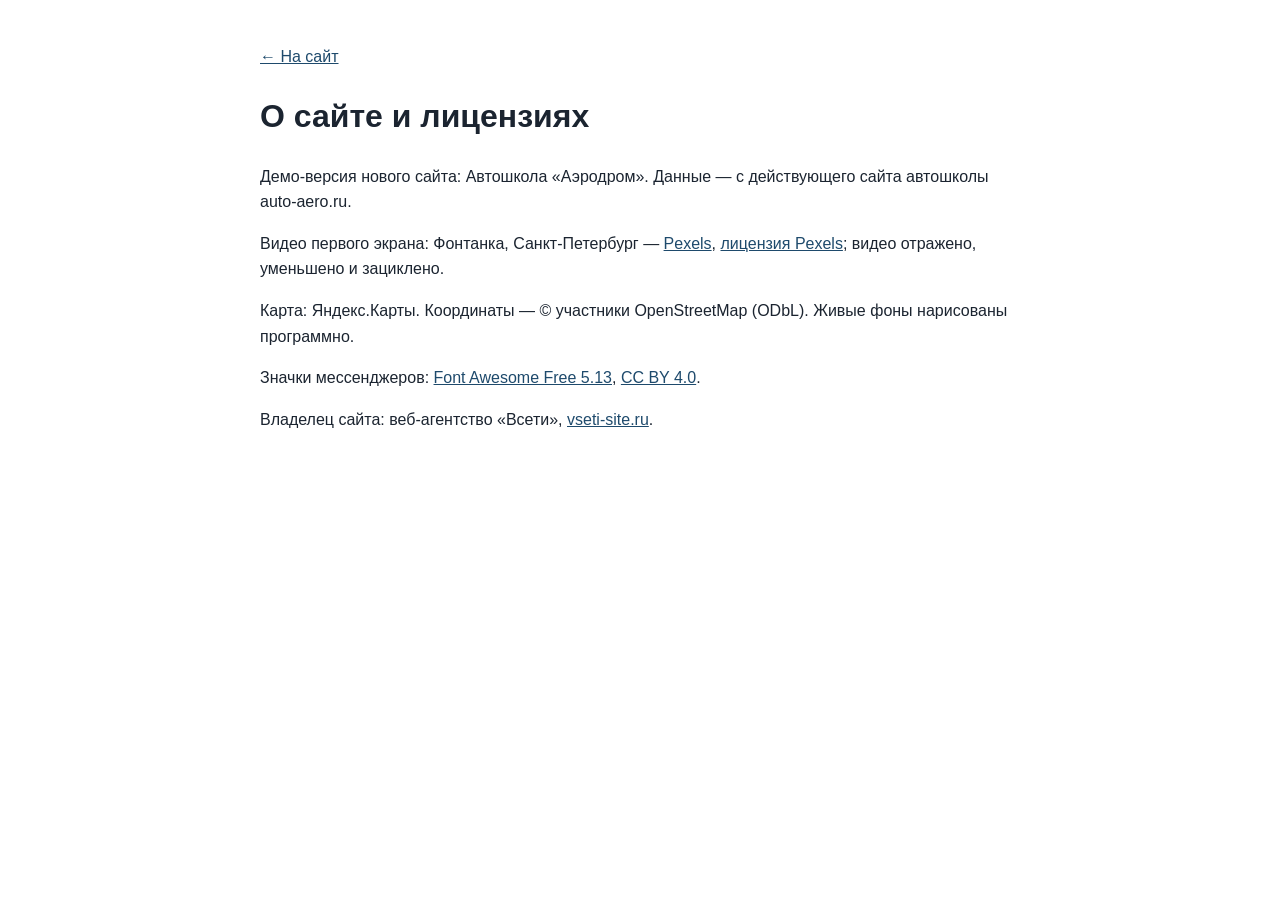
<file: credits.html>
<!doctype html><html lang="ru"><head><meta charset="utf-8"><meta name="viewport" content="width=device-width,initial-scale=1"><meta name="robots" content="noindex"><title>О сайте — Автошкола «Аэродром»</title>
<style>body{font:16px/1.6 Inter,Arial,sans-serif;max-width:760px;margin:0 auto;padding:28px 18px;color:#1b2430}a{color:#1e4a6c}</style></head><body>
<p><a href="./">← На сайт</a></p><h1>О сайте и лицензиях</h1>
<p>Демо-версия нового сайта: Автошкола «Аэродром». Данные — с действующего сайта автошколы auto-aero.ru.</p>
<p>Видео первого экрана: Фонтанка, Санкт-Петербург — <a href="https://www.pexels.com/video/33130485/" target="_blank" rel="noopener">Pexels</a>, <a href="https://www.pexels.com/license/" target="_blank" rel="noopener">лицензия Pexels</a>; видео отражено, уменьшено и зациклено.</p>
<p>Карта: Яндекс.Карты. Координаты — © участники OpenStreetMap (ODbL). Живые фоны нарисованы программно.</p>
<p>Значки мессенджеров: <a href="https://fontawesome.com" target="_blank" rel="noopener">Font Awesome Free 5.13</a>, <a href="https://creativecommons.org/licenses/by/4.0/" target="_blank" rel="noopener">CC BY 4.0</a>.</p>
<p>Владелец сайта: веб-агентство «Всети», <a href="https://vseti-site.ru" target="_blank" rel="noopener">vseti-site.ru</a>.</p>
</body></html>
</file>
<file: css/etalon.css>
/* ==========================================================================
   Эталон нотариуса. Общий слой поверх встроенных стилей index.html:
   видео-первый экран, «жидкое стекло», интерьеры на фоне экранов,
   шапка и нижняя панель со второго экрана, карточки Spotlight Card.
   ========================================================================== */

/* плавное проявление подсветки рамки (Chrome/Safari/Firefox новых версий) */
@property --hl{syntax:'<number>';inherits:true;initial-value:0}

:root{
  --glass:rgba(0,0,0,.4);
  --glass-blur:4px;
  --spot:255,196,108;          /* тёплый янтарь под интерьеры */
  --spring:cubic-bezier(.2,.9,.3,1.35);
}

/* ---------- светлый текст на тёмном стекле для всего, что лежит на фото ---------- */
.sec:not(.sec-hero),.hdr,.bar,.mmenu{
  --card:rgba(0,0,0,.4); --card-rgb:0,0,0;
  --text:#fff; --muted:rgba(255,255,255,.84);
  --line:rgba(255,255,255,.3); --line2:rgba(255,255,255,.2);
  --accent:#ecd9ac; --accent-d:#f6e9c8; --accent-l:#d3bc8a; --accent-soft:rgba(255,255,255,.13);
  --bg:rgba(0,0,0,.3); --bg2:transparent; --bg3:rgba(255,255,255,.13);
  --on-accent:#1d170b;
  --shadow:0 1px 12px rgba(0,0,0,.35); --shadow-lg:0 18px 50px rgba(0,0,0,.5);
  --ok:#8fe3a8; --bad:#ff9f96;
  color:#fff;
}
.sec:not(.sec-hero){background:#2b2319}
.sec:not(.sec-hero) .sec-scroll{
  position:relative;z-index:1;
  padding-top:calc(var(--hdr-h) / var(--zc,1) + 12px);padding-bottom:calc(var(--bar-h) + 12px);
  text-shadow:0 1px 2px rgba(0,0,0,.45)
}
.sec:not(.sec-hero) :is(input,select,textarea,button.btn,.btn){text-shadow:none}

/* ---------- фон экранов: интерьеры, затемнение ровно 50% ---------- */
.sec-bg{position:absolute;inset:0;z-index:0;overflow:hidden;pointer-events:none;background:#2b2319}
.sec-bg picture{display:block;width:100%;height:100%}
.sec-bg img{display:block;width:100%;height:100%;object-fit:cover;opacity:0;transition:opacity .9s ease}
.sec-bg img.ld,html:not(.js) .sec-bg img{opacity:1}
.sec-bg::after{content:"";position:absolute;inset:0;background:rgba(0,0,0,.5)}

/* ==========================================================================
   Жидкое стекло
   ========================================================================== */
.glass,
.sec:not(.sec-hero) :is(.sec-head,.svc,.step,.rev,.rsum,.cred,.cbox,.fq,.about-txt,.tf-card,.quote,.ilink,.chips li,.foot,.rate-chip){
  position:relative;isolation:isolate;
  background:var(--glass);
  -webkit-backdrop-filter:blur(var(--glass-blur));backdrop-filter:blur(var(--glass-blur));
  border:0;border-radius:var(--radius);
  box-shadow:0 8px 30px rgba(0,0,0,.14);
}
/* тонкая светлая рамка-градиент; рядом с курсором рамка разгорается (--hl, --x, --y) */
.glass::after,
.sec:not(.sec-hero) :is(.sec-head,.svc,.step,.rev,.rsum,.cred,.cbox,.fq,.about-txt,.tf-card,.quote,.ilink,.chips li,.foot,.rate-chip)::after{
  content:"";position:absolute;inset:0;border-radius:inherit;padding:1.4px;pointer-events:none;z-index:2;
  background:
    radial-gradient(230px circle at var(--x,50%) var(--y,50%),rgba(255,226,160,calc(var(--hl,0)*1)),rgba(var(--spot),calc(var(--hl,0)*.65)) 38%,transparent 72%),
    linear-gradient(160deg,rgba(255,255,255,.58) 0%,rgba(255,255,255,.16) 22%,rgba(255,255,255,0) 44%,rgba(255,255,255,0) 60%,rgba(255,255,255,.16) 82%,rgba(255,255,255,.5) 100%);
  -webkit-mask:linear-gradient(#000 0 0) content-box,linear-gradient(#000 0 0);
  -webkit-mask-composite:xor;mask-composite:exclude;
}
.sec:not(.sec-hero) .sec-head{display:block;width:fit-content;max-width:100%;border-radius:18px;padding:14px 22px 16px;margin-bottom:16px}
.sec:not(.sec-hero) .sec-head .h2{margin-top:8px}
.sec:not(.sec-hero) .sec-head .lead{margin-top:8px}
.sec:not(.sec-hero) .sec-head .demo-note{background:rgba(255,255,255,.1);border-left-color:var(--accent)}

/* ==========================================================================
   Spotlight Card: пятно света под курсором внутри карточки (::before),
   подсветка рамки рядом с курсором (::after выше), «прыжок» scale + тень.
   Позицию --x/--y ставит один общий обработчик pointermove (js/etalon.js).
   ========================================================================== */
.glow{position:relative;isolation:isolate;--hov:1.035}
.glow::before{
  content:"";position:absolute;inset:0;border-radius:inherit;pointer-events:none;z-index:-1;
  background:
    radial-gradient(340px circle at var(--x,50%) var(--y,50%),rgba(var(--spot),.5),rgba(var(--spot),.2) 38%,transparent 72%);
  opacity:0;transition:opacity .35s ease;
}
.glow.lit{--hl:1}
.glow.lit::before{opacity:1}
.glow{transition:scale .38s var(--spring),box-shadow .32s ease,--hl .3s ease}
.glow.rv{transition:opacity .7s ease var(--rvd),translate .7s ease var(--rvd),scale .38s var(--spring),box-shadow .32s ease,--hl .3s ease}
@media (hover:hover) and (pointer:fine){
  .glow:hover{scale:var(--hov);z-index:6;box-shadow:0 24px 54px rgba(0,0,0,.5),0 0 34px rgba(var(--spot),.2)}
}
/* ---------- «Контакты» («Как нас найти»): плашки при наведении и касании загораются жёлтым — яркая рамка и мягкое
   свечение вокруг; размер не меняется (никаких увеличений и сдвигов раскладки), видно в обеих темах ---------- */
:root{--gy-ring:255,208,80;--gy-glow:255,200,64}
html[data-theme="light"]{--gy-ring:232,154,0;--gy-glow:255,186,30}
#contacts .glow{--gy:0 0 0 2.5px rgba(var(--gy-ring),.98),0 0 22px 4px rgba(var(--gy-glow),.66),0 0 58px 14px rgba(var(--gy-glow),.32),0 8px 30px rgba(0,0,0,.14);
  --gy0:0 0 0 0 rgba(var(--gy-ring),0),0 0 0 0 rgba(var(--gy-glow),0),0 0 0 0 rgba(var(--gy-glow),0),0 8px 30px rgba(0,0,0,.14)}
@media (hover:hover) and (pointer:fine){
  #contacts .glow:hover{scale:1;box-shadow:var(--gy)}
  /* заголовок с рейтингом: когда курсор на значке рейтинга, светится только значок */
  #contacts .sec-head:has(.rate-chip:hover):hover{box-shadow:var(--gy0)}
}
#contacts .glow.tap{animation:cGlowTap 1.4s ease-out,glowHl .62s ease-out}
@keyframes cGlowTap{0%{box-shadow:var(--gy0)}14%,62%{box-shadow:var(--gy)}100%{box-shadow:var(--gy0)}}
html[data-hc="1"] #contacts .glow:hover{outline:3px solid #ffd400;outline-offset:2px}
/* крупные плашки берут нижнюю границу 1,03: 3,5 % от 600 px — это уже 20 px */
.hero-plq,.about-txt,.tf-card,.sec-head,.cbox{--hov:1.03}

/* касание на телефоне: вспышка пятна в точке касания и подпрыгивание */
.glow.tap{animation:glowTap .62s var(--spring),glowHl .62s ease-out}
.glow.tap::before{animation:spotFlash .62s ease-out}
@keyframes glowTap{0%{scale:1}38%{scale:var(--tap,1.045)}100%{scale:1}}
@keyframes glowHl{0%{--hl:0}22%{--hl:1}100%{--hl:0}}
@keyframes spotFlash{0%{opacity:0}18%{opacity:1}100%{opacity:0}}

/* ---------- появление блоков при входе на экран ---------- */
.rv{--rvd:calc(var(--i,0) * 90ms);opacity:0;transform:none;translate:0 18px;
  transition:opacity .7s ease var(--rvd),translate .7s ease var(--rvd)}
.sec.active .rv{opacity:1;transform:none;translate:0 0}
/* первый экран: блоки стартуют сами (экран активен с загрузки), по очереди после слова */
.sec-hero .rv{--rvd:calc(var(--hero-d,1.8s) + var(--i,0) * 140ms);opacity:1;translate:0 0}
.sec-hero .kicker.rv{--rvd:.45s}
/* анимация заголовка стартует — скрипт ставит .go, и остальные блоки выходят следом за словом */
.sec-hero.go .rv{animation:heroIn .9s cubic-bezier(.2,.7,.2,1) var(--rvd) both}
html.js .sec-hero:not(.go) .rv{opacity:0;translate:0 18px;animation:heroSafe .01s linear 5s forwards}
@keyframes heroIn{from{opacity:0;translate:0 18px}to{opacity:1;translate:0 0}}
@keyframes heroSafe{to{opacity:1;translate:0 0}}

/* ==========================================================================
   Первый экран
   ========================================================================== */
.sec-hero{background:#8fb1d4;color:#fff;
  /* А−/А+ первый экран не трогают: страница в zoom, экран — встречный zoom (как шапка), поэтому он на любой ступени
     выглядит ровно как при 100 %. Единицы vw/vh и высота экрана считаются от окна без поправки. */
  zoom:calc(1 / var(--zc,1)); --vwu:1vw; --vhu:1vh;
  /* высота — та же видимая, что у остальных экранов (скрипт кладёт её в --vhr); 100vh во встроенном браузере Telegram на Android
     считается при спрятанной верхней панели и выше видимой части — первый экран выходил выше, и все следующие съезжали вниз */
  --vh:var(--vhr, calc(100 * var(--vhu)))}
.hero-bg{position:absolute;inset:0;overflow:hidden;background:#9db9d6 url(../img/hero-poster.jpg) 54% 50%/cover no-repeat}
.hero-video{position:absolute;inset:0;width:100%;height:100%;object-fit:cover;object-position:54% 50%;background:transparent}
.hero-clouds{
  position:absolute;left:0;top:0;width:100%;height:58%;pointer-events:none;opacity:0;transition:opacity 2.4s ease;
  -webkit-mask-image:linear-gradient(180deg,#000 0%,#000 36%,rgba(0,0,0,.55) 66%,transparent 100%);
          mask-image:linear-gradient(180deg,#000 0%,#000 36%,rgba(0,0,0,.55) 66%,transparent 100%)
}
.hero-clouds.on{opacity:1}
/* угасание к низу рисует сам шейдер (js/clouds.js): маска на canvas — лишний проход на каждый кадр */
.hero-clouds.baked{-webkit-mask-image:none;mask-image:none}
/* точки-переходы по краю не растут с А+: иначе на ступенях 130–150 % они наезжают на плашки первого экрана и карточки */
.dots{zoom:calc(1 / var(--zc,1))}

.sec-hero .sec-scroll{position:relative;z-index:1;padding:26px clamp(20px,calc(3.4*var(--vwu,1vw)),64px);display:flex;flex-direction:column}
.sec-hero .wrap{max-width:none;margin:auto 0}
.hero-plq{
  --plq-w:clamp(500px,calc(38*var(--vwu,1vw)),660px);--plq-pad:clamp(24px,calc(2.4*var(--vwu,1vw)),36px);
  width:min(100%,var(--plq-w));padding:var(--plq-pad);border-radius:28px;
  color:#fff;text-shadow:0 1px 3px rgba(0,0,0,.5);
  animation:plqIn .9s ease both
}
@keyframes plqIn{from{opacity:0;translate:0 14px}to{opacity:1;translate:0 0}}
.hero-plq .kicker{color:#f6e6bd;font-size:12.5px;letter-spacing:.15em}
.hero-plq .kicker::before{background:#f6e6bd}
.hero-h1{margin:14px 0 0;font-weight:500}
.hw{
  display:inline-block;font-family:var(--serif);font-weight:500;line-height:1.06;letter-spacing:-.005em;color:#fff;
  font-size:calc((var(--plq-w) - 2 * var(--plq-pad)) / 4.9);
  text-shadow:0 2px 22px rgba(0,0,0,.35),0 1px 2px rgba(0,0,0,.4);white-space:nowrap
}
.hn{display:block;margin-top:6px;font-family:var(--serif);font-weight:500;font-size:clamp(20px,calc(1.9*var(--vwu,1vw)),28px);line-height:1.2;color:#f7ecd2}
.hero-lead{margin-top:16px;max-width:none;font-size:clamp(15px,calc(1.15*var(--vwu,1vw)),17px);line-height:1.5;color:rgba(255,255,255,.94)}
.hero-addr{margin-top:10px;font-size:14px}
.hero-addr .addr-link{color:#fff;border-bottom-color:rgba(255,255,255,.55)}
.hero-addr .addr-link:hover{color:#f6e6bd}
.hero-cta{display:flex;flex-wrap:wrap;gap:12px;margin-top:22px}
.btn-glass{
  min-height:52px;padding:0 26px;font-size:16px;color:#fff;border:0;background:var(--glass);
  -webkit-backdrop-filter:blur(var(--glass-blur));backdrop-filter:blur(var(--glass-blur));text-shadow:none
}
.btn-glass:hover{background:var(--glass);color:#fff}
.btn-glass.btn-book{background:rgba(var(--spot),.9);color:#2a1d07;font-weight:700;box-shadow:0 8px 26px rgba(var(--spot),.3)}
.btn-glass.btn-book:hover{background:rgba(var(--spot),.95);color:#2a1d07}
.btn-glass.btn-book::after{display:none}
.btn-glass.btn-book::before{background:radial-gradient(160px circle at var(--x,50%) var(--y,50%),rgba(255,255,255,.75),rgba(255,255,255,.25) 45%,transparent 75%)}
.btn-glass .ico{width:19px;height:19px}
.hero-plq .status{margin-top:16px;background:rgba(0,0,0,.28);border-color:rgba(255,255,255,.3);text-shadow:none}

/* ==========================================================================
   Шапка и нижняя панель: только со второго экрана
   ========================================================================== */
.hdr{
  background:var(--glass);-webkit-backdrop-filter:blur(8px);backdrop-filter:blur(8px);border-bottom:0;
  transition:transform .5s var(--ease),opacity .35s ease,visibility 0s linear 0s
}
.hdr::after{content:"";position:absolute;left:0;right:0;bottom:0;height:1px;background:linear-gradient(90deg,transparent,rgba(255,255,255,.45),transparent)}
body[data-sec="0"] .hdr{transform:translateY(-105%);opacity:0;visibility:hidden;pointer-events:none;transition:transform .45s var(--ease),opacity .3s ease,visibility 0s linear .45s}
.hdr-in{max-width:1440px;padding:0 28px;gap:18px}
.brand-s{color:rgba(255,255,255,.78)}
.brand-n{font-size:16px;font-weight:600;color:#fff;text-shadow:0 1px 3px rgba(0,0,0,.4)}
.nav{gap:2px}
.nav-a{color:#fff;opacity:.9;font-size:14.5px;padding:10px 12px;white-space:nowrap}
.brand{flex:none}
.nav-a:hover,.nav-a.cur,.nav > li.open > .nav-a{background:rgba(255,255,255,.14);opacity:1}
.nav-a.cur{box-shadow:inset 0 -2px 0 rgba(var(--spot),.95)}
.hdr-tools{margin-left:10px;gap:10px}
.hdr .tool{color:#fff;opacity:.9}
.hdr .tool:hover{background:rgba(255,255,255,.14);opacity:1}
.hdr .btn-primary{background:rgba(var(--spot),.95);border-color:transparent;color:#2a1d07;font-weight:700}
.hdr .btn-primary:hover{background:#ffd998;color:#2a1d07}
.hdr-tel{display:inline-flex;align-items:center;gap:8px;min-height:44px;padding:0 6px;font-weight:600;font-size:15px;white-space:nowrap;color:#fff;border-radius:10px}
.hdr-tel .ico{width:18px;height:18px}
.hdr-tel:hover{color:#ffe2a8}
.mega{background:rgba(24,19,12,.9);-webkit-backdrop-filter:blur(16px);backdrop-filter:blur(16px);border:1px solid rgba(255,255,255,.2)}
.mega-it:hover{background:rgba(255,255,255,.12)}
.lang-dd{background:rgba(24,19,12,.92);-webkit-backdrop-filter:blur(16px);backdrop-filter:blur(16px);border:1px solid rgba(255,255,255,.22);color:#fff}
.lang-dd a:hover,.lang-dd button:hover{background:rgba(255,255,255,.12)}
.lang-dd a.cur{color:#ffe2a8}
/* размер текста, контраст, тема: прямо на плашке, рядом с языком */
.hdr-a11y{display:flex;align-items:center;gap:2px;margin-left:2px;padding-left:8px;border-left:1px solid rgba(255,255,255,.28)}
.hdr-a11y .tool{width:44px;height:44px}
.hdr #hcBtn[aria-pressed="true"]{background:rgba(255,226,168,.2);color:#ffe2a8;opacity:1}
.hdr .tool:disabled{opacity:.35;cursor:default}
.hdr .tool:disabled:hover{background:none}
.mm-tools{display:none}

.bar{
  background:var(--glass);-webkit-backdrop-filter:blur(8px);backdrop-filter:blur(8px);border-top:0;box-shadow:none;
  transition:transform .5s var(--ease),opacity .35s ease,visibility 0s linear 0s
}
.bar::before{content:"";position:absolute;left:0;right:0;top:0;height:1px;background:linear-gradient(90deg,transparent,rgba(255,255,255,.45),transparent)}
body[data-sec="0"] .bar{transform:translateY(105%);opacity:0;visibility:hidden;pointer-events:none;transition:transform .45s var(--ease),opacity .3s ease,visibility 0s linear .45s}
.bi{color:#fff;opacity:.88}
.bi:hover{background:rgba(255,255,255,.14);opacity:1}
.bi.cur{color:#ffe2a8}

.dots button::after{background:#fff;opacity:.6;box-shadow:0 0 0 1px rgba(0,0,0,.35)}
.dots button.cur::after{background:rgb(var(--spot));opacity:1}

.mmenu{background:rgba(22,17,11,.93);-webkit-backdrop-filter:blur(14px);backdrop-filter:blur(14px);color:#fff;bottom:var(--bar-h)}
.mmenu .macc-list button:hover{background:rgba(255,255,255,.12)}
.mmenu .mmenu-foot .btn{justify-content:center;padding:0 22px;font-size:16px}
.mmenu .btn-primary{background:rgba(var(--spot),.95);border-color:transparent;color:#2a1d07;font-weight:700}
.mmenu .btn-ghost{border-color:rgba(255,255,255,.4);color:#fff}
.mm-set{margin-top:16px;display:grid;gap:10px}
.mm-row{display:flex;flex-wrap:wrap;gap:8px;align-items:center}
.mm-lbl{width:56px;font-size:13px;color:var(--muted);text-transform:uppercase;letter-spacing:.08em}
.mmenu .mm-row a,.mmenu .mm-row button{display:inline-flex;width:auto;min-width:44px;min-height:44px;padding:0 12px;justify-content:center;align-items:center;
  border:1px solid rgba(255,255,255,.28);border-radius:10px;font-size:14px;font-weight:600}
.mmenu .mm-row a.cur{color:#ffe2a8;border-color:#ffe2a8}
.mmenu .mm-row .ico{width:20px;height:20px}
/* на телефоне те же четыре кнопки одним заметным рядом в меню */
.mmenu .mm-tools{grid-template-columns:repeat(4,1fr);gap:8px;padding:10px;border:1px solid rgba(255,226,168,.4);border-radius:14px;background:rgba(255,255,255,.07)}
.mmenu .mm-tools button{display:inline-flex;width:100%;min-height:52px;justify-content:center;align-items:center;border:1px solid rgba(255,255,255,.28);border-radius:10px;font-size:16px;font-weight:700;background:rgba(0,0,0,.25);padding:0}
.mmenu .mm-tools button .ico{width:22px;height:22px}
.mmenu .mm-tools button[aria-pressed="true"]{border-color:#ffe2a8;color:#ffe2a8;background:rgba(255,226,168,.14)}
.mmenu .mm-tools button:disabled{opacity:.4}

/* ==========================================================================
   Экраны: карточки на стекле
   ========================================================================== */
.sec:not(.sec-hero) .kicker{color:#f1deb0}
.sec:not(.sec-hero) .kicker::before{background:#f1deb0}
.sec:not(.sec-hero) .h2{font-size:clamp(26px,calc(3*var(--vwu,1vw)),38px)}
.sec:not(.sec-hero) .svc:hover{transform:none;border-color:transparent}
.svc .cic,.cred .cic,.cl .cic,.mega-it .cic{background:rgba(255,255,255,.14);color:#f6e9c8}
.svc small{color:rgba(255,255,255,.8)}
.about-txt{padding:20px 24px}
.sec:not(.sec-hero) .about-txt .quote{background:rgba(255,255,255,.09);border-left:3px solid rgb(var(--spot));border-radius:0 12px 12px 0;-webkit-backdrop-filter:none;backdrop-filter:none;box-shadow:none}
.sec:not(.sec-hero) .about-txt .quote::after{display:none}
.chips li{background:var(--glass);border-radius:999px}
.creds .cred{padding:14px 16px;min-height:68px}
.cred > div{min-width:0;flex:1 1 auto}

/* ---------- «Оплата»: ровные значки ----------
   Карточка занимает ту же ширину и высоту, что соседние. Если четыре значка помещаются в строку —
   идут одним рядом от левого до правого края; иначе сетка 2×2 с одинаковыми колонками, а все карточки
   «Реквизитов» выравниваются по высоте (grid-auto-rows:1fr). Размер решает ширина самой колонки
   (container query), а не окна — поэтому одинаково на 1280, 1366, 1440, 1920, планшете и в режиме «А+». */
.about-side{container:aside / inline-size}
.pay-pills,.cred .pay-pills,.cl .pay-pills{
  display:grid;grid-template-columns:repeat(2,minmax(0,1fr));gap:6px;width:100%;margin-top:3px
}
.pay-pill{
  display:flex;align-items:center;justify-content:center;min-width:0;min-height:26px;padding:2px 8px;
  font-size:12.5px;line-height:1.2;text-align:center;white-space:nowrap;box-sizing:border-box
}
.pay-pill .ico{display:none}
.pay-pill.pay-logo{padding:2px 8px;min-height:26px}
.pay-pill.pay-logo img{height:15px}
.pay-pill.pay-logo img[src$="sbp.svg"]{height:17px}
.creds .cred:has(.pay-pills){padding-top:10px;padding-bottom:10px}
.creds .cred:has(.pay-pills) small{line-height:1.25}
@container aside (min-width:405px){
  .cred .pay-pills{grid-template-columns:repeat(4,auto);justify-content:space-between;max-width:430px}
}
@container aside (max-width:404px){
  .creds{grid-auto-rows:1fr}
}

.steps::before{display:none}
.steps{gap:14px;list-style:none;padding:0}
.step{padding:20px 16px 20px;text-align:left}
.step-n{background:rgba(255,255,255,.14);border-color:rgba(var(--spot),.85);color:#f6e9c8}
.step p{color:rgba(255,255,255,.88)}

.rsum,.rev{padding:20px 22px}
.rsum .big{color:#f6e9c8}
.rev p{color:#fff}

.faq{gap:0 16px}
.faq-col{gap:12px}
.fq{border-bottom:0;padding:2px 18px}
.fq > button{padding:14px 2px}
.fq-a p{padding:0 2px 14px;color:rgba(255,255,255,.88)}
.fq > button .pl{border-color:rgba(255,255,255,.4)}

.cbox{padding:16px 18px}
.cl{gap:9px}
.mapbox{padding:12px}
.fld input,.fld select,.fld textarea{background:rgba(0,0,0,.34);color:#fff;border-color:rgba(255,255,255,.34);text-shadow:none}
.fld input::placeholder,.fld textarea::placeholder{color:rgba(255,255,255,.55)}
.fld select option{color:#111;background:#fff}
.fld input:focus,.fld select:focus,.fld textarea:focus{border-color:rgb(var(--spot));box-shadow:0 0 0 3px rgba(var(--spot),.28)}
.map{background:rgba(0,0,0,.25)}
.sec:not(.sec-hero) .btn-primary{background:rgba(var(--spot),.95);border-color:transparent;color:#2a1d07;font-weight:700}
.sec:not(.sec-hero) .btn-primary:hover{background:#ffd998;color:#2a1d07}
.sec:not(.sec-hero) .btn-ghost{background:rgba(0,0,0,.3);color:#fff;border-color:rgba(255,255,255,.4)}
.sec:not(.sec-hero) .btn-ghost:hover{border-color:rgb(var(--spot));color:#ffe2a8}
.info-links .ilink{color:#fff;padding:9px 18px}
.info-links .ilink:hover{background:var(--glass)}

/* рейтинг Яндекс.Карт в «Контактах» */
.sec-head-rate{display:flex!important;align-items:center;justify-content:space-between;gap:18px;flex-wrap:wrap;width:100%!important;padding:14px 18px 14px 24px!important}
.sec-head-rate .sh-txt .h2{margin-top:6px}
.rate-chip{display:flex;align-items:center;gap:12px;padding:8px 18px 8px 10px;border-radius:14px;color:#fff;text-decoration:none;text-shadow:none}
.rate-chip .ym{width:40px;height:40px;flex:none}
.rate-chip .badge-r{display:flex;align-items:center;gap:8px}
.rate-chip .badge-r b{font-size:26px;line-height:1;font-weight:600}
.rate-chip .stars svg{width:17px;height:17px}
.rate-chip small{display:block;margin-top:3px;font-size:13px;color:var(--muted);white-space:nowrap}

.foot{margin-top:16px;padding:12px 18px;border-top:0;border-radius:14px;align-items:center}
.foot > div:first-child{flex:1 1 0;min-width:0}
.foot a{color:#fff}

/* фокус с клавиатуры виден на любом фоне */
.sec :focus-visible,.hdr :focus-visible,.bar :focus-visible,.mmenu :focus-visible{outline:3px solid #ffe2a8;outline-offset:2px}

/* ==========================================================================
   Адаптив
   ========================================================================== */
@media screen and (max-width:1439px){
  .hdr-tel{width:44px;padding:0;justify-content:center}
  .hdr-tel span{display:none}
  .hdr-tel:hover{background:rgba(255,255,255,.14)}
  .nav-a{padding:10px 9px}
}
/* на ноутбуках поуже телефон на плашке не помещается (он есть в нижней панели и в меню) */
@media screen and (max-width:1366px){.hdr-tel{display:none}}
@media screen and (max-width:860px){
  .hdr-a11y{display:none}
}
@media (max-width:860px){
  .mmenu .mm-tools{display:grid}
}
/* таджикская и киргизская версии: пункты меню длиннее — телефон на плашке только значком до 1680 px, меню-бургер на экранах до 1320 px */
@media screen and (min-width:1440px) and (max-width:1679px){
  html[lang="tg"] .hdr-tel,html[lang="ky"] .hdr-tel{width:44px;padding:0;justify-content:center}
  html[lang="tg"] .hdr-tel span,html[lang="ky"] .hdr-tel span{display:none}
}
@media screen and (min-width:1280px) and (max-width:1319px){
  html[lang="tg"] .nav,html[lang="ky"] .nav,html[lang="tg"] .hdr-tel,html[lang="ky"] .hdr-tel{display:none}
  html[lang="tg"] .burger,html[lang="ky"] .burger{display:grid}
  html[lang="tg"] .hdr-book,html[lang="ky"] .hdr-book{display:inline-flex}
  html[lang="tg"] .hdr-tools,html[lang="ky"] .hdr-tools{margin-left:auto}
  html[lang="tg"] .hdr-in,html[lang="ky"] .hdr-in{padding:0 18px}
}
@media screen and (max-width:1279px){
  .nav,.hdr-tel{display:none}
  .burger{display:grid}
  .hdr-book{display:inline-flex}
  .hdr-tools{margin-left:auto}
  .hdr-in{padding:0 18px}
}
@media (max-width:767px){
  .sec-bg{background:#2b2319}
  .sec:not(.sec-hero) .sec-scroll{padding-bottom:calc(var(--bar-h) + 12px)}
  .sec:not(.sec-hero) .sec-head{padding:12px 16px 14px;margin-bottom:14px;border-radius:14px}
  .step{padding:14px}
  .fq{padding:0 14px}
  .rsum,.rev{padding:16px}
  .sec-head-rate{padding:12px 14px!important}
  .rate-chip{padding:6px 12px 6px 8px}
  .rate-chip .ym{width:34px;height:34px}
  .rate-chip .badge-r b{font-size:22px}
  .rate-chip .stars svg{width:14px;height:14px}
  .foot{padding:10px 14px}
}
/* первый экран: пороги настоящие (@media screen не пересчитывается под А+), он всегда как при 100 % */
@media screen and (max-width:767px){
  .sec-hero .sec-scroll{padding:16px 14px calc(18px + env(safe-area-inset-bottom,0px))}
  .sec-hero .wrap{margin:auto 0 0}
  .hero-plq{--plq-pad:18px;width:100%;padding:18px 18px 20px;border-radius:22px}
  .hero-plq .kicker{font-size:11.5px;letter-spacing:.1em}
  .hero-h1{margin-top:10px}
  .hw{font-size:clamp(44px,calc(16.2*var(--vwu,1vw)),76px)}
  .hn{font-size:clamp(19px,calc(5.4*var(--vwu,1vw)),26px)}
  .hero-lead{margin-top:12px;font-size:14.5px}
  .hero-addr{display:none}
  .hero-cta{margin-top:16px;gap:10px;flex-wrap:nowrap}
  .btn-glass{min-height:50px;padding:0 14px;font-size:15px;flex:1 1 0;gap:8px}
  .hero-plq .status{margin-top:12px;font-size:12.5px}
  .hero-video,.hero-bg{object-position:55% 50%;background-position:55% 50%}
  .hero-clouds{height:52%}
}
@media (max-width:767px){
  .dots{right:-15px}
}
@media screen and (max-width:600px){
  .hdr-in{padding:0 12px;gap:8px}
  .brand-n{font-size:15px}
  .hdr-book{padding:0 14px;font-size:14px}
}
/* ---------- очень узкая раскладка: телефон при увеличенном тексте (ширина окна ÷ масштаб ≤ 340) ----------
   Пороги @media при «А+» пересчитываются движком под масштаб, поэтому эти правила включаются и на узких
   телефонах без увеличения, и на обычных телефонах при 115–150 %: ничего не вылезает за край, без горизонтальной прокрутки. */
@media screen and (max-width:340px){
  .hdr-in{padding:0 8px;gap:4px}
  .hdr-book{display:none}
  .brand-n{font-size:12px}
  .tool-lang{padding:0 6px}
}
@media (max-width:340px){
  .bi{padding:8px 0}
  .bi span{position:absolute;width:1px;height:1px;overflow:hidden;clip:rect(0 0 0 0);white-space:nowrap}
  .svc-grid{grid-template-columns:1fr}
  .btn:not(.btn-glass),.btn-sm:not(.btn-glass){white-space:normal;line-height:1.2;padding-top:9px;padding-bottom:9px;text-align:center}
  .rate-chip small{white-space:normal}
  .rsum .btn{width:100%}
  .foot .fl{display:flex;flex-wrap:wrap}
  .modal{padding:10px}
  .mbox{padding:18px 14px 14px}
  .mbox h3{font-size:18px;overflow-wrap:anywhere}
  .mhead{gap:10px}
  .mhead .cic{display:none}
  .mbox h3{overflow-wrap:break-word}
  .hours-t{font-size:14px}
  .hours-t td{padding:9px 3px}
  .info-tabs button{padding:7px 10px}
  .bk-inline{grid-template-columns:1fr}
  .bk-inline .bk-opt{flex-direction:row;justify-content:flex-start;gap:12px;min-height:52px;padding:8px 14px;text-align:left}
}
/* первый экран при ширине ≤340 px: настоящие пороги (см. выше), как при 100 % */
@media screen and (max-width:340px){
  .hero-cta{flex-wrap:wrap}
  .btn-glass{flex:1 1 100%;white-space:normal;line-height:1.2;padding-top:9px;padding-bottom:9px;text-align:center}
}
/* колонки сеток не растягиваются под длинное слово или поле ввода: страница никогда не выходит за край */
.svc-grid>*,.steps>*,.reviews>*,.faq>*,.contacts>*,.about>*,.mbox{min-width:0}
@media screen and (max-width:479px){
  :root{--hdr-h:56px}
  .brand-t{display:flex}
  .brand{flex:1 1 0;min-width:0}
  .brand-s{font-size:9px;letter-spacing:.14em}
  .brand-n{font-size:12.5px;white-space:normal;line-height:1.12}
}
@media (max-width:479px){
  .bi{font-size:12px;letter-spacing:-.03em;padding:6px 0}
  .bi span{overflow:visible;text-overflow:clip}
  .mmenu .mmenu-foot .btn{flex:1 1 100%}
}
@media screen and (max-height:700px) and (min-width:768px){
  .hero-lead{display:none}
  .hero-cta{margin-top:16px}
}

/* ---------- без анимаций, если пользователь так просит ---------- */
@media (prefers-reduced-motion:reduce){
  .sec-hero.go .rv,html.js .sec-hero:not(.go) .rv,.hero-plq{animation:none;opacity:1;translate:0 0}
  .glow,.glow.rv{transition:none}
  .rv{transition:none;translate:0 0;opacity:1}
  .hero-clouds{transition:none}
}

/* ==========================================================================
   Две темы (кнопка солнце/луна на плашке). По умолчанию data-theme="light" (как и было).
   Светлая: светлое матовое стекло плашек, окна и формы светлые, текст тёмный; фон экранов — те же фото
   с тем же затемнением 50 %, что и в тёмной базе. Тёмная: глубокий почти чёрный фон, плотное тёмное стекло,
   светлый текст, фото сильно затемнены. Первый экран (видео, облака, чайки, слово) читается в обеих:
   в светлой плашка светлая с тёмным текстом, в тёмной — тёмная со светлым.
   Выше (без data-theme) — базовый вид «тёмное стекло»; светлая тема переопределяет его ниже.
   ========================================================================== */
/* ----- тёмная: глубже ----- */
html[data-theme="dark"]{--glass:rgba(9,9,12,.74);--glass-blur:6px}
html[data-theme="dark"] .sec-hero{--glass:rgba(6,7,10,.52);--glass-blur:6px}
html[data-theme="dark"] .sec:not(.sec-hero),html[data-theme="dark"] .sec-bg{background:#070707}
html[data-theme="dark"] .sec-bg::after{background:rgba(3,4,7,.86)}
html[data-theme="dark"] .hdr,html[data-theme="dark"] .bar{background:rgba(5,5,7,.86)}
html[data-theme="dark"] .mmenu{background:rgba(6,6,8,.98)}
html[data-theme="dark"] .mega,html[data-theme="dark"] .lang-dd{background:rgba(7,7,9,.97)}
html[data-theme="dark"] .fld input,html[data-theme="dark"] .fld select,html[data-theme="dark"] .fld textarea{background:rgba(0,0,0,.55)}

/* ----- светлая ----- */
html[data-theme="light"]:not([data-hc="1"]){--glass:rgba(255,255,255,.7);--glass-blur:8px}
html[data-theme="light"]:not([data-hc="1"]) .sec-hero{--glass:rgba(255,253,248,.66);--glass-blur:12px}
html[data-theme="light"]:not([data-hc="1"]) .sec:not(.sec-hero),html[data-theme="light"]:not([data-hc="1"]) .hdr,html[data-theme="light"]:not([data-hc="1"]) .bar,html[data-theme="light"]:not([data-hc="1"]) .mmenu{
  --card:rgba(255,255,255,.74); --card-rgb:255,255,255;
  --text:#1b160e; --muted:#4d4332;
  --line:rgba(70,50,15,.30); --line2:rgba(70,50,15,.17);
  --accent:#7a5718; --accent-d:#5a3d0b; --accent-l:#a3813f; --accent-soft:rgba(122,87,24,.13);
  --bg:rgba(255,255,255,.5); --bg2:transparent; --bg3:rgba(70,50,15,.08);
  --on-accent:#fff;
  --shadow:0 1px 12px rgba(70,50,15,.14); --shadow-lg:0 18px 50px rgba(70,50,15,.26);
  --ok:#1d7443; --bad:#b0332a;
  color:#1b160e
}
html[data-theme="light"]:not([data-hc="1"]) .sec:not(.sec-hero) .sec-scroll{text-shadow:none}
html[data-theme="light"]:not([data-hc="1"]) .glass,
html[data-theme="light"]:not([data-hc="1"]) .sec:not(.sec-hero) :is(.sec-head,.svc,.step,.rev,.rsum,.cred,.cbox,.fq,.about-txt,.tf-card,.quote,.ilink,.chips li,.foot,.rate-chip){
  box-shadow:0 8px 28px rgba(70,50,15,.16),inset 0 1px 0 rgba(255,255,255,.8)
}
html[data-theme="light"]:not([data-hc="1"]) .glass::after,
html[data-theme="light"]:not([data-hc="1"]) .sec:not(.sec-hero) :is(.sec-head,.svc,.step,.rev,.rsum,.cred,.cbox,.fq,.about-txt,.tf-card,.quote,.ilink,.chips li,.foot,.rate-chip)::after{
  background:
    radial-gradient(230px circle at var(--x,50%) var(--y,50%),rgba(214,150,40,calc(var(--hl,0)*1)),rgba(var(--spot),calc(var(--hl,0)*.7)) 38%,transparent 72%),
    linear-gradient(160deg,rgba(255,255,255,.95) 0%,rgba(120,88,30,.22) 28%,rgba(120,88,30,.12) 62%,rgba(255,255,255,.9) 100%)
}
html[data-theme="light"]:not([data-hc="1"]) .glow:hover{box-shadow:0 24px 54px rgba(70,50,15,.3),0 0 34px rgba(var(--spot),.3)}
html[data-theme="light"]:not([data-hc="1"]) .sec:not(.sec-hero) .sec-head .demo-note{background:rgba(70,50,15,.07)}
/* первый экран */
html[data-theme="light"]:not([data-hc="1"]) .hero-plq{color:#1b160e;text-shadow:none}
html[data-theme="light"]:not([data-hc="1"]) .hero-plq .kicker{color:#7a5718}
html[data-theme="light"]:not([data-hc="1"]) .hero-plq .kicker::before{background:#7a5718}
html[data-theme="light"]:not([data-hc="1"]) .hw{color:#17120a;text-shadow:0 1px 0 rgba(255,255,255,.5)}
html[data-theme="light"]:not([data-hc="1"]) .hn{color:#4b3a18}
html[data-theme="light"]:not([data-hc="1"]) .hero-lead{color:rgba(27,22,14,.92)}
html[data-theme="light"]:not([data-hc="1"]) .hero-addr .addr-link{color:#1b160e;border-bottom-color:rgba(27,22,14,.45)}
html[data-theme="light"]:not([data-hc="1"]) .hero-addr .addr-link:hover{color:#7a5718}
html[data-theme="light"]:not([data-hc="1"]) .btn-glass{color:#1b160e}
html[data-theme="light"]:not([data-hc="1"]) .btn-glass:hover{color:#1b160e}
html[data-theme="light"]:not([data-hc="1"]) .btn-glass.btn-book,html[data-theme="light"]:not([data-hc="1"]) .btn-glass.btn-book:hover{color:#2a1d07}
html[data-theme="light"]:not([data-hc="1"]) .hero-plq .status{background:rgba(255,255,255,.6);border-color:rgba(70,50,15,.25);color:#1b160e}
/* шапка, нижняя полоса, меню */
html[data-theme="light"]:not([data-hc="1"]) .hdr,html[data-theme="light"]:not([data-hc="1"]) .bar{background:rgba(255,253,248,.82)}
html[data-theme="light"]:not([data-hc="1"]) .hdr::after,html[data-theme="light"]:not([data-hc="1"]) .bar::before{background:linear-gradient(90deg,transparent,rgba(90,65,25,.35),transparent)}
html[data-theme="light"]:not([data-hc="1"]) .brand-s{color:rgba(60,45,20,.72)}
html[data-theme="light"]:not([data-hc="1"]) .brand-n{color:#1b160e;text-shadow:none}
html[data-theme="light"]:not([data-hc="1"]) .nav-a{color:#1b160e}
html[data-theme="light"]:not([data-hc="1"]) .nav-a:hover,html[data-theme="light"]:not([data-hc="1"]) .nav-a.cur,html[data-theme="light"]:not([data-hc="1"]) .nav > li.open > .nav-a{background:rgba(70,50,15,.09)}
html[data-theme="light"]:not([data-hc="1"]) .nav-a.cur{box-shadow:inset 0 -2px 0 #c08a28}
html[data-theme="light"]:not([data-hc="1"]) .hdr .tool{color:#1b160e}
html[data-theme="light"]:not([data-hc="1"]) .hdr .tool:hover{background:rgba(70,50,15,.09)}
html[data-theme="light"]:not([data-hc="1"]) .hdr-tel{color:#1b160e}
html[data-theme="light"]:not([data-hc="1"]) .hdr-tel:hover{color:#7a5718}
html[data-theme="light"]:not([data-hc="1"]) .hdr-a11y{border-left-color:rgba(70,50,15,.28)}
html[data-theme="light"]:not([data-hc="1"]) .hdr #hcBtn[aria-pressed="true"]{background:rgba(192,138,40,.22);color:#5a3d0b}
html[data-theme="light"]:not([data-hc="1"]) .mega,html[data-theme="light"]:not([data-hc="1"]) .lang-dd{background:rgba(255,252,246,.97);border-color:rgba(70,50,15,.2);color:#1b160e}
html[data-theme="light"]:not([data-hc="1"]) .mega-it:hover,html[data-theme="light"]:not([data-hc="1"]) .lang-dd a:hover,html[data-theme="light"]:not([data-hc="1"]) .lang-dd button:hover{background:rgba(70,50,15,.08)}
html[data-theme="light"]:not([data-hc="1"]) .lang-dd a.cur{color:#7a5718}
html[data-theme="light"]:not([data-hc="1"]) .bi{color:#1b160e}
html[data-theme="light"]:not([data-hc="1"]) .bi:hover{background:rgba(70,50,15,.09)}
html[data-theme="light"]:not([data-hc="1"]) .bi.cur{color:#7a5718}
html[data-theme="light"]:not([data-hc="1"]) .mmenu{background:rgba(255,252,246,.98);color:#1b160e}
html[data-theme="light"]:not([data-hc="1"]) .mmenu .macc-list button:hover{background:rgba(70,50,15,.08)}
html[data-theme="light"]:not([data-hc="1"]) .mmenu .btn-ghost{border-color:rgba(70,50,15,.4);color:#1b160e}
html[data-theme="light"]:not([data-hc="1"]) .mmenu .mm-row a,html[data-theme="light"]:not([data-hc="1"]) .mmenu .mm-row button,html[data-theme="light"]:not([data-hc="1"]) .mmenu .mm-tools button{border-color:rgba(70,50,15,.3)}
html[data-theme="light"]:not([data-hc="1"]) .mmenu .mm-row a.cur{color:#7a5718;border-color:#c08a28}
html[data-theme="light"]:not([data-hc="1"]) .mmenu .mm-tools{border-color:rgba(192,138,40,.5);background:rgba(70,50,15,.06)}
html[data-theme="light"]:not([data-hc="1"]) .mmenu .mm-tools button{background:rgba(255,255,255,.7)}
html[data-theme="light"]:not([data-hc="1"]) .mmenu .mm-tools button[aria-pressed="true"]{border-color:#c08a28;color:#5a3d0b;background:rgba(192,138,40,.2)}
/* содержимое экранов */
html[data-theme="light"]:not([data-hc="1"]) .strong-lbl,html[data-theme="light"]:not([data-hc="1"]) .sec:not(.sec-hero) > .sec-scroll .about > div > .strong-lbl{color:rgba(255,255,255,.9);text-shadow:0 1px 2px rgba(0,0,0,.55)}
html[data-theme="light"]:not([data-hc="1"]) .sec:not(.sec-hero) .kicker{color:#7a5718}
html[data-theme="light"]:not([data-hc="1"]) .sec:not(.sec-hero) .kicker::before{background:#7a5718}
html[data-theme="light"]:not([data-hc="1"]) .svc .cic,html[data-theme="light"]:not([data-hc="1"]) .cred .cic,html[data-theme="light"]:not([data-hc="1"]) .cl .cic,html[data-theme="light"]:not([data-hc="1"]) .mega-it .cic{background:rgba(122,87,24,.12);color:#5a3d0b}
html[data-theme="light"]:not([data-hc="1"]) .svc small{color:rgba(27,22,14,.78)}
html[data-theme="light"]:not([data-hc="1"]) .sec:not(.sec-hero) .about-txt .quote{background:rgba(70,50,15,.07)}
html[data-theme="light"]:not([data-hc="1"]) .step-n{background:rgba(255,255,255,.75);border-color:rgba(192,138,40,.9);color:#5a3d0b}
html[data-theme="light"]:not([data-hc="1"]) .step p{color:rgba(27,22,14,.86)}
html[data-theme="light"]:not([data-hc="1"]) .rsum .big{color:#5a3d0b}
html[data-theme="light"]:not([data-hc="1"]) .rev p{color:#1b160e}
html[data-theme="light"]:not([data-hc="1"]) .fq-a p{color:rgba(27,22,14,.86)}
html[data-theme="light"]:not([data-hc="1"]) .fq > button .pl{border-color:rgba(70,50,15,.4)}
html[data-theme="light"]:not([data-hc="1"]) .fld input,html[data-theme="light"]:not([data-hc="1"]) .fld select,html[data-theme="light"]:not([data-hc="1"]) .fld textarea{background:rgba(255,255,255,.88);color:#1b160e;border-color:rgba(70,50,15,.32)}
html[data-theme="light"]:not([data-hc="1"]) .fld input::placeholder,html[data-theme="light"]:not([data-hc="1"]) .fld textarea::placeholder{color:rgba(27,22,14,.5)}
html[data-theme="light"]:not([data-hc="1"]) .map{background:rgba(255,255,255,.45)}
html[data-theme="light"]:not([data-hc="1"]) .sec:not(.sec-hero) .btn-ghost{background:rgba(255,255,255,.62);color:#1b160e;border-color:rgba(70,50,15,.38)}
html[data-theme="light"]:not([data-hc="1"]) .sec:not(.sec-hero) .btn-ghost:hover{border-color:#c08a28;color:#5a3d0b}
html[data-theme="light"]:not([data-hc="1"]) .info-links .ilink{color:#1b160e}
html[data-theme="light"]:not([data-hc="1"]) .rate-chip{color:#1b160e}
html[data-theme="light"]:not([data-hc="1"]) .foot a{color:#1b160e}
html[data-theme="light"]:not([data-hc="1"]) .sec :focus-visible,html[data-theme="light"]:not([data-hc="1"]) .hdr :focus-visible,html[data-theme="light"]:not([data-hc="1"]) .bar :focus-visible,html[data-theme="light"]:not([data-hc="1"]) .mmenu :focus-visible{outline-color:#a06a10}
html[data-theme="light"]:not([data-hc="1"]) .pay-pill:not(.pay-logo){background:rgba(255,255,255,.7)}

/* ---------- режим для слабовидящих: чистый чёрный экран без стекла ---------- */
html[data-hc="1"] .sec:not(.sec-hero){background:#000}
html[data-hc="1"] .sec-hero{background:#000}
html[data-hc="1"] .glass,html[data-hc="1"] .hdr,html[data-hc="1"] .bar,html[data-hc="1"] .mmenu,html[data-hc="1"] .btn-glass,
html[data-hc="1"] .sec:not(.sec-hero) :is(.sec-head,.svc,.step,.rev,.rsum,.cred,.cbox,.fq,.about-txt,.tf-card,.quote,.ilink,.chips li,.foot,.rate-chip){
  background:#000!important;border:2px solid #fff!important;-webkit-backdrop-filter:none!important;backdrop-filter:none!important;box-shadow:none!important}
html[data-hc="1"] .glass::after,html[data-hc="1"] .glow::before,html[data-hc="1"] .hdr::after,html[data-hc="1"] .bar::before,
html[data-hc="1"] .sec:not(.sec-hero) :is(.sec-head,.svc,.step,.rev,.rsum,.cred,.cbox,.fq,.about-txt,.tf-card,.quote,.ilink,.chips li,.foot,.rate-chip)::after{display:none!important}
html[data-hc="1"] .hero-clouds,html[data-hc="1"] .hero-gulls,html[data-hc="1"] .sd-canvas,html[data-hc="1"] .hero-video{display:none!important}
html[data-hc="1"] .btn-glass.btn-book,html[data-hc="1"] .hdr .btn-primary,html[data-hc="1"] .sec:not(.sec-hero) .btn-primary{background:#ffe14d!important;color:#000!important}
html[data-hc="1"] .hw,html[data-hc="1"] .hn{text-shadow:none}
html[data-hc="1"] .btn-glass.btn-book *,html[data-hc="1"] .sec:not(.sec-hero) .btn-primary *{color:#000!important}

/* язык виден и на телефоне (правка Сергея 17.10) */
@media screen and (max-width:700px){.tool-lang{padding:0 8px;gap:4px}.hdr-tools{gap:6px}}

/* ==========================================================================
   Материалы конторы (модалка): обычные абзацы и списки, ссылки внутри строки;
   текст по ширине с переносами слов (мягкие переносы ставит js, hyphens:auto — запас).
   На телефоне — по левому краю с переносами, чтобы не было «рек» из больших пробелов.
   ========================================================================== */
.info-i > div{display:none}
.info-i.open > div{display:block}
.info-i p,.info-i li{
  display:block;margin:0 0 10px;text-align:justify;text-justify:inter-word;
  -webkit-hyphens:auto;hyphens:auto;hyphenate-limit-chars:7 3 3;overflow-wrap:break-word;word-break:normal
}
.info-i li{display:list-item;margin:0 0 5px}
.info-i a:not(.info-f),.info-i b,.info-i strong,.info-i em,.info-i span{display:inline;margin:0;padding:0}
.info-i a:not(.info-f){color:var(--accent-d);text-decoration:underline;text-underline-offset:3px;overflow-wrap:anywhere;word-break:break-all}
.info-i p:has(> b){text-align:left}
.info-i h4,.info-i > button span:first-child{text-align:left;hyphens:manual}
@media (max-width:480px){
  .info-i p,.info-i li{text-align:left}
}

/* ==========================================================================
   Обратный звонок: плашка переворачивается (3D flip) в форму; лицевая и обратная стороны лежат в одной
   ячейке сетки, поэтому высота плашки не прыгает. Переворот: поворот до ребра, смена стороны, поворот обратно.
   ========================================================================== */
.flipc{display:grid;transform-origin:50% 50%;will-change:auto}
.flipc > .flip-front,.flipc > .flip-back{grid-area:1/1;min-width:0;align-self:center}
/* в окне высота меняется в момент, когда плашка стоит ребром: показываем только одну сторону */
.flipc-swap:not(.show-back) > .flip-back,.flipc-swap.show-back > .flip-front{display:none}
.flipc:not(.show-back) > .flip-back,.flipc.show-back > .flip-front{visibility:hidden;pointer-events:none}
.flipc > .flip-back h3{font-size:19px;font-weight:600}
.flipc > .flip-back .fdesc{color:var(--muted);font-size:13.5px;margin-top:6px}
.bk-opt{font-family:inherit;cursor:pointer;width:100%}
button.bk-opt{appearance:none;-webkit-appearance:none}
.fld label .opt{font-weight:400;opacity:.72}
.cb-actions{display:grid;grid-template-columns:auto 1fr;gap:10px;margin-top:4px}
.cb-actions .btn{min-height:46px;padding:0 14px;font-size:14.5px;gap:8px}
.cb-actions .btn span{white-space:normal;text-align:center;line-height:1.2}
/* письмо на почту: адрес рядом с кнопкой «Скопировать адрес» (в окне и в сообщении после отправки) */
.mail-line{display:flex;align-items:center;gap:6px 14px;flex-wrap:wrap;margin-top:4px;font-size:13.5px;color:var(--muted)}
.mail-addr{display:inline-flex;align-items:center;gap:6px 12px;flex-wrap:wrap}
.mail-addr b{color:var(--text);font-weight:600;font-size:14.5px;word-break:break-all}
.mail-copy{padding:0 12px;font-size:13px;gap:6px}
.mail-copy .ico{width:16px;height:16px}
.mail-copy.done{border-color:var(--ok);color:var(--ok)}
.fok .ok-t{display:block}
.fok .mail-addr.in-ok{margin-top:8px}
.fok .mail-addr b{color:inherit}
.cb-actions.solo{grid-template-columns:1fr}
/* второй телефон в списке контактов: подпись под номером */
/* языковые версии: у адреса в контактах линия-подчёркивание шла на 14 px ниже текста и пересекала строку «для такси» — подчёркиваем сам текст */
html:not([lang="ru"]) .cl a.addr-link{display:inline;border-bottom:0;padding:0;margin:0;text-decoration:underline;text-underline-offset:3px}
.cl .addr-taxi{display:block;font-size:12.5px;font-weight:400;line-height:1.3;color:var(--muted);margin-top:3px}
.cl .tel2{margin-top:6px}
.cl a.tel-b{display:inline-block;padding:7px 0;margin:-7px 0}
.cl a.tel-b:hover{color:var(--accent-d)}
.cl .tel-note{display:block;font-size:12.5px;font-weight:400;color:var(--muted);line-height:1.3;margin-top:1px}
/* обратная сторона «Позвонить»: крупный номер, кнопка, часы приёма */
.fb-view[hidden]{display:none}
/* размер номера считается от ширины самой плашки (container query): не вылезает ни на узком телефоне, ни при «А+» */
.fb-view[data-view="tel"]{container-type:inline-size}
.tel-num{display:block;margin-top:14px;text-align:center;font-family:var(--serif);font-weight:600;font-size:clamp(18px,9cqi,34px);letter-spacing:.01em;line-height:1.15;color:var(--text);white-space:nowrap}
.tel-num:hover{color:var(--accent-d)}
.tel-num2{display:flex;flex-direction:column;align-items:center;gap:1px;margin-top:4px;padding:8px 0;color:var(--text);line-height:1.25;text-align:center}
.tel-num2 b{font-size:17px;font-weight:600;white-space:nowrap}
.tel-num2 span{font-size:12.5px;color:var(--muted)}
.tel-num2:hover b{color:var(--accent-d)}
.tel-call{width:100%;margin-top:8px}
.tel-hours{margin-top:12px}
.tel-hours > b{display:block;font-size:13px;font-weight:500;color:var(--muted)}
.hours-mini{margin-top:2px;font-size:13.5px}
.hours-mini td{padding:5px 4px}
.flipc .cb-actions.solo{margin-top:12px}
.mbox-mail .fg{margin-top:10px}
/* высокое окно (телефон): крестик остаётся на месте, прокручивается только форма */
.mbox-mail{overflow:hidden;display:flex;flex-direction:column;padding:0}
.mbox-mail #mailBox{overflow:auto;min-height:0;padding:26px 26px 22px;-webkit-overflow-scrolling:touch;overscroll-behavior:contain}
@media (max-width:479px){.mbox-mail #mailBox{padding:18px 14px 14px}}
.flipc .fok{display:none}
.flipc .fok.show{display:block}
@media (max-width:360px){.cb-actions{grid-template-columns:1fr}}
@media (prefers-reduced-motion:reduce){.flipc{will-change:auto}}

/* ==========================================================================
   Языковые версии: шрифты для китайского, длинные слова не вылезают из плашек
   ========================================================================== */
html[lang="zh"]{--font:"Inter","PingFang SC","Hiragino Sans GB","Microsoft YaHei","Noto Sans CJK SC","Source Han Sans SC",sans-serif;
  --serif:"Playfair Display","Songti SC","Noto Serif CJK SC","Source Han Serif SC","SimSun",serif}
html:not([lang="ru"]) :is(.svc,.step,.rev,.cred,.fq,.cbox,.sec-head,.chips li,.rsum,.rate-chip,.status,.foot,.hero-plq){overflow-wrap:break-word}
.map-actions .btn{flex:1 1 9.5em}   /* короткие подписи (китайский) не схлопываются до буквы в столбик: на узкой плашке кнопки встают друг под другом */
html:not([lang="ru"]) :is(.rsum,.map-actions) .btn span{overflow-wrap:anywhere}
html:not([lang="ru"]) .rsum .btn{white-space:normal;text-align:center;line-height:1.25;padding-top:9px;padding-bottom:9px}

/* ==========================================================================
   Тарифы и льготы (п. 3.1.5–3.1.8 Стандартов ФНП): таблица, расчёт, льготы, источники.
   Цвета — от родителя (светлая/тёмная тема, режим для слабовидящих); на телефоне строки таблицы встают в столбик.
   ========================================================================== */
.tf{display:grid;grid-template-columns:minmax(0,1.45fr) minmax(0,1fr);gap:20px;align-items:start}
.tf-col{display:grid;grid-template-columns:minmax(0,1fr);gap:16px;min-width:0}
.tf-card{padding:18px 22px;--tf-line:rgba(255,255,255,.26);container:tfc / inline-size}
.tf-card h3{margin:0 0 10px;font-size:17px;line-height:1.3;font-weight:600}
.tf-card p{margin:0 0 10px;font-size:14.5px;line-height:1.5}
.tf-card p:last-child,.tf-card ul:last-child{margin-bottom:0}
.tf-card a{color:#f6e6bd;text-decoration:underline;text-underline-offset:3px;overflow-wrap:anywhere}
.tf-card a:hover{color:#ffe2a8}
.tf-card .tf-note{font-size:13.5px;line-height:1.45;opacity:.92}
.tf-t{width:100%;border-collapse:collapse;font-size:14.5px;line-height:1.42}
.tf-t th,.tf-t td{padding:9px 12px 9px 0;text-align:left;vertical-align:top;border-bottom:1px solid var(--tf-line);overflow-wrap:break-word}
.tf-t th:last-child,.tf-t td:last-child{padding-right:0}
.tf-t thead th{padding-top:2px;font-size:12px;letter-spacing:.06em;text-transform:uppercase;font-weight:600;opacity:.88}
.tf-t tbody th{width:31%;font-weight:600}
.tf-t td{width:34.5%}
.tf-v b{font-weight:600;white-space:nowrap}
.tf-lbl{display:none}
.tf-list{margin:0 0 12px;padding-left:18px;list-style:disc}
.tf-list li{margin:0 0 8px;font-size:14.5px;line-height:1.45;overflow-wrap:break-word}
.tf-more{margin-top:12px;padding-top:4px;border-top:1px solid var(--tf-line)}
.tf-more summary{cursor:pointer;display:flex;align-items:center;min-height:44px;font-weight:600;font-size:14.5px}
.tf-more h4{margin:12px 0 4px;font-size:14px;font-weight:600}
.tf-more p{margin:0 0 6px}
.tf-card :focus-visible{outline:3px solid #ffe2a8;outline-offset:2px;border-radius:4px}
html[data-theme="light"]:not([data-hc="1"]) .tf-card{--tf-line:rgba(70,50,15,.24)}
html[data-theme="light"]:not([data-hc="1"]) .tf-card a{color:#7a5718}
html[data-theme="light"]:not([data-hc="1"]) .tf-card a:hover{color:#5a3d0b}
html[data-theme="light"]:not([data-hc="1"]) .tf-card :focus-visible{outline-color:#a06a10}
html[data-hc="1"] .tf-card{--tf-line:#fff}
html[data-hc="1"] .tf-card a{color:#ffe14d}
@media (max-width:991px){.tf{grid-template-columns:1fr}}
@media (max-width:640px){
  .tf-card{padding:14px 16px}
  .tf-t,.tf-t tbody,.tf-t tr,.tf-t th,.tf-t td{display:block;width:auto}
  .tf-t thead{display:none}
  .tf-t tr{padding-bottom:8px;border-bottom:1px solid var(--tf-line)}
  .tf-t tbody th{width:auto;padding:10px 0 4px;border-bottom:0;font-size:15px}
  .tf-t td{display:flex;gap:10px;align-items:baseline;padding:3px 0;border-bottom:0}
  .tf-lbl{display:block;flex:0 0 9.4em;font-size:11.5px;letter-spacing:.05em;text-transform:uppercase;opacity:.78}
  .tf-t td .tf-v{flex:1 1 auto;min-width:0;overflow-wrap:anywhere}
}
@container tfc (max-width:300px){.tf-t td{display:block}.tf-lbl{margin-bottom:1px}}
html:not([lang="ru"]) .tf-card :is(h3,p,li,th,td,summary){overflow-wrap:break-word}

/* ==========================================================================
   Б-6: ссылки в плашках «О нотариусе» и окно «Официальные сведения и ссылки»
   ========================================================================== */
.cred b a{color:inherit;text-decoration:underline;text-decoration-color:rgba(255,255,255,.5);text-underline-offset:3px}
.cred b a:hover{color:#ffe2a8;text-decoration-color:#ffe2a8}
html[data-theme="light"]:not([data-hc="1"]) .cred b a{text-decoration-color:rgba(70,50,15,.45)}
html[data-theme="light"]:not([data-hc="1"]) .cred b a:hover{color:#7a5718;text-decoration-color:#7a5718}
html[data-hc="1"] .cred b a{color:#ffe14d}
.about-side .about-more{justify-content:flex-start;margin-top:12px}
.off{margin-top:12px;display:grid;gap:14px}
.off h4{margin:0 0 4px;font-size:15px;font-weight:600;line-height:1.35}
.off p{margin:0;font-size:14px;line-height:1.5;color:var(--muted)}
.off-links{margin:6px 0 0;padding-left:18px;list-style:disc}
.off-links li{margin:0 0 5px;font-size:14px;line-height:1.4;overflow-wrap:anywhere}
.off a{color:var(--accent-d);text-decoration:underline;text-underline-offset:3px;overflow-wrap:anywhere}
.off a:hover{color:var(--text)}
html[data-hc="1"] .off a{color:#ffe14d}
.off p,.off h4{overflow-wrap:break-word}

/* ==========================================================================
   Б-4, Б-9: строка о передаче данных у форм со ссылкой на Политику; владелец сайта в подвале
   ========================================================================== */
.pd-note{margin:8px 0 0;font-size:12.5px;line-height:1.45;color:var(--muted)}
.pd-note a{color:inherit;text-decoration:underline;text-underline-offset:3px}
.pd-note a:hover{color:#ffe2a8}
html[data-theme="light"]:not([data-hc="1"]) .pd-note a:hover{color:#7a5718}
.mbox .pd-note a{color:var(--accent-d)}
.mbox .pd-note a:hover{color:var(--text)}
html[data-hc="1"] .pd-note,html[data-hc="1"] .foot-owner{color:#fff;opacity:1}
html[data-hc="1"] .pd-note a{color:#ffe14d}
.foot-owner{margin-top:.5em;font-size:13px;line-height:1.45;opacity:.85}
.pd-note,.foot-owner{overflow-wrap:anywhere}
</file>
<file: css/title-b.css>
/* Вариант B: буквы «Нотариус» влетают по одной (js/title-b.js), как на первом экране сайта агентства.
   Слово лежит в разметке всегда; скрипт лишь оборачивает буквы в span. */
html.js .hw{opacity:0;animation:hwSafe .01s linear 6s forwards}
html.js .hw.in{opacity:1}
@keyframes hwSafe{to{opacity:1}}
.hw .ch{display:inline-block;will-change:transform}
@media (prefers-reduced-motion:reduce){html.js .hw{opacity:1;animation:none}}
html[data-hc="1"] .hw{opacity:1!important}
</file>
<file: css/nevo.css>
/* Нево-Класс: переопределения поверх эталона. Светлая дневная палитра: синий + жёлтый («учебный» знак). */
:root{--spot:255,201,77}

/* ---------- первый экран: светлое дневное фото, без видео ---------- */
.hero-bg{background:#a9cdf0 url(../img/hero-poster.jpg) 58% 55%/cover no-repeat}
.hero-bg::after{content:"";position:absolute;inset:0;background:linear-gradient(90deg,rgba(255,255,255,.34) 0%,rgba(255,255,255,0) 52%)}
@media screen and (min-width:768px){.hero-plq{--plq-w:clamp(520px,calc(42*var(--vwu,1vw)),700px)}}
@media screen and (min-width:768px){.hw{font-size:calc((var(--plq-w) - 2 * var(--plq-pad)) / 5.5);font-weight:600;letter-spacing:-.01em}}
@media screen and (min-width:768px){.hn{font-size:clamp(20px,calc(2*var(--vwu,1vw)),28px);font-weight:500}}
html[data-theme="light"]:not([data-hc="1"]) .sec-hero{--glass:rgba(255,255,255,.78);--glass-blur:10px}
html[data-theme="light"]:not([data-hc="1"]) .hero-plq .kicker{color:#1f5fa8}
html[data-theme="light"]:not([data-hc="1"]) .hero-plq .kicker::before{background:#1f5fa8}
html[data-theme="light"]:not([data-hc="1"]) .hw{color:#102f55}
html[data-theme="light"]:not([data-hc="1"]) .hn{color:#1f5fa8}
html[data-theme="light"]:not([data-hc="1"]) .hero-addr .addr-link:hover{color:#1f5fa8}
.hero-lead{margin-top:14px}
.hero-cats{display:flex;flex-wrap:wrap;gap:8px;margin:16px 0 0;padding:0;list-style:none}
.hero-cats li{display:inline-flex;align-items:center;gap:7px;padding:7px 14px 7px 11px;border-radius:999px;background:rgba(255,255,255,.85);border:1px solid rgba(31,95,168,.28);font-weight:600;font-size:14.5px;color:#12365f;text-shadow:none}
.hero-cats .ico{width:16px;height:16px;color:#1f5fa8}
.hero-cta{margin-top:18px}
@media screen and (min-width:768px){.hero-cta .btn-glass{flex:1 1 auto;white-space:nowrap}}
.hero-cta .btn-glass.btn-book{box-shadow:0 8px 24px rgba(240,170,20,.35)}
.hero-addr{margin-top:14px}

/* ---------- светлая палитра остальных экранов: синий вместо коричневого ---------- */
html[data-theme="light"]:not([data-hc="1"]) .sec:not(.sec-hero),html[data-theme="light"]:not([data-hc="1"]) .hdr,html[data-theme="light"]:not([data-hc="1"]) .bar,html[data-theme="light"]:not([data-hc="1"]) .mmenu{
  --card:rgba(255,255,255,.82);
  --text:#14233a; --muted:#41536b;
  --line:rgba(22,60,110,.30); --line2:rgba(22,60,110,.16);
  --accent:#1f5fa8; --accent-d:#174a86; --accent-l:#5b8fcc; --accent-soft:rgba(31,95,168,.12);
  --bg:rgba(255,255,255,.6); --bg3:rgba(22,60,110,.07);
  --shadow:0 1px 12px rgba(22,60,110,.14); --shadow-lg:0 18px 50px rgba(22,60,110,.26);
  color:#14233a
}
html[data-theme="light"]:not([data-hc="1"]) .glass,
html[data-theme="light"]:not([data-hc="1"]) .sec:not(.sec-hero) :is(.sec-head,.cbox,.foot){box-shadow:0 8px 28px rgba(22,60,110,.18),inset 0 1px 0 rgba(255,255,255,.85)}
html[data-theme="light"]:not([data-hc="1"]) .sec:not(.sec-hero) .sec-bg::after,.sec:not(.sec-hero) .sec-bg::after{background:rgba(255,255,255,.12)}
.sec-bg{background:#cfe0f3}
.btn-primary{background:#ffc94d;border-color:#ffc94d;color:#2a1d07}
.btn-primary:hover{background:#ffd06b;border-color:#ffd06b;color:#2a1d07}
html[data-theme="light"]:not([data-hc="1"]) .hdr .btn-primary,html[data-theme="light"]:not([data-hc="1"]) .sec:not(.sec-hero) .btn-primary{color:#2a1d07}

/* ---------- последний экран: компактная раскладка, чтобы всё помещалось в 800 px ---------- */
#contacts .sec-scroll{padding-top:calc(var(--hdr-h) + 8px)}
#contacts .sec-head{margin-bottom:12px;padding:10px 18px 10px 24px!important}
#contacts .sec-head .h2{margin-top:2px;font-size:28px}
#contacts .sh-cta{min-height:46px}
.addr-note{display:block;margin-top:2px;font-size:13px;color:var(--muted)}
@media (min-width:992px){.contacts{grid-template-columns:1fr 1.15fr 1fr;gap:14px}}
.contacts .cbox{padding:14px 16px}
.cl{gap:12px}
.map{min-height:0;height:250px;flex:none}
.cbox.form .fg{margin-top:8px;gap:7px}
.form h3{font-size:18px}
@media (min-width:768px){.fld input,.fld select,.fld textarea{padding:7px 11px}}
.fld-hid{display:none}
.foot{margin-top:12px;padding:10px 18px}
.foot p{margin:0}
.foot p + p{margin-top:4px}
.foot-owner{font-weight:600}
.foot-owner a{text-decoration:underline;text-underline-offset:3px}
html[data-theme="light"]:not([data-hc="1"]) .foot a{color:#174a86}

/* ---------- добивка: коричневые акценты эталона -> синие ---------- */
html[data-theme="light"]:not([data-hc="1"]) .sec:not(.sec-hero) .kicker{color:#1f5fa8}
html[data-theme="light"]:not([data-hc="1"]) .sec:not(.sec-hero) .kicker::before{background:#1f5fa8}
html[data-theme="light"]:not([data-hc="1"]) .cl .cic{background:rgba(31,95,168,.13);color:#1f5fa8}
html[data-theme="light"]:not([data-hc="1"]) .hdr-tel:hover,html[data-theme="light"]:not([data-hc="1"]) .bi.cur{color:#1f5fa8}
html[data-theme="light"]:not([data-hc="1"]) .sec:not(.sec-hero) .btn-ghost:hover{border-color:#1f5fa8;color:#174a86}
html[data-theme="light"]:not([data-hc="1"]) .nav-a.cur,html[data-theme="light"]:not([data-hc="1"]) .nav-a[aria-current]{color:#14233a}
.hero-addr .addr-link{border-bottom:0;padding:0;margin:0;display:inline-flex}
.hero-addr .addr-link:hover{text-decoration:underline}
.cl .addr-link{display:inline;border-bottom:0;padding:0;margin:0;text-decoration:underline;text-decoration-color:rgba(31,95,168,.45);text-underline-offset:3px}
.cl .addr-link:hover{color:#1f5fa8}
.map{flex:1 1 auto;min-height:250px;height:auto}
@media screen and (min-width:768px){.hw{font-size:calc((var(--plq-w) - 2 * var(--plq-pad)) / 5.9)}}
html[data-theme="light"]:not([data-hc="1"]) .foot{color:#22344d}
.cl .cat-line{font-weight:500}

/* карта Яндекса в узкой колонке рисует снизу «шторку» с карточкой места: обрезаем её, подпись «© Яндекс» остаётся */
.map iframe{height:calc(100% + 78px)}

/* ---------- телефон (до 767 px): правила выше для широкого экрана сюда не доходят ---------- */
@media screen and (max-width:767px){
  .hw{font-weight:600;letter-spacing:-.01em;font-size:clamp(34px,calc(13.4*var(--vwu,1vw)),64px)}
  .hn{font-weight:500}
  .hero-lead{margin-top:10px}
  .hero-cats{margin-top:12px;gap:6px}
  .hero-cats li{font-size:13.5px;padding:6px 12px 6px 9px}
  .hero-cta{flex-wrap:wrap;gap:8px}
  .hero-cta .btn-glass{flex:1 1 100%;white-space:normal;min-height:50px}
  .hero-plq .kicker{font-size:12px}
}
@media (max-width:767px){
  #contacts .sec-head{padding:12px 14px!important;flex-wrap:wrap;gap:10px}
  #contacts .sec-head .h2{font-size:26px}
  #contacts .sh-cta{width:100%;justify-content:center;min-height:48px}
  .contacts .cbox{padding:16px}
  .map{min-height:240px}
  .map-actions{flex-wrap:wrap}
  .map-actions .btn{flex:1 1 100%;min-height:48px;justify-content:center}
  .fld label{font-size:14px;margin-bottom:4px}
  .fld input,.fld select,.fld textarea{min-height:48px;padding:10px 12px;font-size:16px}
  .cbox.form .fg{gap:10px}
  .cbox.form .btn{min-height:50px;width:100%;justify-content:center}
  .fnote,.fdesc{font-size:13.5px}
  .foot{font-size:13.5px;line-height:1.45}
  .foot a{display:inline-block;padding:6px 0}
  .foot .fl{display:flex;flex-wrap:wrap;gap:4px 16px}
  .hours-link{display:inline-block;padding:8px 0}
}
@media screen and (max-width:479px){
  .brand-s{font-size:10.5px}
  .brand-n{font-size:14px}
}
@media screen and (max-width:400px){
  .brand-n{white-space:nowrap}
  .hdr-book{padding:0 12px;font-size:13px;white-space:nowrap}
  .hdr-in{gap:8px}
}
/* узкий телефон: в нижней панели пять пунктов вместо шести — «Почта» дублирует «Написать» */
@media (max-width:400px){
  .bar .bi[href^="mailto:"]{display:none}
}
.nowrap{white-space:nowrap}

/* ================= перенос содержания nevo-class.ru (12.11): новые экраны ================= */
.nk-sec .sec-bg{background:linear-gradient(160deg,#eef5fc 0%,#d6e6f6 100%)}
/* в шапке семь разделов: телефон на плашке прячем раньше (он есть в меню и в нижней панели) */
@media screen and (max-width:1679px){.hdr-tel{display:none}}
@media screen and (min-width:1280px) and (max-width:1439px){.nav-a{padding:10px 7px;font-size:14.5px}}
html[data-theme="dark"] .nk-sec .sec-bg{background:linear-gradient(160deg,#0f1b2b 0%,#16263b 100%)}
.nk-sec .sec-head{padding:16px 22px}
.nk-sec .sec-head{width:auto!important;max-width:none;display:block;align-self:stretch}
ol.nk-list{list-style:decimal}
ul.nk-list{list-style:disc}
.nk-list li::marker{color:var(--accent,#1f5fa8)}
/* контакты на телефоне прокручиваются — возвращаем карточку с адресом и карту, которые шаблон прятал ради «всё в один экран» */
@media (max-width:760px){#contacts .cbox-info{display:block}#contacts .mapbox{padding:14px 16px;background:var(--card,rgba(255,255,255,.86));border:1px solid var(--line2,rgba(22,60,110,.16))}#contacts .mapbox .map{display:block;height:220px;min-height:220px;border-radius:12px;overflow:hidden;margin-bottom:10px}}
.nk-grid{display:grid;grid-template-columns:repeat(3,minmax(0,1fr));gap:14px}
.nk-card,.nk-box,.nk-rev{background:var(--card,rgba(255,255,255,.86));border:1px solid var(--line2,rgba(22,60,110,.16));border-radius:16px;box-shadow:var(--shadow,0 1px 12px rgba(22,60,110,.14))}
.nk-card{padding:16px 18px;display:flex;flex-direction:column;gap:10px;min-width:0}
.nk-card h3,.nk-box h3{font-size:19px;font-weight:600;margin:0}
.nk-lead{margin:0;color:var(--muted);font-size:15px;line-height:1.45}
.nk-list{margin:0;padding-left:18px;font-size:14.5px;line-height:1.45;display:grid;gap:4px}
.nk-price{background:var(--accent-soft,rgba(31,95,168,.1));border-radius:12px;padding:10px 12px}
.nk-price small{display:block;font-size:12px;text-transform:uppercase;letter-spacing:.08em;color:var(--muted)}
.nk-price ul{margin:4px 0 0;padding:0;list-style:none;font-weight:600;font-size:15px;display:grid;gap:2px}
.nk-more summary{cursor:pointer;font-weight:600;font-size:14.5px;min-height:40px;display:flex;align-items:center;color:var(--accent,#1f5fa8)}
.nk-more[open] summary{margin-bottom:6px}
.nk-card .btn{margin-top:auto;justify-content:center}
.nk-why{list-style:none;margin:0 0 14px;padding:0;display:flex;flex-wrap:wrap;gap:8px}
.nk-why li{display:inline-flex;align-items:center;gap:7px;padding:7px 12px;border-radius:999px;background:var(--card,rgba(255,255,255,.86));border:1px solid var(--line2,rgba(22,60,110,.16));font-size:14px;font-weight:500}
.nk-why .ico{width:16px;height:16px;color:var(--accent,#1f5fa8);flex:none}
.nk-two{display:grid;grid-template-columns:minmax(0,1.2fr) minmax(0,1fr);gap:14px;align-items:start}
.nk-box{padding:18px 20px;display:grid;gap:12px;min-width:0}
.nk-box p{margin:0;line-height:1.5}
.nk-lic,.nk-note{font-size:13.5px;color:var(--muted)}
.nk-team{display:grid;gap:10px}
.nk-person{display:flex;gap:12px;align-items:flex-start}
.nk-person .cic{flex:none}
.nk-person b{display:block}
.nk-person small{display:block;color:var(--accent,#1f5fa8);font-weight:600}
.nk-person span:not(.cic){display:block;font-size:13.5px;color:var(--muted)}
.nk-gallery{display:grid;grid-template-columns:repeat(2,minmax(0,1fr));gap:6px}
.nk-gallery img{width:100%;aspect-ratio:3/2;object-fit:cover;border-radius:10px;background:var(--bg3,#e3ecf6)}
.nk-revs{display:grid;grid-template-columns:repeat(3,minmax(0,1fr));gap:14px}
.nk-rev{padding:16px 18px;display:flex;flex-direction:column;gap:10px;min-width:0}
.nk-rev p{margin:0;font-size:14.5px;line-height:1.5}
.nk-rev-t{font-size:15px}
.nk-rev-meta{margin-top:auto;display:flex;justify-content:space-between;gap:8px;align-items:baseline}
.nk-rev-meta small{color:var(--muted)}
.nk-center{display:flex;justify-content:center;margin-top:14px}
.nk-center .btn{min-height:48px}
.nk-docs{list-style:none;margin:0;padding:0;display:grid;grid-template-columns:repeat(2,minmax(0,1fr));gap:10px}
.nk-docs a{display:flex;align-items:center;gap:10px;min-height:52px;padding:10px 14px;border-radius:12px;background:var(--card,rgba(255,255,255,.86));border:1px solid var(--line2,rgba(22,60,110,.16));color:inherit;text-decoration:none}
.nk-docs a:hover{border-color:var(--accent,#1f5fa8)}
.nk-docs .ico{width:20px;height:20px;color:var(--accent,#1f5fa8);flex:none}
.nk-docs span{flex:1;min-width:0}
.nk-docs small{color:var(--muted);white-space:nowrap}
.nk-msg{display:flex;flex-wrap:wrap;gap:6px 14px}
.nk-msg a{text-decoration:underline;text-underline-offset:3px;display:inline-block;padding:9px 0}
.nk-way summary{min-height:32px;font-size:14px}
.mbox-rev{max-width:760px;width:100%;max-height:calc(var(--vh,100vh) - 40px);display:flex;flex-direction:column}
.nk-revall{overflow-y:auto;display:grid;gap:10px;margin-top:12px;padding-right:4px}
@media (max-width:991px){
  .nk-grid,.nk-revs{grid-template-columns:repeat(2,minmax(0,1fr))}
  .nk-two{grid-template-columns:1fr}
}
@media (max-width:767px){
  .nk-grid,.nk-revs,.nk-docs{grid-template-columns:1fr}
  .nk-sec .sec-head{padding:12px 14px}
  .nk-card,.nk-box,.nk-rev{padding:14px 16px}
  .nk-card .btn,.nk-center .btn{min-height:48px;width:100%}
  .nk-why li{font-size:13.5px}
  .nk-docs small{display:none}
  .foot .fl a{padding:12px 0;margin:-6px 16px -6px 0}
}

/* ================= 12.11, вторая волна ================= */
/* отзывы и документы — кнопками в конце «Контактов», открываются окнами */
.nk-extra{display:grid;grid-template-columns:repeat(2,minmax(0,1fr));gap:12px;margin-top:14px}
.nk-xbtn{display:flex;align-items:center;gap:12px;min-height:64px;padding:12px 16px;border-radius:14px;text-align:left;cursor:pointer;
  background:var(--card,rgba(255,255,255,.88));border:1px solid var(--line2,rgba(22,60,110,.16));color:inherit;font:inherit;box-shadow:var(--shadow,0 1px 12px rgba(22,60,110,.14))}
.nk-xbtn:hover{border-color:var(--accent,#1f5fa8)}
.nk-xbtn>.ico{width:24px;height:24px;color:var(--accent,#1f5fa8);flex:none}
.nk-xbtn>.ico:last-child{width:18px;height:18px;margin-left:auto;opacity:.7}
.nk-xbtn span{display:grid;gap:2px;min-width:0}
.nk-xbtn b{font-size:16px}
.nk-xbtn small{font-size:13px;color:var(--muted)}
.nk-docs-m{grid-template-columns:1fr;overflow-y:auto;margin-top:12px}
@media (max-width:767px){.nk-extra{grid-template-columns:1fr}}

/* телефон: плашка первого экрана компактнее — собор виден над ней */
@media screen and (max-width:767px){
  .hero-plq{padding:14px 16px 16px}
  .hw{font-size:clamp(32px,calc(11.5*var(--vwu,1vw)),54px)}
  .hn{font-size:17px}
  .hero-h1{margin-top:6px}
  .hero-lead,.hero-cats{display:none}
  .hero-cta{flex-wrap:nowrap;margin-top:12px;gap:8px}
  .hero-cta .btn-glass.btn-book{flex:1 1 auto}
  .hero-cta .btn-glass.btn-call{flex:0 0 52px;width:52px;padding:0}
  .hero-cta .btn-glass.btn-call span{position:absolute;width:1px;height:1px;overflow:hidden;clip:rect(0 0 0 0);white-space:nowrap}
}

/* телефон: без размытия под плашками — оно и давало рывки при перелистывании экранов; плашки плотнее */
@media (max-width:767px),(pointer:coarse){
  .glass,.hdr,.bar,.mmenu,.modal,.mbox,.sec-head,.cbox,.foot{-webkit-backdrop-filter:none!important;backdrop-filter:none!important}
  html[data-theme="light"]:not([data-hc="1"]) .sec-hero{--glass:rgba(255,255,255,.88)}
  html[data-theme="light"]:not([data-hc="1"]) .glass{background-color:rgba(255,255,255,.9)}
}

/* «Об автошколе»: на фоне дорога с бегущей разметкой и проезжающая машина; играет, только пока экран открыт */
.nk-road{position:absolute;left:0;right:0;bottom:0;height:150px;overflow:hidden;pointer-events:none}
.nk-road::before{content:"";position:absolute;left:0;right:0;bottom:0;height:86px;background:linear-gradient(180deg,rgba(31,95,168,.10),rgba(31,95,168,.22));border-top:2px solid rgba(255,255,255,.7)}
.nk-lane{position:absolute;left:0;bottom:40px;width:calc(100% + 120px);height:5px;opacity:.85;
  background:repeating-linear-gradient(90deg,rgba(255,255,255,.95) 0 60px,transparent 60px 120px);
  animation:nkLane 1.6s linear infinite;animation-play-state:paused;will-change:transform}
.nk-car{position:absolute;left:0;bottom:46px;width:120px;height:44px;opacity:.9;transform:translateX(-140px);
  animation:nkCar 11s linear infinite;animation-play-state:paused;will-change:transform}
#about.active .nk-lane,#about.active .nk-car{animation-play-state:running}
@keyframes nkLane{to{transform:translateX(-120px)}}
@keyframes nkCar{0%{transform:translateX(-140px)}55%,100%{transform:translateX(calc(100vw + 20px))}}
html[data-theme="dark"] .nk-road::before{background:linear-gradient(180deg,rgba(91,143,204,.08),rgba(91,143,204,.18))}
@media (prefers-reduced-motion:reduce){.nk-lane,.nk-car{animation:none}.nk-car{display:none}}
@media (max-width:767px){.nk-road{height:120px}.nk-road::before{height:70px}.nk-lane{bottom:32px}.nk-car{bottom:36px;width:96px;height:35px}}
/* телефон: при смене экрана не проявляем по очереди десятки карточек и не рисуем тяжёлые тени — меньше работы во время перелистывания */
@media (max-width:767px),(pointer:coarse){
  .nk-sec .rv:not(.kicker):not(.h2):not(.lead),#contacts .rv:not(.kicker):not(.h2){opacity:1!important;translate:0 0!important;transition:none!important}
  .nk-card,.nk-box,.nk-rev,.nk-xbtn,.nk-docs a,.nk-why li{box-shadow:none!important}
  html[data-theme="light"]:not([data-hc="1"]) .sec:not(.sec-hero) :is(.sec-head,.cbox,.foot){box-shadow:0 2px 8px rgba(22,60,110,.12)!important}
}
.nk-tickets{font-size:14.5px}
.nk-tickets a{display:inline-block;padding:8px 0;text-decoration:underline;text-underline-offset:3px}
/* без размытия шапка и нижняя панель должны быть плотными — иначе сквозь них просвечивает текст */
@media (max-width:767px),(pointer:coarse){
  html[data-theme="light"]:not([data-hc="1"]) .hdr,html[data-theme="light"]:not([data-hc="1"]) .bar{background:#fff!important}
  html[data-theme="dark"] .hdr,html[data-theme="dark"] .bar{background:#0a0c10!important}
}
@media (max-width:767px){.nk-road{bottom:calc(var(--bar-h,60px) + env(safe-area-inset-bottom,0px))}}

/* ================= 12.11, третья волна: каждый экран — в один экран телефона ================= */
.nk-tiles{display:grid;grid-template-columns:repeat(3,minmax(0,1fr));gap:12px}
.nk-tile{position:relative;display:flex;flex-direction:column;align-items:flex-start;gap:6px;text-align:left;cursor:pointer;font:inherit;color:inherit;
  min-height:96px;padding:14px 34px 14px 16px;border-radius:14px;background:var(--card,rgba(255,255,255,.9));border:1px solid var(--line2,rgba(22,60,110,.16));box-shadow:var(--shadow,0 1px 12px rgba(22,60,110,.14))}
.nk-tile:hover{border-color:var(--accent,#1f5fa8)}
.nk-tile b{font-size:17px;line-height:1.25}
.nk-tile small{font-size:14px;line-height:1.35;color:var(--accent-d,#174a86);font-weight:600}
.nk-tile>.ico{position:absolute;right:12px;top:14px;width:16px;height:16px;color:var(--accent,#1f5fa8);opacity:.7}
.nk-hint{margin:12px 0 0;font-size:14px;color:var(--muted)}
.nk-intro{margin:0 0 12px;font-size:16px;line-height:1.5}
.nk-why2{list-style:none;margin:0;padding:0;display:grid;grid-template-columns:repeat(2,minmax(0,1fr));gap:10px}
.nk-why2 li{display:flex;gap:10px;align-items:flex-start;padding:10px 12px;border-radius:12px;background:var(--card,rgba(255,255,255,.88));border:1px solid var(--line2,rgba(22,60,110,.16));font-size:15px;line-height:1.35}
.nk-why2 .ico{width:20px;height:20px;flex:none;color:var(--accent,#1f5fa8);margin-top:1px}
.nk-btns{display:flex;flex-wrap:wrap;gap:10px;margin-top:14px}
.nk-btns .btn{min-height:48px;justify-content:center}
.nk-list-big{font-size:16px;gap:8px;padding:16px 20px 16px 36px;border-radius:16px;background:var(--card,rgba(255,255,255,.88));border:1px solid var(--line2,rgba(22,60,110,.16))}
.nk-team{display:grid;grid-template-columns:repeat(3,minmax(0,1fr));gap:12px}
.nk-team .nk-person{padding:14px 16px;border-radius:14px;background:var(--card,rgba(255,255,255,.88));border:1px solid var(--line2,rgba(22,60,110,.16))}
.nk-contacts{grid-template-columns:minmax(0,1fr) minmax(0,1.1fr)!important}
.nk-cl{gap:10px}
.nk-bookwrap{max-width:560px;margin:0 auto;width:100%}
.nk-bookwrap .cbox.form{padding:18px 20px}
.nk-mbody{overflow-y:auto;display:grid;gap:12px;margin-top:12px;padding-right:4px}
.nk-mbody .nk-list{font-size:15px}
.nk-h4{margin:4px 0 0;font-size:16px}
.nk-mbtn{justify-content:center;min-height:48px}
#more .nk-extra{margin-top:0}
#more .foot{margin-top:16px}
@media (max-width:991px){.nk-tiles{grid-template-columns:repeat(2,minmax(0,1fr))}.nk-team{grid-template-columns:1fr}.nk-contacts{grid-template-columns:1fr!important}}
@media (max-width:767px){
  .nk-sec .sec-head{margin-bottom:10px;padding:10px 14px!important}
  .nk-sec .sec-head .h2{font-size:23px;margin-top:2px}
  .nk-sec .sec-head .kicker{font-size:11.5px}
  .nk-tiles{gap:8px}
  .nk-tile{min-height:0;padding:11px 26px 11px 12px;gap:4px}
  .nk-tile b{font-size:15px}
  .nk-tile small{font-size:13px}
  .nk-tile>.ico{right:8px;top:12px}
  .nk-hint{margin-top:8px;font-size:13px}
  .nk-intro{font-size:15px;margin-bottom:10px}
  .nk-why2{grid-template-columns:1fr;gap:6px}
  .nk-why2 li{padding:8px 12px;font-size:14.5px}
  .nk-btns{gap:8px;margin-top:10px}
  .nk-btns .btn{flex:1 1 0;padding:0 10px}
  .nk-btns-3 .btn{flex:1 1 calc(50% - 4px)}
  .nk-btns-3 .btn:last-child{flex-basis:100%}
  .nk-list-big{font-size:15px;gap:6px;padding:12px 14px 12px 30px}
  .nk-team{gap:8px}
  .nk-team .nk-person{padding:10px 12px}
  .nk-person span:not(.cic){font-size:13px}
  #contacts .mapbox .map{display:none}
  #contacts .mapbox{padding:0;background:none;border:0}
  #contacts .map-actions{display:grid;grid-template-columns:1fr 1fr;gap:8px}
  #contacts .map-actions .btn{min-height:46px;padding:6px 8px;font-size:14px;min-width:0;white-space:normal;line-height:1.15;text-align:center}
  #contacts .mapbox{box-shadow:none!important;min-width:0}
  #contacts .map-actions{width:100%}
  #contacts .map-actions .btn:first-child{grid-column:1 / -1}
  .nk-contacts{gap:10px}
  #contacts .cbox-info{padding:12px 14px}
  .nk-cl{gap:8px}
  .nk-cl li{gap:10px}
  .nk-cl .cic{width:34px;height:34px}
  .nk-cl b{font-size:14.5px}
  .nk-cl .addr-note{font-size:12.5px}
  #book .sec-scroll{padding-top:calc(var(--hdr-h) + 8px)}
  .nk-bookwrap .cbox.form{padding:14px 16px}
  #book .form h3{font-size:19px;margin:0}
  #book .fdesc{font-size:13.5px;margin:4px 0 0}
  #book .fld label{font-size:13.5px;margin-bottom:3px}
  #book .fld input,#book .fld select{min-height:44px;padding:8px 12px}
  #book .cbox.form .fg{gap:8px;margin-top:8px}
  #book .f2{gap:8px}
  #book .fnote{font-size:12.5px;margin:0}
  #book .cbox.form .btn{min-height:48px}
  #more .nk-extra{gap:8px}
}
/* ================= 12.11, четвёртая волна: низ экрана не уходит под панели браузера и полоску жестов ================= */
@media (pointer:coarse),(max-width:767px){
  .sec-hero .sec-scroll{padding-bottom:max(28px,calc(16px + env(safe-area-inset-bottom,0px)))!important}
}
@media (max-width:767px),(max-height:500px){
  .sec-scroll{padding-left:max(16px,env(safe-area-inset-left,0px))!important;padding-right:max(16px,env(safe-area-inset-right,0px))!important}
  .hdr-in{padding-left:max(12px,env(safe-area-inset-left,0px));padding-right:max(12px,env(safe-area-inset-right,0px))}
}
/* низкие экраны телефонов (видимая высота до ~640 px: телефон 360×640 с панелями браузера, iPhone SE в Safari):
   всё второстепенное — в окнах «Подробнее», экраны плотнее, чтобы не ужимать текст */
@media (max-width:767px) and (max-height:700px){
  :root{--hdr-h:50px;--bar-h:46px}
  .hdr-in{height:50px}
  .bar{padding-top:3px;padding-bottom:calc(3px + env(safe-area-inset-bottom,0px))}
  .bar .bi{padding:4px 0}
  .bar .bi span{position:absolute;width:1px;height:1px;overflow:hidden;clip:rect(0 0 0 0);white-space:nowrap}
  .bar .bi .ico{width:22px;height:22px}
  .sec:not(.sec-hero) .sec-scroll{padding-top:calc(var(--hdr-h) + 6px)!important;padding-bottom:calc(var(--bar-h) + 6px + env(safe-area-inset-bottom,0px))!important}
  .nk-sec .sec-head{margin-bottom:8px;padding:8px 12px!important}
  .nk-sec .sec-head .kicker{display:none}
  .nk-sec .sec-head .h2{font-size:21px;margin-top:0}
  .nk-tile{padding:9px 24px 9px 11px}
  .nk-hint{display:none}
  .nk-intro{display:none}
  .nk-why2 li{padding:7px 10px;font-size:14px}
  .nk-btns{margin-top:8px}
  .nk-btns .btn{min-height:44px}
  .nk-btns-3 .btn,.nk-btns-3 .btn:last-child{flex:1 1 0;font-size:13.5px;padding:0 6px}
  .nk-btns-3 .btn .ico{display:none}
  .nk-list-big{padding:10px 12px 10px 28px;gap:4px}
  .nk-team .nk-person{padding:8px 10px}
  #contacts .cbox-info{padding:10px 12px}
  .nk-cl{gap:6px}
  .nk-cl .cic{width:30px;height:30px}
  .nk-cl .addr-note{display:none}
  #contacts .map-actions{grid-template-columns:1fr 1fr}
  #contacts .map-actions .btn:first-child{grid-column:auto}
  #contacts .map-actions .btn:last-child{display:none}
  #contacts .map-actions .btn{min-height:44px}
  #book .fdesc{display:none}
  #book .fld input,#book .fld select{min-height:42px;padding:7px 12px}
  #book .cbox.form .fg{gap:6px;margin-top:6px}
  #book .fld label{margin-bottom:2px}
  .nk-xbtn{min-height:56px;padding:10px 14px}
  #more .foot{margin-top:10px;font-size:12.5px}
}
/* ================= 12.11, пятая волна: без наездов на телефонах ================= */
@media (max-width:767px){
  /* точки навигации справа не прижимаются к карточкам */
  .sec:not(.sec-hero) .sec-scroll{padding-right:max(20px,env(safe-area-inset-right,0px))!important}
  .dots{right:-16px}
  /* в «Контактах» обе кнопки маршрута — в одну строку */
  #contacts .map-actions .btn .ico{display:none}
  #contacts .map-actions .btn{padding:6px 5px;font-size:13.5px}
  /* «Об автошколе»: дорога с машиной — узкой полосой ниже кнопок */
  .nk-road{height:40px}
  .nk-road::before{height:26px}
  .nk-lane{bottom:11px}
  .nk-car{bottom:6px;width:64px;height:24px}
  #about .sec-scroll{padding-bottom:calc(var(--bar-h,60px) + 48px + env(safe-area-inset-bottom,0px))!important}
}
/* планшеты и небольшие ноутбуки: карточки не заходят под точки навигации */
@media (min-width:768px) and (max-width:1439px){
  .sec:not(.sec-hero) .sec-scroll{padding-right:52px!important}
}
@media (max-width:400px){
  /* длинные слова в плитках услуг («Индивидуальное», «Контраварийная») не заходят под стрелку */
  .nk-tile{padding-right:22px}
  .nk-tile>.ico{right:6px;width:14px;height:14px}
  .nk-tile b{font-size:14px;-webkit-hyphens:auto;hyphens:auto}
}
@media (max-width:767px) and (max-height:700px){
  /* низкие телефоны: места под дорогу нет — убираем её, кнопки не ложатся на машину */
  .nk-road{display:none}
  #about .sec-scroll{padding-bottom:calc(var(--bar-h) + 6px + env(safe-area-inset-bottom,0px))!important}
}
/* часы приёма не рвутся посередине («Сб 10–» / «14») */
.nk-cl .nw{white-space:nowrap}
@media (max-width:767px){
  /* под кнопками маршрута не светится подложка карточки */
  #contacts .mapbox::before,#contacts .mapbox::after{display:none}
}
/* планшеты и ноутбуки: дорога с машиной стоит над нижней панелью, а не под ней */
@media (min-width:768px){
  .nk-road{height:96px;bottom:calc(var(--bar-h,60px) + 2px + env(safe-area-inset-bottom,0px))}
}
@media (min-width:768px) and (max-width:991px){
  .nk-road{bottom:calc(var(--bar-h,60px) + 10px + env(safe-area-inset-bottom,0px))}
}
/* ================= 12.11, шестая волна: «Об автошколе» — живой фон-город (SVG + CSS, без библиотек и видео) =================
   дороги — в свободных полосах над и под текстом (текст стоит по центру экрана), под карточки фон не заходит */
.nk-city{position:absolute;left:0;right:0;top:var(--hdr-h);bottom:calc(var(--bar-h,60px) + env(safe-area-inset-bottom,0px));overflow:hidden;pointer-events:none;
  --road:rgba(31,95,168,.11);--edge:rgba(255,255,255,.8);--dash:rgba(255,255,255,.95);--sky:rgba(31,95,168,.09)}
.nkc-road{position:absolute;left:0;right:0;height:var(--rh);background:var(--road);border-top:2px solid var(--edge);border-bottom:2px solid var(--edge)}
.nkc-r1{top:clamp(64px,12%,120px);--rh:24px}
.nkc-r2{display:none;bottom:118px;--rh:30px}
.nkc-r3{bottom:4px;--rh:40px}
.nkc-sky{position:absolute;left:0;width:100%;height:clamp(40px,7vh,62px);bottom:calc(100% + 2px);background:var(--sky);-webkit-mask:url("data:image/svg+xml,%3Csvg xmlns='http://www.w3.org/2000/svg' viewBox='0 0 1200 140'%3E%3Cpath d='M0 140V96H60V80H110V96H150V70H220V96H250V86H295V140ZM300 140V92H328V74H336V62C336 42 350 28 368 25V16H366V12H374V16H372V25C390 28 404 42 404 62V74H412V92H440V140ZM445 140V84H525V96H565V76H625V96H655V90H715V140ZM720 140V96H764V60L772 56V18L776 0L780 18V56L788 60V96H832V140ZM840 140V78H910V96H960V84H1020V96H1200V140Z'/%3E%3C/svg%3E") left bottom/auto 100% repeat-x;mask:url("data:image/svg+xml,%3Csvg xmlns='http://www.w3.org/2000/svg' viewBox='0 0 1200 140'%3E%3Cpath d='M0 140V96H60V80H110V96H150V70H220V96H250V86H295V140ZM300 140V92H328V74H336V62C336 42 350 28 368 25V16H366V12H374V16H372V25C390 28 404 42 404 62V74H412V92H440V140ZM445 140V84H525V96H565V76H625V96H655V90H715V140ZM720 140V96H764V60L772 56V18L776 0L780 18V56L788 60V96H832V140ZM840 140V78H910V96H960V84H1020V96H1200V140Z'/%3E%3C/svg%3E") left bottom/auto 100% repeat-x}
.nkc-lane{position:absolute;left:0;right:0;top:50%;height:3px;margin-top:-1.5px;background:repeating-linear-gradient(90deg,var(--dash) 0 30px,transparent 30px 64px)}
.nkc-tree,.nkc-tl{position:absolute;bottom:calc(100% + 2px);z-index:0}
.nkc-tree{width:26px;height:42px}
.nkc-r2 .nkc-tree{width:32px;height:51px}
.nkc-r3 .nkc-tree{width:34px;height:54px}
.nkc-tl{width:11px;height:46px}
.nkc-r2 .nkc-tl{width:13px;height:56px}
.nkc-r3 .nkc-tl{width:14px;height:60px}
.nkc-tl circle{opacity:.18;animation:9s linear infinite;animation-play-state:paused}
.nkc-tl .r{animation-name:nkcR}.nkc-tl .y{animation-name:nkcY}.nkc-tl .g{animation-name:nkcG}
/* ближняя полоса — ниже и впереди, встречная — чуть выше, позади и бледнее */
.nkc-v{position:absolute;left:0;z-index:2;bottom:3px;width:var(--w);height:auto;transform:translateX(-220px);
  animation:nkcGo var(--t) linear var(--d) infinite;animation-play-state:paused;will-change:transform}
.nkc-v.nkc-back{z-index:1;width:calc(var(--w) * .8);bottom:calc(var(--rh) * .5 + 1px);opacity:.8;animation-name:nkcBack}
#about.active .nkc-v,#about.active .nkc-tl circle{animation-play-state:running}
@keyframes nkcGo{from{transform:translateX(-220px)}to{transform:translateX(calc(100vw + 40px))}}
@keyframes nkcBack{from{transform:translateX(calc(100vw + 40px)) scaleX(-1)}to{transform:translateX(-220px) scaleX(-1)}}
@keyframes nkcR{0%,44%{opacity:1}45%,100%{opacity:.18}}
@keyframes nkcY{0%,44%{opacity:.18}45%,54%{opacity:1}55%,89%{opacity:.18}90%,100%{opacity:1}}
@keyframes nkcG{0%,54%{opacity:.18}55%,89%{opacity:1}90%,100%{opacity:.18}}
html[data-theme="dark"] .nk-city{--road:rgba(91,143,204,.13);--edge:rgba(255,255,255,.16);--dash:rgba(255,255,255,.32);--sky:rgba(140,175,220,.07);opacity:.85}
/* высокие экраны (iPad, большие мониторы): третья дорога в нижней полосе */
@media (min-width:768px) and (min-height:940px){.nkc-r2{display:block}}
/* телефоны: свободна только полоса под кнопками — там одна дорога, без верхней */
@media (max-width:767px){
  .nkc-r1,.nkc-r2{display:none}
  .nkc-mx,.nkc-r3 .nkc-tl,.nkc-r3 .nkc-tree{display:none}
  .nkc-r3{--rh:30px;bottom:6px}
  .nkc-v{width:calc(var(--w) * .6)}
  .nkc-v.nkc-back{width:calc(var(--w) * .5);bottom:calc(var(--rh) * .5 - 3px)}
}
@media (max-width:767px) and (max-height:700px){
  .nkc-r3{--rh:16px;bottom:2px}
  .nkc-r3 .nkc-tl,.nkc-r3 .nkc-tree{display:none}
  .nkc-v{width:calc(var(--w) * .36)}
  .nkc-v.nkc-back{width:calc(var(--w) * .3);bottom:calc(var(--rh) * .5 - 4px)}
}
@media (prefers-reduced-motion:reduce){.nkc-v,.nkc-tl circle{animation:none}.nkc-v{transform:translateX(30vw)}.nkc-v.nkc-back{transform:translateX(60vw) scaleX(-1)}}
/* зазор снизу: плашка первого экрана выше края на ~3 % видимой высоты, значки нижней панели не у самого края (полоска жестов) */
@media (pointer:coarse),(max-width:767px){
  .sec-hero .sec-scroll{padding-bottom:calc(max(28px,calc(16px + env(safe-area-inset-bottom,0px))) + var(--vh,100vh) * .03)!important}
}
@media (max-width:767px){
  .bar{padding-bottom:max(10px,calc(4px + env(safe-area-inset-bottom,0px)))}
}
@media (max-width:767px) and (min-height:701px){:root{--bar-h:64px}}
@media (min-width:768px) and (max-width:991px){.nk-city{bottom:calc(var(--bar-h,60px) + 10px + env(safe-area-inset-bottom,0px))}}
/* ================= 12.11, седьмая волна: увеличенный шрифт телефона (встроенный браузер Telegram и т. п.) =================
   если раздел не влезает даже ужатым — включается плотная раскладка (та же, что у низких телефонов); класс ставит скрипт */
@media (max-width:767px){
  html.nk-compact{--hdr-h:50px;--bar-h:46px}
  html.nk-compact .hdr-in{height:50px}
  html.nk-compact .bar{padding-top:3px;padding-bottom:calc(3px + env(safe-area-inset-bottom,0px))}
  html.nk-compact .bar .bi{padding:4px 0}
  html.nk-compact .bar .bi span{position:absolute;width:1px;height:1px;overflow:hidden;clip:rect(0 0 0 0);white-space:nowrap}
  html.nk-compact .bar .bi .ico{width:22px;height:22px}
  html.nk-compact .sec:not(.sec-hero) .sec-scroll{padding-top:calc(var(--hdr-h) + 6px)!important;padding-bottom:calc(var(--bar-h) + 6px + env(safe-area-inset-bottom,0px))!important}
  html.nk-compact .nk-sec .sec-head{margin-bottom:8px;padding:8px 12px!important}
  html.nk-compact .nk-sec .sec-head .kicker{display:none}
  html.nk-compact .nk-sec .sec-head .h2{font-size:21px;margin-top:0}
  html.nk-compact .nk-tile{padding:9px 24px 9px 11px}
  html.nk-compact .nk-hint{display:none}
  html.nk-compact .nk-intro{display:none}
  html.nk-compact .nk-why2 li{padding:7px 10px;font-size:14px}
  html.nk-compact .nk-btns{margin-top:8px}
  html.nk-compact .nk-btns .btn{min-height:44px}
  html.nk-compact .nk-btns-3 .btn,html.nk-compact .nk-btns-3 .btn:last-child{flex:1 1 0;font-size:13.5px;padding:0 6px}
  html.nk-compact .nk-btns-3 .btn .ico{display:none}
  html.nk-compact .nk-list-big{padding:10px 12px 10px 28px;gap:4px}
  html.nk-compact .nk-team .nk-person{padding:8px 10px}
  html.nk-compact #contacts .cbox-info{padding:10px 12px}
  html.nk-compact .nk-cl{gap:6px}
  html.nk-compact .nk-cl .cic{width:30px;height:30px}
  html.nk-compact .nk-cl .addr-note{display:none}
  html.nk-compact #contacts .map-actions{grid-template-columns:1fr 1fr}
  html.nk-compact #contacts .map-actions .btn:first-child{grid-column:auto}
  html.nk-compact #contacts .map-actions .btn:last-child{display:none}
  html.nk-compact #contacts .map-actions .btn{min-height:44px}
  html.nk-compact #book .fdesc{display:none}
  html.nk-compact #book .fld input,html.nk-compact #book .fld select{min-height:42px;padding:7px 12px}
  html.nk-compact #book .cbox.form .fg{gap:6px;margin-top:6px}
  html.nk-compact #book .fld label{margin-bottom:2px}
  html.nk-compact .nk-xbtn{min-height:56px;padding:10px 14px}
  html.nk-compact #more .foot{margin-top:10px;font-size:12.5px}
  html.nk-compact .nk-road{display:none}
  html.nk-compact #about .sec-scroll{padding-bottom:calc(var(--bar-h) + 6px + env(safe-area-inset-bottom,0px))!important}
  html.nk-compact .nkc-r3{--rh:16px;bottom:2px}
  html.nk-compact .nkc-r3 .nkc-tl,html.nk-compact .nkc-r3 .nkc-tree{display:none}
  html.nk-compact .nkc-v{width:calc(var(--w) * .36)}
  html.nk-compact .nkc-v.nkc-back{width:calc(var(--w) * .3);bottom:calc(var(--rh) * .5 - 4px)}
}
/* подписи нижней панели не влезают (крупный шрифт) — только значки */
html.nk-bar-icons .bar .bi span{position:absolute;width:1px;height:1px;overflow:hidden;clip:rect(0 0 0 0);white-space:nowrap}
html.nk-bar-icons .bar .bi .ico{width:24px;height:24px}

/* ================= 12.11, восьмая волна: на каждом экране своя живая картинка (SVG + CSS/SMIL, без библиотек) =================
   полоса внизу раздела, высоту и место ей задаёт скрипт: только свободное место над нижней панелью, текст не закрывает */
.nk-anim,.nk-diag{--road:rgba(31,95,168,.11);--edge:rgba(255,255,255,.85);--dash:rgba(255,255,255,.95);--pad:rgba(31,95,168,.07);--street:rgba(255,255,255,.9);--water:rgba(31,95,168,.16);--bank:rgba(31,95,168,.10);--pole:#7d8ea5}
html[data-theme="dark"] .nk-anim,html[data-theme="dark"] .nk-diag{--road:rgba(91,143,204,.14);--edge:rgba(255,255,255,.18);--dash:rgba(255,255,255,.34);--pad:rgba(91,143,204,.08);--street:rgba(255,255,255,.14);--water:rgba(91,143,204,.18);--bank:rgba(91,143,204,.12);opacity:.88}
.nk-anim{position:absolute;left:0;right:0;bottom:calc(var(--bar-h,60px) + env(safe-area-inset-bottom,0px));height:90px;overflow:hidden;pointer-events:none}
.nk-anim svg{display:block;width:100%;height:100%;overflow:visible}
.nk-anim .g-road{fill:var(--road)}
.nk-anim .g-edge{stroke:var(--edge);stroke-width:2;fill:none}
.nk-anim .g-dash{stroke:var(--dash);stroke-width:3;stroke-dasharray:30 34;fill:none}
.nk-anim .g-pad{fill:var(--pad)}
.nk-anim .g-pole{stroke:var(--pole);stroke-width:3;fill:none}
.nk-anim .g-curb{stroke:rgba(31,95,168,.35);stroke-width:3}
.nk-anim .g-street{stroke:var(--street);stroke-width:14;fill:none}
.nk-anim .g-water{fill:var(--water)}
.nk-anim .g-wave{stroke:rgba(255,255,255,.7);stroke-width:2;stroke-dasharray:18 26;fill:none;animation:nkaWave 3s linear infinite}
.nk-anim .g-bank{fill:var(--bank)}
.nk-anim .g-pier{fill:#9fb3c8}
.nk-anim .g-deck{fill:#5a6f89}
.nka-route{fill:none;stroke:#1f5fa8;stroke-width:5;stroke-linecap:round;stroke-linejoin:round;stroke-dasharray:1000;stroke-dashoffset:1000;opacity:.7}
.nka-st circle{fill:#fff;stroke:#1f5fa8;stroke-width:3}
.nka-st text{font:700 15px/1 system-ui,sans-serif;fill:#1f5fa8}
.nka-st1 circle{animation:nkaSt1 14s linear infinite}.nka-st2 circle{animation:nkaSt2 14s linear infinite}.nka-st3 circle{animation:nkaSt3 14s linear infinite}.nka-st4 circle{animation:nkaSt4 14s linear infinite}
.nka-flag{transform-box:fill-box;transform-origin:left center;animation:nkaFlag 1.2s ease-in-out infinite alternate}
.nka-howcar{animation:nkaHow 14s linear infinite}
.nka-park{animation:nkaPark 12s linear infinite}
.nka-rev{fill:#fff;opacity:0;animation:nkaRev 12s linear infinite}
.nka-pinb{animation:nkaPin 1.4s ease-in-out infinite}
.nka-l{opacity:.18}
.nka-lr{animation:nkaLR 9s linear infinite}.nka-ly{animation:nkaLY 9s linear infinite}.nka-lg{animation:nkaLG 9s linear infinite}
.nka-bookcar{animation:nkaBook 9s infinite}
.nka-bookcar2{animation:nkaBook2 9s linear infinite}
.nka-leafl{transform-box:view-box;transform-origin:380px 59px;animation:nkaLeafL 12s ease-in-out infinite}
.nka-leafr{transform-box:view-box;transform-origin:620px 59px;animation:nkaLeafR 12s ease-in-out infinite}
.nka-boat{animation:nkaBoat 12s linear infinite}
.nka-mcar1{animation:nkaM1 12s linear infinite}
.nka-mcar2{animation:nkaM2 12s linear infinite}
@keyframes nkaWave{to{stroke-dashoffset:-44}}
@keyframes nkaSt1{0%,9.9%{fill:#fff}10%,95%{fill:#9be3b7}100%{fill:#fff}}
@keyframes nkaSt2{0%,25.9%{fill:#fff}26%,95%{fill:#9be3b7}100%{fill:#fff}}
@keyframes nkaSt3{0%,41.9%{fill:#fff}42%,95%{fill:#9be3b7}100%{fill:#fff}}
@keyframes nkaSt4{0%,57.9%{fill:#fff}58%,95%{fill:#9be3b7}100%{fill:#fff}}
@keyframes nkaFlag{from{transform:skewY(0)}to{transform:skewY(-8deg)}}
@keyframes nkaHow{0%{transform:translateX(-160px);opacity:0}3%{opacity:1}10%,16%{transform:translateX(155px)}26%,32%{transform:translateX(355px)}42%,48%{transform:translateX(555px)}58%,64%{transform:translateX(755px)}74%,80%{transform:translateX(875px);opacity:1}92%{transform:translateX(1150px);opacity:0}100%{transform:translateX(1150px);opacity:0}}
@keyframes nkaPark{0%{transform:translate(-160px,46px);opacity:0}4%{opacity:1}30%,36%{transform:translate(720px,46px)}58%,76%{transform:translate(565px,58px)}86%{transform:translate(760px,48px);opacity:1}97%,100%{transform:translate(1150px,46px);opacity:0}}
@keyframes nkaRev{0%,36%{opacity:0}37%,58%{opacity:1}59%,100%{opacity:0}}
@keyframes nkaPin{0%,100%{transform:translateY(0)}50%{transform:translateY(-6px)}}
@keyframes nkaLR{0%,50%{opacity:1}50.1%,100%{opacity:.18}}
@keyframes nkaLY{0%,50%{opacity:.18}50.1%,56%{opacity:1}56.1%,92%{opacity:.18}92.1%,100%{opacity:1}}
@keyframes nkaLG{0%,56%{opacity:.18}56.1%,92%{opacity:1}92.1%,100%{opacity:.18}}
@keyframes nkaBook{0%{transform:translateX(-160px);opacity:0;animation-timing-function:ease-out}4%{opacity:1;animation-timing-function:ease-out}30%{transform:translateX(392px);animation-timing-function:linear}56%{transform:translateX(392px);animation-timing-function:ease-in}84%{transform:translateX(1150px);opacity:1}86%,100%{transform:translateX(1150px);opacity:0}}
@keyframes nkaBook2{0%{transform:translateX(1150px);opacity:0}6%{opacity:1}40%{transform:translateX(-80px);opacity:1}44%,100%{transform:translateX(-120px);opacity:0}}
@keyframes nkaLeafL{0%,40%{transform:rotate(0)}48%,72%{transform:rotate(-38deg)}80%,100%{transform:rotate(0)}}
@keyframes nkaLeafR{0%,40%{transform:rotate(0)}48%,72%{transform:rotate(38deg)}80%,100%{transform:rotate(0)}}
@keyframes nkaBoat{0%,49%{transform:translate(250px,74px);opacity:0}52%{opacity:1}70%{opacity:1}73%,100%{transform:translate(690px,74px);opacity:0}}
@keyframes nkaM1{0%{transform:translateX(-120px);opacity:0}3%{opacity:1}36%{transform:translateX(900px);opacity:1}39%,100%{transform:translateX(960px);opacity:0}}
@keyframes nkaM2{0%,82%{transform:translateX(1100px);opacity:0}85%{opacity:1}99%{transform:translateX(120px);opacity:1}100%{transform:translateX(100px);opacity:0}}
/* «Обучение и цены»: дороги по диагонали за плитками — плитки и заголовок плотные, текст поверх не просвечивает */
.nk-diag{position:absolute;left:0;right:0;top:var(--hdr-h);bottom:calc(var(--bar-h,60px) + env(safe-area-inset-bottom,0px));overflow:hidden;pointer-events:none}
.nkd-r{position:absolute;left:50%;top:50%;width:240vmax;height:46px;margin:-23px 0 0 -120vmax;background:var(--road);border-top:2px solid var(--edge);border-bottom:2px solid var(--edge)}
.nkd-a{transform:rotate(-17deg)}
.nkd-b{transform:rotate(17deg)}
.nkd-dash{position:absolute;left:0;right:0;top:50%;height:3px;margin-top:-1.5px;background:repeating-linear-gradient(90deg,var(--dash) 0 26px,transparent 26px 56px)}
.nkd-car{position:absolute;left:0;width:46px;height:23px;top:calc(50% + 2px);will-change:transform;animation:nkdGo 18s linear infinite}
.nkd-back{top:calc(50% - 25px);animation-name:nkdBack}
.nkd-c2{animation-duration:22s;animation-delay:-9s}.nkd-c3{animation-duration:20s;animation-delay:-6s}.nkd-c4{animation-duration:24s;animation-delay:-15s}
@keyframes nkdGo{from{transform:translateX(70vmax)}to{transform:translateX(170vmax)}}
@keyframes nkdBack{from{transform:translateX(170vmax) scaleX(-1)}to{transform:translateX(70vmax) scaleX(-1)}}
#services .nk-tile{background:var(--card-solid,#fff)}
html[data-theme="dark"] #services .nk-tile{--card-solid:#15243a}
#services .sec-head{background:rgba(255,255,255,.96)}
html[data-theme="dark"] #services .sec-head{background:rgba(16,28,46,.96)}
@media (max-width:767px){.nkd-r{height:34px;margin-top:-17px}.nkd-car{width:34px;height:17px}.nkd-back{top:calc(50% - 18px)}}
/* вне активного раздела и при «меньше движения» — стоят */
.sec:not(.active) .nk-anim *,.sec:not(.active) .nk-diag *{animation-play-state:paused!important}
@media (prefers-reduced-motion:reduce){.nk-anim *,.nk-diag *{animation:none!important}}
/* телефон: текст раздела — сразу под шапкой, всё свободное место — внизу, под живую картинку */
/* (снято 12.11: текст снова по центру, живых картинок внизу нет) */

/* восьмая волна, правка: дороги контрастнее, позиции под обрезку по бокам на телефоне */
.nk-anim,.nk-diag{--road:rgba(31,95,168,.16);--pad:rgba(31,95,168,.09)}
.nk-anim .g-street2{stroke:var(--road);stroke-width:30;fill:none}
.nk-anim .g-cdash{stroke:var(--dash);stroke-width:2.5;stroke-dasharray:16 18;fill:none}
@keyframes nkaSt1{0%,9.9%{fill:#fff}10%,95%{fill:#9be3b7}100%{fill:#fff}}
@keyframes nkaHow{0%{transform:translateX(-160px);opacity:0}3%{opacity:1}10%,16%{transform:translateX(258px)}26%,32%{transform:translateX(378px)}42%,48%{transform:translateX(498px)}58%,64%{transform:translateX(618px)}74%,80%{transform:translateX(700px);opacity:1}92%{transform:translateX(1150px);opacity:0}100%{transform:translateX(1150px);opacity:0}}
@keyframes nkaPark{0%{transform:translate(-160px,36px);opacity:0}4%{opacity:1}30%,36%{transform:translate(620px,36px)}58%,76%{transform:translate(497px,49px)}86%{transform:translate(660px,38px);opacity:1}97%,100%{transform:translate(1150px,36px);opacity:0}}
@keyframes nkaBook{0%{transform:translateX(-160px);opacity:0;animation-timing-function:ease-out}4%{opacity:1;animation-timing-function:ease-out}30%{transform:translateX(398px);animation-timing-function:linear}56%{transform:translateX(398px);animation-timing-function:ease-in}84%{transform:translateX(1150px);opacity:1}86%,100%{transform:translateX(1150px);opacity:0}}
@keyframes nkaBoat{0%,49%{transform:translate(300px,72px);opacity:0}52%{opacity:1}70%{opacity:1}73%,100%{transform:translate(640px,72px);opacity:0}}
.nka-leafl{transform-origin:380px 58px}.nka-leafr{transform-origin:620px 58px}
@keyframes nkaHow{0%{transform:translateX(-160px);opacity:0}3%{opacity:1}10%,16%{transform:translateX(298px)}26%,32%{transform:translateX(398px)}42%,48%{transform:translateX(498px)}58%,64%{transform:translateX(598px)}74%,80%{transform:translateX(668px);opacity:1}92%{transform:translateX(1150px);opacity:0}100%{transform:translateX(1150px);opacity:0}}
@keyframes nkaPark{0%{transform:translate(-160px,36px);opacity:0}4%{opacity:1}30%,36%{transform:translate(600px,36px)}58%,76%{transform:translate(500px,49px)}86%{transform:translate(640px,38px);opacity:1}97%,100%{transform:translate(1150px,36px);opacity:0}}

/* 12.11: живые картинки сняты до выбора Сергея; убираем запас под дорогу в «Об автошколе» */
#about .sec-scroll{padding-bottom:calc(var(--bar-h,60px) + 12px + env(safe-area-inset-bottom,0px))!important}
@media (max-width:767px) and (max-height:700px){#about .sec-scroll{padding-bottom:calc(var(--bar-h) + 6px + env(safe-area-inset-bottom,0px))!important}}
@media (max-width:767px){html.nk-compact #about .sec-scroll{padding-bottom:calc(var(--bar-h) + 6px + env(safe-area-inset-bottom,0px))!important}}

/* ================= 12.11, девятая волна: живые фоны за содержимым (выбор Сергея: огни, карта района, Нева) ================= */

.vb{position:absolute;inset:0;overflow:hidden;pointer-events:none}
.vb svg{position:absolute;inset:0;width:100%;height:100%}
/* 1 */
.vb1 .t-body{fill:none;stroke:rgba(31,95,168,.08);stroke-width:110}
.vb1 .t-b2{stroke-width:80}
.vb1 .t-lane{fill:none;stroke:rgba(31,95,168,.24);stroke-width:1.6}
.vb1 .t-core,.vb1 .t-halo{fill:none;stroke-linecap:round;animation:vbMove var(--t) linear var(--d) infinite}
.vb1 .t-core{stroke-width:3.8;stroke-dasharray:42 958}
.vb1 .t-halo{stroke-width:11;stroke-dasharray:170 830;opacity:.32}
.vb1 .t-a{stroke:#f2a12b}.vb1 .t-w{stroke:#2f7de1}
@keyframes vbMove{from{stroke-dashoffset:1000}to{stroke-dashoffset:0}}
/* 2 */
.vb2 .mp{opacity:.95}
.vb2 .mp-drift{transform-box:view-box;transform-origin:50% 50%;animation:vbDrift 60s ease-in-out infinite alternate}
.vb2 .mp-river{fill:rgba(31,95,168,.17)}
.vb2 .mp-m1,.vb2 .mp-m2,.vb2 .mp-m3,.vb2 .mp-m4{fill:none;stroke-linecap:round;stroke-linejoin:round}
.vb2 .mp-m1{stroke:rgba(31,95,168,.38);stroke-width:4.5}
.vb2 .mp-m2{stroke:rgba(31,95,168,.30);stroke-width:3.2}
.vb2 .mp-m3{stroke:rgba(31,95,168,.18);stroke-width:2}
.vb2 .mp-m4{stroke:rgba(31,95,168,.12);stroke-width:1.3}
.vb2 .mp-none{fill:none;stroke:none}
.vb2 .mp-a .mp-core{fill:#f2a12b}.vb2 .mp-a .mp-halo{fill:rgba(242,161,43,.28)}
.vb2 .mp-w .mp-core{fill:#2f7de1}.vb2 .mp-w .mp-halo{fill:rgba(47,125,225,.25)}
.vb2 .mp-dot{fill:#1f5fa8}.vb2 .mp-ring{fill:none;stroke:#1f5fa8;stroke-width:3;transform-box:fill-box;transform-origin:center;animation:vbPulse 2.4s ease-out infinite}
@keyframes vbDrift{from{transform:scale(1.04) translate(-1.2%,.8%)}to{transform:scale(1.12) translate(1.2%,-.8%)}}
@keyframes vbPulse{from{transform:scale(.6);opacity:.9}to{transform:scale(3.2);opacity:0}}

.vb4 video{background:#dfeaf6 center/cover no-repeat;position:absolute;inset:0;width:100%;height:100%;object-fit:cover}
.v4-veil{position:absolute;inset:0;background:linear-gradient(180deg,rgba(238,245,252,.40),rgba(214,230,246,.34))}
@media (prefers-reduced-motion:reduce){.vb *{animation:none!important}}

.sec-bg .vb{z-index:0}
/* разные виды одного фона на разных экранах */
.vb1.vb-b svg{transform:scaleX(-1)}
.vb1.vb-c svg{transform:scaleY(-1)}
.vb2 .mp{transform-origin:50% 48.4%}
.vb2.vb-z1 .mp{transform:scale(1)}
.vb2.vb-z2 .mp{transform:scale(1.5) translate(-12%,6%)}
.vb2.vb-z3 .mp{transform:scale(1.9)}
.vb4.vb-v2 video{object-position:20% 50%}
/* тёмная тема */
html[data-theme="dark"] .vb1 .t-lane{stroke:rgba(140,180,230,.22)}
html[data-theme="dark"] .vb1 .t-body{stroke:rgba(140,180,230,.06)}
html[data-theme="dark"] .vb2 .mp-m1{stroke:rgba(140,180,230,.34)}
html[data-theme="dark"] .vb2 .mp-m2{stroke:rgba(140,180,230,.27)}
html[data-theme="dark"] .vb2 .mp-m3{stroke:rgba(140,180,230,.19)}
html[data-theme="dark"] .vb2 .mp-m4{stroke:rgba(140,180,230,.12)}
html[data-theme="dark"] .vb2 .mp-river{fill:rgba(91,143,204,.16)}
html[data-theme="dark"] .vb2 .mp-dot{fill:#5b8fcc}html[data-theme="dark"] .vb2 .mp-ring{stroke:#5b8fcc}
html[data-theme="dark"] .v4-veil{background:linear-gradient(180deg,rgba(12,22,38,.55),rgba(16,30,50,.5))}
/* вне активного раздела всё стоит */
.sec:not(.active) .vb *{animation-play-state:paused!important}
/* телефон: фоны чуть контрастнее — экран маленький, карточки закрывают большую часть */
@media (max-width:767px){
  .vb1 .t-lane{stroke:rgba(31,95,168,.32)}.vb1 .t-core{stroke-width:5}.vb1 .t-halo{stroke-width:14;opacity:.38}
  .vb2 .mp-m1{stroke:rgba(31,95,168,.5)}.vb2 .mp-m2{stroke:rgba(31,95,168,.4)}.vb2 .mp-m3{stroke:rgba(31,95,168,.28)}
}

/* телефон и планшет: переключатель светлой/тёмной темы виден прямо в шапке (раньше — только внутри меню-бургера);
   А−/А+ и «для слабовидящих» остаются в меню; кнопка записи на узком экране короче, чтобы всё поместилось */
@media screen and (max-width:860px){
  .hdr-a11y{display:flex!important;border-left:0;padding-left:0;margin-left:0}
  .hdr-a11y #fsDown,.hdr-a11y #fsUp,.hdr-a11y #hcBtn{display:none}
  .hdr-a11y #themeBtn{width:42px;height:42px;opacity:1;border-radius:12px;border:1px solid rgba(255,255,255,.35)}
  html[data-theme="light"]:not([data-hc="1"]) .hdr-a11y #themeBtn{border:1.5px solid rgba(31,95,168,.6);background:rgba(31,95,168,.1);color:#1f5fa8}
}
@media screen and (max-width:480px){
  .hdr-book{font-size:0!important;padding:0 14px!important}
  .hdr-book::after{content:"Записаться";font-size:14px}
  .hdr-tools{gap:6px}
}

/* первый экран: мессенджеры и соцсети школы — WhatsApp, Telegram, ВКонтакте (ссылки с сайта школы, страница «Контакты») */
.hero-soc{display:flex;flex-wrap:wrap;align-items:center;gap:6px;margin-top:12px}
.soc-cap{font-size:14px;font-weight:600;opacity:.9;margin-right:2px}
.soc{display:inline-flex;align-items:center;gap:7px;min-height:44px;padding:4px 12px 4px 4px;border-radius:999px;background:rgba(255,255,255,.88);border:1px solid rgba(31,95,168,.22);color:#12365f;font-weight:600;font-size:14px;text-decoration:none;text-shadow:none;transition:transform .15s,box-shadow .15s}
.soc:hover{transform:translateY(-1px);box-shadow:0 6px 16px rgba(20,40,70,.18)}
.soc-i{width:36px;height:36px;border-radius:50%;display:grid;place-items:center;color:#fff;flex:none}
.soc-i svg{width:19px;height:19px}
.soc-wa .soc-i{background:#25d366}.soc-tg .soc-i{background:#2aabee}.soc-vk .soc-i{background:#0077ff}
.soc-tg .soc-i svg{margin-left:-2px}.soc-vk .soc-i svg{width:21px}
html[data-theme="dark"] .soc{background:rgba(16,28,46,.82);border-color:rgba(255,255,255,.2);color:#e6eef8}
/* телефон: подпись и три круглых значка в одну строку */
@media screen and (max-width:767px){
  .hero-soc{margin-top:10px;gap:10px;flex-wrap:nowrap}
  .soc{padding:0;min-height:0;background:none;border:0;box-shadow:none}
  .soc .soc-n{position:absolute;width:1px;height:1px;overflow:hidden;clip:rect(0 0 0 0);white-space:nowrap}
  .soc-i{width:44px;height:44px;box-shadow:0 4px 12px rgba(20,40,70,.22)}
  .soc-i svg{width:23px;height:23px}.soc-vk .soc-i svg{width:25px}
  html[data-theme="dark"] .soc{background:none}
}

/* ноутбук и планшет (от 768 px): плашки категорий — всегда одной строкой; «Мы на связи» — подпись над тремя равными кнопками в одну строку.
   Плашка первого экрана не уже 570 px, иначе на ноутбуках 1280 px категории и кнопки не помещались в строку */
@media screen and (min-width:768px){
  .hero-plq{--plq-w:clamp(570px,calc(42*var(--vwu,1vw)),700px)}
  .hero-cats{flex-wrap:nowrap;gap:8px}
  .hero-cats li{flex:0 0 auto;white-space:nowrap;font-size:14px;padding:7px 13px 7px 10px}
  .hero-soc{display:grid;grid-template-columns:repeat(3,minmax(0,1fr));gap:8px;margin-top:14px}
  .soc-cap{grid-column:1/-1;margin:0 0 -2px}
  .soc{justify-content:center;padding:4px 14px 4px 4px;min-width:0}
  .soc .soc-n{white-space:nowrap}
}

/* картинка-карта на телефоне (Сергей 13.11): своя картинка из OpenStreetMap с метками, по нажатию — Яндекс Карты; живая карта — только на компьютере */
.map-static{display:none}
@media (max-width:767px){
  #contacts .mapbox .map-static{display:block;position:relative;margin:0 0 8px;border-radius:12px;overflow:hidden;line-height:0;border:1px solid var(--line2,rgba(22,60,110,.16))}
  #contacts .mapbox .map-static img{display:block;width:100%;height:auto;aspect-ratio:12/5;object-fit:cover}
  #contacts .mapbox .map-static .map-osm{position:absolute;right:4px;bottom:3px;padding:1px 4px;border-radius:4px;font-size:9px;line-height:1.3;color:#333;background:rgba(255,255,255,.85)}
  html[data-theme="dark"] #contacts .mapbox .map-static img{filter:brightness(.88)}
}
@media (max-width:767px) and (max-height:760px){#contacts .mapbox .map-static{width:fit-content;max-width:100%;margin-left:auto;margin-right:auto}#contacts .mapbox .map-static img{width:auto;max-width:100%;height:110px}}
@media (max-width:767px) and (max-height:680px){#contacts .mapbox .map-static img{height:84px}}
</file>
<file: css/school.css>
/* Автошкола «Аэродром»: фирменные цвета цвет старого сайта #6da8d6 (auto-aero.ru), яркая версия по образцу «Волны» и «Авто Клуба» */
:root{--spot:40,98,143}
html[data-theme="light"]{--accent:#1e4a6c;--accent-d:#1e4a6c;--accent-l:#28628f;--accent-soft:rgba(30,74,108,.12);--on-accent:#fff}
.btn-glass.btn-book,.btn-glass.btn-book:hover,.hdr .btn-primary,.mmenu .btn-primary,.sec:not(.sec-hero) .btn-primary,.btn-primary,
html[data-theme="light"]:not([data-hc="1"]) .hdr .btn-primary,html[data-theme="light"]:not([data-hc="1"]) .sec:not(.sec-hero) .btn-primary{background:#28628f;border-color:#28628f;color:#fff}
.btn-glass.btn-book{box-shadow:0 8px 26px rgba(40,98,143,.35)}
.nk-sec .sec-bg{background:linear-gradient(160deg,#f0f8fe 0%,#c6e4fa 100%)}
html[data-theme="dark"] .nk-sec .sec-bg{background:linear-gradient(160deg,#17202c 0%,#222c3a 100%)}
html[data-theme="light"]:not([data-hc="1"]) .sec:not(.sec-hero) .kicker,html[data-theme="light"]:not([data-hc="1"]) .hero-plq .kicker{color:#1e4a6c}
html[data-theme="light"]:not([data-hc="1"]) .sec:not(.sec-hero) .kicker::before,html[data-theme="light"]:not([data-hc="1"]) .hero-plq .kicker::before{background:#1e4a6c}
.hero-cats .ico{color:#28628f}
.hero-cats li{color:#0d1b26;border-color:rgba(30,74,108,.3)}
html[data-theme="light"]:not([data-hc="1"]) .hdr-a11y #themeBtn{border-color:rgba(30,74,108,.6);background:rgba(30,74,108,.1);color:#1e4a6c}
.soc-max .soc-i{background:linear-gradient(135deg,#2f80ff,#7b3dff)}
.soc-max .soc-i svg{width:26px;height:26px}
@media screen and (min-width:768px){.a4-soc2.hero-soc{grid-template-columns:repeat(2,minmax(0,1fr))}}
.hw{white-space:nowrap}

/* третий экран: группы и цены */
.a4-groups{display:grid;grid-template-columns:repeat(2,minmax(0,1fr));gap:14px;margin-top:4px}
.a4-g{padding:16px 18px}
.a4-gh b{display:block;font-size:19px}
.a4-gh small{display:block;color:var(--muted);font-size:13.5px;margin-top:2px}
.a4-price{display:flex;flex-wrap:wrap;align-items:baseline;gap:4px 10px;margin:10px 0 8px}
.a4-price b{font-size:26px;color:#1e4a6c;white-space:nowrap}
html[data-theme="dark"] .a4-price b{color:#56b2fb}
.a4-price span{font-size:13.5px;color:var(--muted)}
.a4-gl{list-style:none;margin:0;padding:0;display:grid;gap:6px}
.a4-gl li{display:flex;justify-content:space-between;gap:10px;padding:7px 10px;border-radius:10px;background:rgba(30,74,108,.07);font-weight:600;font-size:15px}
.a4-gl li small{font-weight:500;color:var(--muted);white-space:nowrap}
.a4-gt{margin:8px 0 0;font-size:13.5px;color:var(--muted)}
.a4-notes{list-style:none;margin:12px 0 0;padding:12px 16px;display:grid;grid-template-columns:repeat(2,minmax(0,1fr));gap:6px 18px;border-radius:14px;background:rgba(255,255,255,.72);font-size:14.5px}
html[data-theme="dark"] .a4-notes{background:rgba(20,28,40,.72)}
.a4-notes li{display:flex;gap:8px;align-items:flex-start}
.a4-notes .ico{width:18px;height:18px;flex:none;color:#28628f;margin-top:1px}
.a4-cta{margin-top:12px;display:flex;justify-content:center}
/* «Как нас найти»: два филиала */
.a4-contacts{display:grid;grid-template-columns:minmax(0,1.05fr) minmax(0,1fr);gap:14px;align-items:stretch}
.a4-br2{display:grid;gap:12px}
.a4-b{padding:14px 16px}
.a4-bh{display:flex;flex-wrap:wrap;align-items:center;gap:4px 8px;margin-bottom:8px}
.a4-bh .ico{width:20px;height:20px;color:#28628f}
.a4-bh b{font-size:18px}
.a4-bh small{color:var(--muted);font-size:13.5px}
.a4-bl{list-style:none;margin:0;padding:0;display:grid;gap:7px}
.a4-bl li{display:grid;gap:1px;font-size:15px}
.a4-bl small{font-size:11.5px;text-transform:uppercase;letter-spacing:.06em;color:var(--muted)}
.a4-bl .addr-note{font-size:13.5px;color:var(--muted)}
.a4-contacts .mapbox{display:flex;flex-direction:column}
.a4-contacts .map{flex:1 1 auto;min-height:220px}
.a4-mail{display:flex;align-items:center;gap:8px;margin:10px 0 0;font-size:15px}
.a4-mail .ico{width:18px;height:18px;color:#28628f}
@media (max-width:767px){
  .a4-groups,.a4-contacts,.a4-notes{grid-template-columns:1fr}
  .a4-groups{gap:10px}
  .a4-g{padding:12px 14px}
  .a4-price{margin:6px 0}
  .a4-price b{font-size:22px}
  .a4-notes{padding:10px 12px;font-size:13.5px;margin-top:10px}
  .a4-gt{display:none}
  .a4-contacts .map{min-height:150px}
  .a4-b{padding:12px 14px}
}

/* телефон: экраны без ужатия шрифта — лишнее прячем (запись есть в нижней панели, карта — кнопкой «На Яндекс.Картах») */
@media (max-width:767px){
  .a4-cta{display:none}
  .a4-notes li:nth-child(1),.a4-notes li:nth-child(3){display:none}
  .a4-contacts .map{display:none}
  .a4-mail{margin-top:0}
  .a4-gh small{font-size:12.5px}
  .a4-gl li{padding:6px 9px;font-size:14px}
}
/* правки после проверки */
.hw .ch{white-space:pre}
html .sec-hero .hero-cta .btn-glass.btn-book,html .sec-hero .hero-cta .btn-glass.btn-book:hover{background:rgba(40,98,143,.95)!important;color:#fff!important;border-color:transparent!important}
.a4-bl .addr-link{justify-self:start}
.a4-g,.a4-b,.a4-contacts .mapbox{background:rgba(255,255,255,.92)!important}
html[data-theme="dark"] .a4-g,html[data-theme="dark"] .a4-b,html[data-theme="dark"] .a4-contacts .mapbox{background:rgba(23,32,44,.92)!important}
.a4-notes{background:rgba(255,255,255,.9)}
.a4-bl .addr-link{display:inline;border-bottom:0;padding:0;margin:0;text-decoration:underline;text-decoration-color:rgba(30,74,108,.45);text-underline-offset:3px}
@media (max-width:767px){.a4-contacts .mapbox{padding:12px 14px}}

/* «Мы на связи»: три равные кнопки */
@media screen and (min-width:768px){.vl-soc3.hero-soc{grid-template-columns:repeat(3,minmax(0,1fr))}}
/* третий экран: программы и цены */
.vl-progs{display:grid;grid-template-columns:repeat(2,minmax(0,1fr));gap:14px}
.vl-pg{padding:14px 16px}
.vl-pg h3{margin:0 0 2px;font-size:18px}
.vl-pg>small{display:block;color:var(--muted);font-size:13px;margin-bottom:8px}
.vl-pl{list-style:none;margin:0;padding:0;display:grid;gap:6px}
.vl-pl li{display:grid;grid-template-columns:auto 1fr auto;align-items:center;gap:10px;padding:8px 10px;border-radius:10px;background:rgba(30,74,108,.07)}
.vl-cat{min-width:46px;text-align:center;font-weight:800;font-size:15px;color:#fff;background:#28628f;border-radius:8px;padding:3px 6px;white-space:nowrap}
.vl-pl li span{font-size:15px;font-weight:600}
.vl-pl li b{font-size:19px;color:#1e4a6c;white-space:nowrap}
html[data-theme="dark"] .vl-pl li b{color:#56b2fb}
html[data-theme="dark"] .vl-pl li{background:rgba(86,178,251,.08)}
/* «Как нас найти»: офисы по городам, раскрываются */
.vl-contacts{display:grid;grid-template-columns:minmax(0,1.1fr) minmax(0,1fr);gap:14px;align-items:stretch}
.vl-offs{padding:6px 14px;display:flex;flex-direction:column}
.vl-grp{border-bottom:1px solid rgba(30,74,108,.15)}
.vl-grp:last-of-type{border-bottom:0}
.vl-grp summary{list-style:none;cursor:pointer;display:flex;align-items:center;gap:8px;padding:10px 0;font-weight:700;font-size:17px}
.vl-grp summary::-webkit-details-marker{display:none}
.vl-grp summary .ico{width:20px;height:20px;color:#28628f;flex:none}
.vl-grp summary small{font-weight:500;color:var(--muted);font-size:13px}
.vl-grp summary::after{content:"";margin-left:auto;width:9px;height:9px;border-right:2px solid currentColor;border-bottom:2px solid currentColor;transform:rotate(45deg);transition:transform .2s;opacity:.6}
.vl-grp[open] summary::after{transform:rotate(-135deg)}
.vl-ol{list-style:none;margin:0 0 10px;padding:0;display:grid;gap:6px}
.vl-ol li{display:grid;gap:1px;font-size:15px;padding-left:28px}
.vl-ol .addr-note{font-size:13px;color:var(--muted)}
.vl-ol .addr-link{justify-self:start;display:inline;border-bottom:0;padding:0;margin:0;text-decoration:underline;text-decoration-color:rgba(30,74,108,.45);text-underline-offset:3px}
.vl-more{margin:6px 0 4px;font-size:13px;color:var(--muted)}
.vl-contacts .mapbox{display:flex;flex-direction:column}
.vl-contacts .map{flex:1 1 auto;min-height:220px}
.vl-tel{display:flex;flex-wrap:wrap;align-items:center;gap:4px 12px;margin:10px 0 0;font-size:15px}
.vl-tel .ico{width:18px;height:18px;color:#28628f}
.vl-offs,.vl-pg,.vl-contacts .mapbox{background:rgba(255,255,255,.92)!important}
html[data-theme="dark"] .vl-offs,html[data-theme="dark"] .vl-pg,html[data-theme="dark"] .vl-contacts .mapbox{background:rgba(15,29,43,.92)!important}
@media (max-width:767px){
  .vl-progs,.vl-contacts{grid-template-columns:1fr}
  .vl-progs{gap:10px}
  .vl-pg{padding:10px 12px}
  .vl-pg>small{display:none}
  .vl-pl li{padding:6px 9px;gap:8px}
  .vl-pl li span{font-size:14px}
  .vl-pl li b{font-size:16px}
  .vl-contacts .map{display:none}
  .vl-grp summary{padding:8px 0;font-size:16px}
  .vl-ol li{font-size:14px;padding-left:0}
  .vl-contacts .mapbox{padding:12px 14px}
  .vl-tel{margin-top:0}
}
/* живые фоны: дорога с машинами всех категорий и схема офисов с волнами и огоньками */
.a4bg{position:absolute;inset:0;overflow:hidden;pointer-events:none}
.a4bg svg{width:100%;height:100%;display:block}
.vl-road{opacity:.55}
.vlr-band{fill:rgba(40,56,72,.14)}
.vlr-edge{stroke:rgba(255,255,255,.85);stroke-width:5;fill:none}
.vlr-dash{stroke:rgba(255,255,255,.85);stroke-width:5;stroke-dasharray:46 34;fill:none;animation:vlrdash 1.6s linear infinite}
@keyframes vlrdash{to{stroke-dashoffset:-80}}
.vlr-v{animation:vlrgo var(--t,14s) linear infinite;animation-delay:var(--d,0s)}
@keyframes vlrgo{from{transform:translateX(-420px)}to{transform:translateX(2020px)}}
.vlr-body{fill:#28628f}.vlr-body2{fill:#ee802b}.vlr-body3{fill:#475569}
.vlr-glass{fill:#dbeaf5}.vlr-wheel{fill:#1e293b}.vlr-lamp{fill:#fff3c4}
.vlr-plate{fill:#fff;stroke:#1e293b;stroke-width:1.5}
.vlr-plt{font:800 20px Arial,Helvetica,sans-serif;fill:#0d1b26;text-anchor:middle}
html[data-theme="dark"] .vlr-band{fill:rgba(255,255,255,.05)}
html[data-theme="dark"] .vlr-edge,html[data-theme="dark"] .vlr-dash{stroke:rgba(255,255,255,.3)}
.vl-scheme{opacity:.7}
.vls-sea{fill:rgba(16,123,177,.13)}
.vls-river{fill:none;stroke:rgba(16,123,177,.3);stroke-width:14;stroke-linecap:round}
.vls-wave{fill:none;stroke:rgba(255,255,255,.7);stroke-width:3;stroke-dasharray:40 30;animation:vlrdash 3s linear infinite}
.vls-route{fill:none;stroke:rgba(40,98,143,.35);stroke-width:3;stroke-dasharray:3 9;stroke-linecap:round}
.vls-dot{fill:#ee802b}
.vls-pt{fill:#28628f;stroke:#fff;stroke-width:3}
.vls-hub{fill:#1e4a6c;stroke:#fff;stroke-width:4}
.vls-ring{fill:none;stroke:#28628f;stroke-width:3;transform-box:fill-box;transform-origin:center;animation:vlring 3.6s ease-out infinite;opacity:0}
@keyframes vlring{0%{transform:scale(.4);opacity:.8}100%{transform:scale(2.6);opacity:0}}
.vls-lbl{font:600 22px Inter,Arial,sans-serif;fill:rgba(11,42,61,.55)}
html[data-theme="dark"] .vls-sea{fill:rgba(16,123,177,.22)}
html[data-theme="dark"] .vls-route{stroke:rgba(86,178,251,.35)}
html[data-theme="dark"] .vls-pt{stroke:#0f1d2b}
html[data-theme="dark"] .vls-ring{stroke:#56b2fb}
html[data-theme="dark"] .vls-lbl{fill:rgba(220,236,246,.5)}
html[data-theme="dark"] .vls-wave{stroke:rgba(255,255,255,.2)}
.sec:not(.active) .a4bg *{animation-play-state:paused!important}
@media (prefers-reduced-motion:reduce){.a4bg *{animation:none!important}}
html .sec-hero .hero-cta .btn-glass.btn-book,html .sec-hero .hero-cta .btn-glass.btn-book:hover{background:rgba(40,98,143,.95)!important;color:#fff!important;border-color:transparent!important}
@media (max-width:767px){
  .vl-contacts .a4-mail{display:none}
  .vl-contacts .map-actions{display:grid;grid-template-columns:1fr 1fr;gap:8px;margin-top:8px}
  .vl-contacts .map-actions .btn{padding:10px 8px;font-size:14px;min-height:0}
  .vl-more{font-size:12.5px}
}
/* яркий фон: фирменные зелёный и коралловый насыщеннее и контрастнее (Сергей 12.11) */
.nk-sec .sec-bg{background:radial-gradient(circle at 88% 10%,rgba(245,147,71,.8),rgba(245,147,71,0) 36%),radial-gradient(circle at 6% 94%,rgba(193,182,251,.6),rgba(193,182,251,0) 42%),linear-gradient(150deg,#34a0f4 0%,#117fd4 46%,#0c5a97 100%)}
html[data-theme="dark"] .nk-sec .sec-bg{background:radial-gradient(circle at 88% 10%,rgba(245,147,71,.4),rgba(245,147,71,0) 38%),linear-gradient(150deg,#143752 0%,#0e2639 55%,#081621 100%)}
.vl-road,.vl-scheme{opacity:.95}
.vlr-band{fill:rgba(6,40,72,.3)}
.vlr-edge,.vlr-dash{stroke:rgba(255,255,255,.92)}
.vlr-body{fill:#ee802b}.vlr-body2{fill:#fff}.vlr-body3{fill:#0b3a5e}
.vls-sea{fill:rgba(255,255,255,.18)}
.vls-river{stroke:rgba(255,255,255,.4)}
.vls-wave{stroke:rgba(255,255,255,.85)}
.vls-route{stroke:rgba(255,255,255,.8)}
.vls-pt{fill:#ee802b;stroke:#0c5a97}
.vls-hub{fill:#fff;stroke:#0c5a97}
.vls-ring{stroke:#fff}
.vls-dot{fill:#fff3a0}
.vls-lbl{fill:rgba(255,255,255,.95);font-weight:700}
html[data-theme="dark"] .vls-lbl{fill:rgba(255,255,255,.8)}
/* версия для слабовидящих: без живых фонов и анимаций */
html[data-hc="1"] .a4bg{display:none!important}
html[data-hc="1"] *{animation:none!important;transition:none!important}

/* «Мы на связи»: четыре кнопки */
@media screen and (min-width:768px){.ac-soc4.hero-soc{grid-template-columns:repeat(4,minmax(0,1fr))}}
.soc-max .soc-i{background:linear-gradient(135deg,#2f80ff,#7b3dff)}
.soc-max .soc-i svg{width:26px;height:26px}
/* третий экран: таблица цен */
.ac-tbl{padding:8px 14px}
.ac-tr{display:grid;grid-template-columns:minmax(0,1.35fr) repeat(3,minmax(0,1fr));gap:8px;align-items:center;padding:9px 0;border-bottom:1px solid rgba(30,74,108,.12)}
.ac-tr:last-child{border-bottom:0}
.ac-th{font-size:12px;text-transform:uppercase;letter-spacing:.06em;color:var(--muted);padding:4px 0}
.ac-th span:not(:first-child),.ac-tr>b{text-align:right}
.ac-c{display:flex;flex-wrap:wrap;align-items:center;gap:2px 8px;font-weight:600;font-size:15px}
.ac-c i{font-style:normal;min-width:38px;text-align:center;font-weight:800;color:#fff;background:#28628f;border-radius:8px;padding:3px 6px}
.ac-c small{flex-basis:100%;font-weight:500;color:var(--muted);font-size:12.5px}
.ac-tr>b{font-size:17px;color:#1e4a6c;white-space:nowrap}
html[data-theme="dark"] .ac-tr>b{color:#56b2fb}
.ac-extra{margin-top:10px;padding:10px 14px;font-size:14.5px}
.ac-extra b{white-space:nowrap}
.ac-tbl,.ac-extra{background:rgba(255,255,255,.94)!important}
html[data-theme="dark"] .ac-tbl,html[data-theme="dark"] .ac-extra{background:rgba(8,22,33,.93)!important}
.ac-ln{width:14px;height:14px;border-radius:50%;background:var(--lc);flex:none;box-shadow:0 0 0 3px rgba(255,255,255,.9)}
@media (max-width:767px){
  .ac-tbl{padding:4px 10px}
  .ac-tr{grid-template-columns:minmax(0,1.15fr) repeat(3,minmax(0,1fr));gap:4px;padding:6px 0}
  .ac-th{font-size:10px;letter-spacing:.02em}
  .ac-c{font-size:13px}.ac-c small{display:none}
  .ac-tr>b{font-size:13px}
  .ac-extra{font-size:12.5px;padding:8px 10px;margin-top:8px}
}
/* живые фоны: приборная панель и схема метро с огоньками к филиалам */
.ac-dash,.ac-metro{opacity:.95}
.acd-face{fill:rgba(5,40,20,.35);stroke:rgba(255,255,255,.55);stroke-width:4}
.acd-arc{fill:none;stroke:rgba(255,255,255,.85);stroke-width:14;stroke-linecap:round}
.acd-red{fill:none;stroke:#ee802b;stroke-width:14}
.acd-tick{stroke:rgba(255,255,255,.9);stroke-width:5;stroke-linecap:round}
.acd-num{font:700 26px Inter,Arial,sans-serif;fill:rgba(255,255,255,.9);text-anchor:middle}
.acd-needle path{fill:#ee802b}
.acd-n1{animation:acdspd 8s ease-in-out infinite}
.acd-n2{animation:acdrpm 8s ease-in-out infinite}
@keyframes acdspd{0%,8%{transform:rotate(-120deg)}40%{transform:rotate(45deg)}55%{transform:rotate(25deg)}75%{transform:rotate(60deg)}100%{transform:rotate(-120deg)}}
@keyframes acdrpm{0%,8%{transform:rotate(-110deg)}20%{transform:rotate(40deg)}30%{transform:rotate(-30deg)}45%{transform:rotate(55deg)}58%{transform:rotate(-10deg)}75%{transform:rotate(30deg)}100%{transform:rotate(-110deg)}}
.acd-hub{fill:#fff}
.acd-lamp{fill:#fff3a0;opacity:.25;animation:acdlamp 2.4s steps(1) infinite}
.acd-lamp:nth-of-type(2){animation-delay:.8s}.acd-lamp:nth-of-type(3){animation-delay:1.6s}
@keyframes acdlamp{0%{opacity:1}50%{opacity:.25}}
.acm-line{fill:none;stroke-width:14;stroke-linecap:round;stroke-linejoin:round;opacity:.9}
.acm-st{fill:#fff;stroke-width:6}
.acm-ring{fill:none;stroke:#fff;stroke-width:3;transform-box:fill-box;transform-origin:center;animation:vlring 3.6s ease-out infinite;opacity:0}
.acm-dot{fill:#fff3a0}
.acm-lbl{font:700 21px Inter,Arial,sans-serif;fill:rgba(255,255,255,.95)}
html[data-theme="dark"] .acm-lbl{fill:rgba(255,255,255,.8)}
@media (max-width:767px){
  #contacts .vl-more,#contacts .vl-tel .addr-note:last-child{display:none}
  #contacts .vl-grp summary{padding:6px 0;font-size:14.5px;gap:7px}
  #contacts .vl-grp summary small{font-size:12px}
  #contacts .vl-ol{gap:2px;margin-bottom:6px}
  #contacts .vl-ol li{display:block;font-size:13.5px;line-height:1.35}
  #contacts .vl-ol li>span:first-child::after{content:" · "}
  #contacts .vl-offs{padding:4px 12px}
}

/* текст не выходит за плашки (Сергей 13.11): на телефоне у таблицы с тремя ценами категория — строкой над ценами, «от» — над суммой */
@media (max-width:767px){
  .ac-tbl:not(.ac-c1,.ac-c2) .ac-tr{grid-template-columns:repeat(3,minmax(0,1fr));row-gap:4px}
  .ac-tbl:not(.ac-c1,.ac-c2) .ac-tr .ac-c{grid-column:1/-1}
  .ac-tbl:not(.ac-c1,.ac-c2) .ac-th span:first-child{display:none}
  .ac-th span{overflow-wrap:anywhere}
  .ac-tbl:not(.ac-c1,.ac-c2) .ac-tr>b{white-space:normal;font-size:14px}
  .ac-tr>b .ot{display:block;font-size:11px;font-weight:600;color:var(--muted)}
}

.vl-flat{margin:8px 0}.vl-flat li{padding-left:0}
.ac-c1 .ac-tr{grid-template-columns:minmax(0,2fr) minmax(0,1fr)}.ac-c2 .ac-tr{grid-template-columns:minmax(0,1.6fr) repeat(2,minmax(0,1fr))}
@media screen and (min-width:768px){.ac-soc3.hero-soc{grid-template-columns:repeat(3,minmax(0,1fr))}.ac-soc2.hero-soc{grid-template-columns:repeat(2,minmax(0,1fr))}}
</file>
